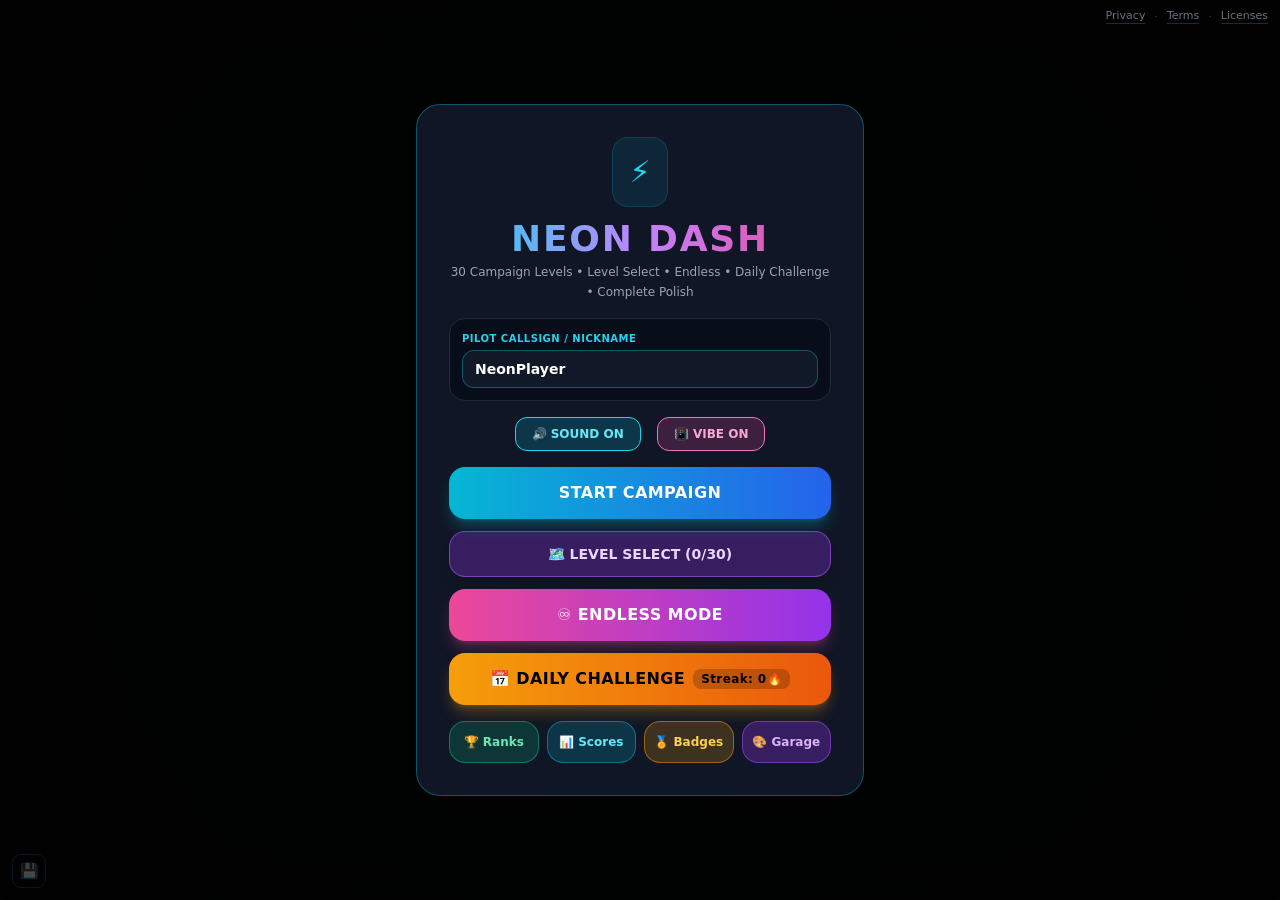
<file: index.html>
<html class=""><head>
        <meta charset="utf-8">
<script src="./assets/boot.js"></script>
        <style>
            .error-boundary {
                border: 2px dashed rgba(255, 0, 0, 0.3);
                position: relative;
            }
            .error-boundary::after {
                content: "⚠️";
                position: absolute;
                top: 0;
                right: 0;
                background: rgba(255, 0, 0, 0.1);
                color: red;
                font-size: 14px;
                padding: 2px 6px;
                border-radius: 0 0 0 4px;
                pointer-events: none;
            }
            .loading-spinner {
                @apply flex items-center justify-center;
                @apply min-h-[200px];
                @apply bg-gradient-to-br from-white/5 to-white/10;
                @apply rounded-xl;
                @apply backdrop-blur-sm;
            }
            .loading-spinner::after {
                content: '';
                @apply w-12 h-12;
                @apply border-4 border-primary/20;
                @apply border-t-primary;
                @apply rounded-full;
                @apply animate-spin;
                @apply shadow-lg;
            }

            /* Base text and background colors for all elements */
            body {
                @apply bg-background text-foreground;
            }

            /* Form elements styling */
            input, textarea, select {
                @apply bg-background text-foreground border-input;
                @apply placeholder:text-muted-foreground;
                @apply focus:outline-none focus:ring-2 focus:ring-ring;
            }

            /* Handle filled state */
            input:not(:placeholder-shown),
            textarea:not(:placeholder-shown),
            select:not(:placeholder-shown) {
                @apply bg-background;
            }

            /* Ensure proper contrast in both modes */
            .dark input, .dark textarea, .dark select {
                @apply bg-background/95;
            }

            input, textarea, select {
                @apply bg-background/95;
            }

            /* Handle disabled state */
            input:disabled,
            textarea:disabled,
            select:disabled {
                @apply opacity-50 cursor-not-allowed;
            }

            /* Button styling */
            button {
                @apply bg-primary text-primary-foreground hover:bg-primary/90;
                @apply disabled:opacity-50 disabled:cursor-not-allowed;
                @apply focus:outline-none focus:ring-2 focus:ring-ring focus:ring-offset-2;
            }

            /* Secondary button variant */
            button.secondary {
                @apply bg-secondary text-secondary-foreground hover:bg-secondary/80;
            }

            /* Card styling */
            .card {
                @apply bg-card text-card-foreground;
                @apply border border-border;
                @apply rounded-lg shadow-sm;
            }

            /* Popover and dropdown styling */
            .popover {
                @apply bg-popover text-popover-foreground;
                @apply border border-border;
                @apply shadow-md rounded-md;
            }

            /* Link styling */
            a {
                @apply text-primary hover:text-primary/80;
                @apply focus:outline-none focus:ring-2 focus:ring-ring;
            }

            /* Muted text */
            .text-muted {
                @apply text-muted-foreground;
            }

            /* Accent backgrounds */
            .bg-accent {
                @apply bg-accent text-accent-foreground;
            }

            /* Destructive elements */
            .destructive {
                @apply bg-destructive text-destructive-foreground hover:bg-destructive/90;
            }

            /* Code blocks and pre elements */
            pre, code {
                @apply bg-muted text-muted-foreground;
                @apply rounded px-[0.3em] py-[0.2em];
            }

            /* Table styling */
            table {
                @apply border-collapse w-full;
            }

            th, td {
                @apply border border-border;
                @apply p-2 text-left;
            }

            th {
                @apply bg-muted font-semibold;
            }

            /* Badge/tag styling */
            .badge {
                @apply inline-flex items-center rounded-full;
                @apply px-2.5 py-0.5 text-xs font-semibold;
                @apply bg-primary/10 text-primary-foreground;
            }

            /* Focus outline for accessibility */
            :focus-visible {
                @apply outline-none ring-2 ring-ring ring-offset-2;
            }

            /* Selection styling */
            ::selection {
                @apply bg-primary/20 text-foreground;
            }
        </style>

        <!-- Styles -->
        <style>
            :root {
                --background: 0 0% 100%;
                --foreground: 222.2 84% 4.9%;
                --card: 0 0% 100%;
                --card-foreground: 222.2 84% 4.9%;
                --popover: 0 0% 100%;
                --popover-foreground: 222.2 84% 4.9%;
                --primary: 222.2 47.4% 11.2%;
                --primary-foreground: 210 40% 98%;
                --secondary: 210 40% 96.1%;
                --secondary-foreground: 222.2 47.4% 11.2%;
                --muted: 210 40% 96.1%;
                --muted-foreground: 215.4 16.3% 46.9%;
                --accent: 210 40% 96.1%;
                --accent-foreground: 222.2 47.4% 11.2%;
                --destructive: 0 84.2% 60.2%;
                --destructive-foreground: 210 40% 98%;
                --border: 214.3 31.8% 91.4%;
                --input: 214.3 31.8% 91.4%;
                --ring: 222.2 84% 4.9%;
                --radius: 0.5rem;
            }
            .dark {
                --background: 222.2 84% 4.9%;
                --foreground: 210 40% 98%;
                --card: 222.2 84% 4.9%;
                --card-foreground: 210 40% 98%;
                --popover: 222.2 84% 4.9%;
                --popover-foreground: 210 40% 98%;
                --primary: 210 40% 98%;
                --primary-foreground: 222.2 47.4% 11.2%;
                --secondary: 217.2 32.6% 17.5%;
                --secondary-foreground: 210 40% 98%;
                --muted: 217.2 32.6% 17.5%;
                --muted-foreground: 215 20.2% 65.1%;
                --accent: 217.2 32.6% 17.5%;
                --accent-foreground: 210 40% 98%;
                --destructive: 0 62.8% 30.6%;
                --destructive-foreground: 210 40% 98%;
                --border: 217.2 32.6% 17.5%;
                --input: 217.2 32.6% 17.5%;
                --ring: 212.7 26.8% 83.9%;
            }
        </style>
        <link rel="stylesheet" href="./assets/tailwind.css">
        <script>
            (window.tailwind=window.tailwind||{}).config = {
                darkMode: ["class"],
                theme: {
                    container: {
                        center: true,
                        padding: "2rem",
                        screens: {
                            "2xl": "1400px",
                        },
                    },
                    extend: {
                        colors: {
                            border: "hsl(var(--border))",
                            input: "hsl(var(--input))",
                            ring: "hsl(var(--ring))",
                            background: "hsl(var(--background))",
                            foreground: "hsl(var(--foreground))",
                            primary: {
                                DEFAULT: "hsl(var(--primary))",
                                foreground: "hsl(var(--primary-foreground))",
                            },
                            secondary: {
                                DEFAULT: "hsl(var(--secondary))",
                                foreground: "hsl(var(--secondary-foreground))",
                            },
                            destructive: {
                                DEFAULT: "hsl(var(--destructive))",
                                foreground: "hsl(var(--destructive-foreground))",
                            },
                            muted: {
                                DEFAULT: "hsl(var(--muted))",
                                foreground: "hsl(var(--muted-foreground))",
                            },
                            accent: {
                                DEFAULT: "hsl(var(--accent))",
                                foreground: "hsl(var(--accent-foreground))",
                            },
                            popover: {
                                DEFAULT: "hsl(var(--popover))",
                                foreground: "hsl(var(--popover-foreground))",
                            },
                            card: {
                                DEFAULT: "hsl(var(--card))",
                                foreground: "hsl(var(--card-foreground))",
                            },
                        },
                        borderRadius: {
                            lg: "var(--radius)",
                            md: "calc(var(--radius) - 2px)",
                            sm: "calc(var(--radius) - 4px)",
                        },
                    },
                },
            }
        </script>

        <!-- Load React only -->
        <script src="./assets/script_0.js"></script>
        <script src="./assets/script_2.js"></script>
        <script src="./assets/script_1.js"></script>

        <script>
            // Ensure React and ReactDOM are globally available
            if (!window.React || !window.ReactDOM) {
               throw new Error('React or ReactDOM not loaded');
            }

            window.React = React;
            window.ReactDOM = ReactDOM;
            window.createPortal = ReactDOM.createPortal;
        </script>
    <style>*, ::before, ::after{--tw-border-spacing-x:0;--tw-border-spacing-y:0;--tw-translate-x:0;--tw-translate-y:0;--tw-rotate:0;--tw-skew-x:0;--tw-skew-y:0;--tw-scale-x:1;--tw-scale-y:1;--tw-pan-x: ;--tw-pan-y: ;--tw-pinch-zoom: ;--tw-scroll-snap-strictness:proximity;--tw-gradient-from-position: ;--tw-gradient-via-position: ;--tw-gradient-to-position: ;--tw-ordinal: ;--tw-slashed-zero: ;--tw-numeric-figure: ;--tw-numeric-spacing: ;--tw-numeric-fraction: ;--tw-ring-inset: ;--tw-ring-offset-width:0px;--tw-ring-offset-color:#fff;--tw-ring-color:rgb(59 130 246 / 0.5);--tw-ring-offset-shadow:0 0 #0000;--tw-ring-shadow:0 0 #0000;--tw-shadow:0 0 #0000;--tw-shadow-colored:0 0 #0000;--tw-blur: ;--tw-brightness: ;--tw-contrast: ;--tw-grayscale: ;--tw-hue-rotate: ;--tw-invert: ;--tw-saturate: ;--tw-sepia: ;--tw-drop-shadow: ;--tw-backdrop-blur: ;--tw-backdrop-brightness: ;--tw-backdrop-contrast: ;--tw-backdrop-grayscale: ;--tw-backdrop-hue-rotate: ;--tw-backdrop-invert: ;--tw-backdrop-opacity: ;--tw-backdrop-saturate: ;--tw-backdrop-sepia: ;--tw-contain-size: ;--tw-contain-layout: ;--tw-contain-paint: ;--tw-contain-style: }::backdrop{--tw-border-spacing-x:0;--tw-border-spacing-y:0;--tw-translate-x:0;--tw-translate-y:0;--tw-rotate:0;--tw-skew-x:0;--tw-skew-y:0;--tw-scale-x:1;--tw-scale-y:1;--tw-pan-x: ;--tw-pan-y: ;--tw-pinch-zoom: ;--tw-scroll-snap-strictness:proximity;--tw-gradient-from-position: ;--tw-gradient-via-position: ;--tw-gradient-to-position: ;--tw-ordinal: ;--tw-slashed-zero: ;--tw-numeric-figure: ;--tw-numeric-spacing: ;--tw-numeric-fraction: ;--tw-ring-inset: ;--tw-ring-offset-width:0px;--tw-ring-offset-color:#fff;--tw-ring-color:rgb(59 130 246 / 0.5);--tw-ring-offset-shadow:0 0 #0000;--tw-ring-shadow:0 0 #0000;--tw-shadow:0 0 #0000;--tw-shadow-colored:0 0 #0000;--tw-blur: ;--tw-brightness: ;--tw-contrast: ;--tw-grayscale: ;--tw-hue-rotate: ;--tw-invert: ;--tw-saturate: ;--tw-sepia: ;--tw-drop-shadow: ;--tw-backdrop-blur: ;--tw-backdrop-brightness: ;--tw-backdrop-contrast: ;--tw-backdrop-grayscale: ;--tw-backdrop-hue-rotate: ;--tw-backdrop-invert: ;--tw-backdrop-opacity: ;--tw-backdrop-saturate: ;--tw-backdrop-sepia: ;--tw-contain-size: ;--tw-contain-layout: ;--tw-contain-paint: ;--tw-contain-style: }/* ! tailwindcss v3.4.17 | MIT License | https://tailwindcss.com */*,::after,::before{box-sizing:border-box;border-width:0;border-style:solid;border-color:#e5e7eb}::after,::before{--tw-content:''}:host,html{line-height:1.5;-webkit-text-size-adjust:100%;-moz-tab-size:4;tab-size:4;font-family:ui-sans-serif, system-ui, sans-serif, "Apple Color Emoji", "Segoe UI Emoji", "Segoe UI Symbol", "Noto Color Emoji";font-feature-settings:normal;font-variation-settings:normal;-webkit-tap-highlight-color:transparent}body{margin:0;line-height:inherit}hr{height:0;color:inherit;border-top-width:1px}abbr:where([title]){-webkit-text-decoration:underline dotted;text-decoration:underline dotted}h1,h2,h3,h4,h5,h6{font-size:inherit;font-weight:inherit}a{color:inherit;text-decoration:inherit}b,strong{font-weight:bolder}code,kbd,pre,samp{font-family:ui-monospace, SFMono-Regular, Menlo, Monaco, Consolas, "Liberation Mono", "Courier New", monospace;font-feature-settings:normal;font-variation-settings:normal;font-size:1em}small{font-size:80%}sub,sup{font-size:75%;line-height:0;position:relative;vertical-align:baseline}sub{bottom:-.25em}sup{top:-.5em}table{text-indent:0;border-color:inherit;border-collapse:collapse}button,input,optgroup,select,textarea{font-family:inherit;font-feature-settings:inherit;font-variation-settings:inherit;font-size:100%;font-weight:inherit;line-height:inherit;letter-spacing:inherit;color:inherit;margin:0;padding:0}button,select{text-transform:none}button,input:where([type=button]),input:where([type=reset]),input:where([type=submit]){-webkit-appearance:button;background-color:transparent;background-image:none}:-moz-focusring{outline:auto}:-moz-ui-invalid{box-shadow:none}progress{vertical-align:baseline}::-webkit-inner-spin-button,::-webkit-outer-spin-button{height:auto}[type=search]{-webkit-appearance:textfield;outline-offset:-2px}::-webkit-search-decoration{-webkit-appearance:none}::-webkit-file-upload-button{-webkit-appearance:button;font:inherit}summary{display:list-item}blockquote,dd,dl,figure,h1,h2,h3,h4,h5,h6,hr,p,pre{margin:0}fieldset{margin:0;padding:0}legend{padding:0}menu,ol,ul{list-style:none;margin:0;padding:0}dialog{padding:0}textarea{resize:vertical}input::placeholder,textarea::placeholder{opacity:1;color:#9ca3af}[role=button],button{cursor:pointer}:disabled{cursor:default}audio,canvas,embed,iframe,img,object,svg,video{display:block;vertical-align:middle}img,video{max-width:100%;height:auto}[hidden]:where(:not([hidden=until-found])){display:none}.absolute{position:absolute}.relative{position:relative}.inset-0{inset:0px}.z-30{z-index:30}.my-auto{margin-top:auto;margin-bottom:auto}.mb-1{margin-bottom:0.25rem}.mb-3{margin-bottom:0.75rem}.mb-4{margin-bottom:1rem}.block{display:block}.inline-block{display:inline-block}.flex{display:flex}.grid{display:grid}.h-full{height:100%}.h-screen{height:100vh}.w-full{width:100%}.max-w-md{max-width:28rem}.transform{transform:translate(var(--tw-translate-x), var(--tw-translate-y)) rotate(var(--tw-rotate)) skewX(var(--tw-skew-x)) skewY(var(--tw-skew-y)) scaleX(var(--tw-scale-x)) scaleY(var(--tw-scale-y))}@keyframes bounce{0%, 100%{transform:translateY(-25%);animation-timing-function:cubic-bezier(0.8,0,1,1)}50%{transform:none;animation-timing-function:cubic-bezier(0,0,0.2,1)}}.animate-bounce{animation:bounce 1s infinite}.cursor-pointer{cursor:pointer}.select-none{-webkit-user-select:none;user-select:none}.grid-cols-4{grid-template-columns:repeat(4, minmax(0, 1fr))}.flex-col{flex-direction:column}.items-center{align-items:center}.justify-center{justify-content:center}.gap-2{gap:0.5rem}.space-x-2 > :not([hidden]) ~ :not([hidden]){--tw-space-x-reverse:0;margin-right:calc(0.5rem * var(--tw-space-x-reverse));margin-left:calc(0.5rem * calc(1 - var(--tw-space-x-reverse)))}.space-x-4 > :not([hidden]) ~ :not([hidden]){--tw-space-x-reverse:0;margin-right:calc(1rem * var(--tw-space-x-reverse));margin-left:calc(1rem * calc(1 - var(--tw-space-x-reverse)))}.space-y-3 > :not([hidden]) ~ :not([hidden]){--tw-space-y-reverse:0;margin-top:calc(0.75rem * calc(1 - var(--tw-space-y-reverse)));margin-bottom:calc(0.75rem * var(--tw-space-y-reverse))}.overflow-hidden{overflow:hidden}.overflow-y-auto{overflow-y:auto}.rounded-2xl{border-radius:1rem}.rounded-3xl{border-radius:1.5rem}.rounded-lg{border-radius:var(--radius)}.rounded-xl{border-radius:0.75rem}.border{border-width:1px}.border-amber-500\/50{border-color:rgb(245 158 11 / 0.5)}.border-cyan-400{--tw-border-opacity:1;border-color:rgb(34 211 238 / var(--tw-border-opacity, 1))}.border-cyan-500\/20{border-color:rgb(6 182 212 / 0.2)}.border-cyan-500\/40{border-color:rgb(6 182 212 / 0.4)}.border-cyan-500\/50{border-color:rgb(6 182 212 / 0.5)}.border-emerald-500\/50{border-color:rgb(16 185 129 / 0.5)}.border-gray-800{--tw-border-opacity:1;border-color:rgb(31 41 55 / var(--tw-border-opacity, 1))}.border-pink-400{--tw-border-opacity:1;border-color:rgb(244 114 182 / var(--tw-border-opacity, 1))}.border-purple-500\/50{border-color:rgb(168 85 247 / 0.5)}.border-purple-500\/60{border-color:rgb(168 85 247 / 0.6)}.bg-background{background-color:hsl(var(--background))}.bg-amber-500\/20{background-color:rgb(245 158 11 / 0.2)}.bg-black{--tw-bg-opacity:1;background-color:rgb(0 0 0 / var(--tw-bg-opacity, 1))}.bg-black\/20{background-color:rgb(0 0 0 / 0.2)}.bg-black\/90{background-color:rgb(0 0 0 / 0.9)}.bg-cyan-500\/10{background-color:rgb(6 182 212 / 0.1)}.bg-cyan-500\/20{background-color:rgb(6 182 212 / 0.2)}.bg-emerald-500\/20{background-color:rgb(16 185 129 / 0.2)}.bg-gray-900{--tw-bg-opacity:1;background-color:rgb(17 24 39 / var(--tw-bg-opacity, 1))}.bg-gray-900\/95{background-color:rgb(17 24 39 / 0.95)}.bg-gray-950\/60{background-color:rgb(3 7 18 / 0.6)}.bg-pink-500\/20{background-color:rgb(236 72 153 / 0.2)}.bg-purple-600\/30{background-color:rgb(147 51 234 / 0.3)}.bg-gradient-to-r{background-image:linear-gradient(to right, var(--tw-gradient-stops))}.from-amber-500{--tw-gradient-from:#f59e0b var(--tw-gradient-from-position);--tw-gradient-to:rgb(245 158 11 / 0) var(--tw-gradient-to-position);--tw-gradient-stops:var(--tw-gradient-from), var(--tw-gradient-to)}.from-cyan-400{--tw-gradient-from:#22d3ee var(--tw-gradient-from-position);--tw-gradient-to:rgb(34 211 238 / 0) var(--tw-gradient-to-position);--tw-gradient-stops:var(--tw-gradient-from), var(--tw-gradient-to)}.from-cyan-500{--tw-gradient-from:#06b6d4 var(--tw-gradient-from-position);--tw-gradient-to:rgb(6 182 212 / 0) var(--tw-gradient-to-position);--tw-gradient-stops:var(--tw-gradient-from), var(--tw-gradient-to)}.from-pink-500{--tw-gradient-from:#ec4899 var(--tw-gradient-from-position);--tw-gradient-to:rgb(236 72 153 / 0) var(--tw-gradient-to-position);--tw-gradient-stops:var(--tw-gradient-from), var(--tw-gradient-to)}.via-purple-400{--tw-gradient-to:rgb(192 132 252 / 0)  var(--tw-gradient-to-position);--tw-gradient-stops:var(--tw-gradient-from), #c084fc var(--tw-gradient-via-position), var(--tw-gradient-to)}.to-blue-600{--tw-gradient-to:#2563eb var(--tw-gradient-to-position)}.to-orange-600{--tw-gradient-to:#ea580c var(--tw-gradient-to-position)}.to-pink-500{--tw-gradient-to:#ec4899 var(--tw-gradient-to-position)}.to-purple-600{--tw-gradient-to:#9333ea var(--tw-gradient-to-position)}.bg-clip-text{-webkit-background-clip:text;background-clip:text}.p-3{padding:0.75rem}.p-4{padding:1rem}.p-6{padding:1.5rem}.p-8{padding:2rem}.px-2{padding-left:0.5rem;padding-right:0.5rem}.px-3{padding-left:0.75rem;padding-right:0.75rem}.px-4{padding-left:1rem;padding-right:1rem}.py-0\.5{padding-top:0.125rem;padding-bottom:0.125rem}.py-2{padding-top:0.5rem;padding-bottom:0.5rem}.py-3{padding-top:0.75rem;padding-bottom:0.75rem}.py-3\.5{padding-top:0.875rem;padding-bottom:0.875rem}.pt-1{padding-top:0.25rem}.text-left{text-align:left}.text-center{text-align:center}.font-sans{font-family:ui-sans-serif, system-ui, sans-serif, "Apple Color Emoji", "Segoe UI Emoji", "Segoe UI Symbol", "Noto Color Emoji"}.text-3xl{font-size:1.875rem;line-height:2.25rem}.text-4xl{font-size:2.25rem;line-height:2.5rem}.text-\[10px\]{font-size:10px}.text-base{font-size:1rem;line-height:1.5rem}.text-sm{font-size:0.875rem;line-height:1.25rem}.text-xs{font-size:0.75rem;line-height:1rem}.font-black{font-weight:900}.font-bold{font-weight:700}.font-extrabold{font-weight:800}.uppercase{text-transform:uppercase}.leading-relaxed{line-height:1.625}.tracking-wide{letter-spacing:0.025em}.tracking-wider{letter-spacing:0.05em}.text-foreground{color:hsl(var(--foreground))}.text-amber-300{--tw-text-opacity:1;color:rgb(252 211 77 / var(--tw-text-opacity, 1))}.text-black{--tw-text-opacity:1;color:rgb(0 0 0 / var(--tw-text-opacity, 1))}.text-cyan-300{--tw-text-opacity:1;color:rgb(103 232 249 / var(--tw-text-opacity, 1))}.text-cyan-400{--tw-text-opacity:1;color:rgb(34 211 238 / var(--tw-text-opacity, 1))}.text-emerald-300{--tw-text-opacity:1;color:rgb(110 231 183 / var(--tw-text-opacity, 1))}.text-gray-400{--tw-text-opacity:1;color:rgb(156 163 175 / var(--tw-text-opacity, 1))}.text-pink-300{--tw-text-opacity:1;color:rgb(249 168 212 / var(--tw-text-opacity, 1))}.text-purple-200{--tw-text-opacity:1;color:rgb(233 213 255 / var(--tw-text-opacity, 1))}.text-purple-300{--tw-text-opacity:1;color:rgb(216 180 254 / var(--tw-text-opacity, 1))}.text-transparent{color:transparent}.text-white{--tw-text-opacity:1;color:rgb(255 255 255 / var(--tw-text-opacity, 1))}.shadow-2xl{--tw-shadow:0 25px 50px -12px rgb(0 0 0 / 0.25);--tw-shadow-colored:0 25px 50px -12px var(--tw-shadow-color);box-shadow:var(--tw-ring-offset-shadow, 0 0 #0000), var(--tw-ring-shadow, 0 0 #0000), var(--tw-shadow)}.shadow-lg{--tw-shadow:0 10px 15px -3px rgb(0 0 0 / 0.1), 0 4px 6px -4px rgb(0 0 0 / 0.1);--tw-shadow-colored:0 10px 15px -3px var(--tw-shadow-color), 0 4px 6px -4px var(--tw-shadow-color);box-shadow:var(--tw-ring-offset-shadow, 0 0 #0000), var(--tw-ring-shadow, 0 0 #0000), var(--tw-shadow)}.shadow-amber-500\/30{--tw-shadow-color:rgb(245 158 11 / 0.3);--tw-shadow:var(--tw-shadow-colored)}.shadow-cyan-500\/30{--tw-shadow-color:rgb(6 182 212 / 0.3);--tw-shadow:var(--tw-shadow-colored)}.shadow-pink-500\/30{--tw-shadow-color:rgb(236 72 153 / 0.3);--tw-shadow:var(--tw-shadow-colored)}.backdrop-blur-xl{--tw-backdrop-blur:blur(24px);-webkit-backdrop-filter:var(--tw-backdrop-blur) var(--tw-backdrop-brightness) var(--tw-backdrop-contrast) var(--tw-backdrop-grayscale) var(--tw-backdrop-hue-rotate) var(--tw-backdrop-invert) var(--tw-backdrop-opacity) var(--tw-backdrop-saturate) var(--tw-backdrop-sepia);backdrop-filter:var(--tw-backdrop-blur) var(--tw-backdrop-brightness) var(--tw-backdrop-contrast) var(--tw-backdrop-grayscale) var(--tw-backdrop-hue-rotate) var(--tw-backdrop-invert) var(--tw-backdrop-opacity) var(--tw-backdrop-saturate) var(--tw-backdrop-sepia)}.transition-all{transition-property:all;transition-timing-function:cubic-bezier(0.4, 0, 0.2, 1);transition-duration:150ms}.hover\:bg-amber-500\/30:hover{background-color:rgb(245 158 11 / 0.3)}.hover\:bg-cyan-500\/30:hover{background-color:rgb(6 182 212 / 0.3)}.hover\:bg-emerald-500\/30:hover{background-color:rgb(16 185 129 / 0.3)}.hover\:bg-purple-600\/50:hover{background-color:rgb(147 51 234 / 0.5)}.hover\:from-amber-400:hover{--tw-gradient-from:#fbbf24 var(--tw-gradient-from-position);--tw-gradient-to:rgb(251 191 36 / 0) var(--tw-gradient-to-position);--tw-gradient-stops:var(--tw-gradient-from), var(--tw-gradient-to)}.hover\:from-cyan-400:hover{--tw-gradient-from:#22d3ee var(--tw-gradient-from-position);--tw-gradient-to:rgb(34 211 238 / 0) var(--tw-gradient-to-position);--tw-gradient-stops:var(--tw-gradient-from), var(--tw-gradient-to)}.hover\:from-pink-400:hover{--tw-gradient-from:#f472b6 var(--tw-gradient-from-position);--tw-gradient-to:rgb(244 114 182 / 0) var(--tw-gradient-to-position);--tw-gradient-stops:var(--tw-gradient-from), var(--tw-gradient-to)}.hover\:to-blue-500:hover{--tw-gradient-to:#3b82f6 var(--tw-gradient-to-position)}.hover\:to-orange-500:hover{--tw-gradient-to:#f97316 var(--tw-gradient-to-position)}.hover\:to-purple-500:hover{--tw-gradient-to:#a855f7 var(--tw-gradient-to-position)}.focus\:border-cyan-400:focus{--tw-border-opacity:1;border-color:rgb(34 211 238 / var(--tw-border-opacity, 1))}.focus\:outline-none:focus{outline:2px solid transparent;outline-offset:2px}.active\:scale-95:active{--tw-scale-x:.95;--tw-scale-y:.95;transform:translate(var(--tw-translate-x), var(--tw-translate-y)) rotate(var(--tw-rotate)) skewX(var(--tw-skew-x)) skewY(var(--tw-skew-y)) scaleX(var(--tw-scale-x)) scaleY(var(--tw-scale-y))}</style><meta name="viewport" content="width=device-width, initial-scale=1, viewport-fit=cover">
<title>NEON DASH — Neon Arcade Runner</title>
<meta name="description" content="NEON DASH — a 30-level neon arcade runner. Campaign mode, Endless, daily challenge and 23 achievements. Free to play in your browser, no download, works offline.">
<meta name="theme-color" content="#05070d">
<meta name="color-scheme" content="dark">
<link rel="icon" type="image/svg+xml" href="./favicon.svg">
<link rel="manifest" href="./manifest.webmanifest">
<link rel="apple-touch-icon" href="./icon-512.png">
<meta property="og:type" content="website">
<meta property="og:title" content="NEON DASH — Neon Arcade Runner">
<meta property="og:description" content="A 30-level neon arcade runner with campaign mode, Endless, daily challenges and 23 achievements. Free in your browser — no download, works offline.">
<meta property="og:image" content="https://neon-dash.neondash.workers.dev/og-image.png">
<meta property="og:url" content="https://neon-dash.neondash.workers.dev/">
<link rel="canonical" href="https://neon-dash.neondash.workers.dev/">
<meta name="twitter:card" content="summary_large_image">
<meta name="twitter:title" content="NEON DASH — Neon Arcade Runner">
<meta name="twitter:description" content="A 30-level neon arcade runner with campaign mode, Endless, daily challenges and 23 achievements. Free in your browser — no download, works offline.">
<meta name="twitter:image:alt" content="NEON DASH — neon arcade runner gameplay">
<meta name="twitter:image" content="https://neon-dash.neondash.workers.dev/og-image.png">
<style>
#nd-loader{position:fixed;inset:0;z-index:99999;display:flex;flex-direction:column;align-items:center;justify-content:center;gap:18px;background:#05070d;font-family:system-ui,-apple-system,sans-serif;transition:opacity .45s}
#nd-loader .nd-logo{font-size:clamp(24px,7vw,40px);font-weight:800;letter-spacing:.22em;color:#67e8f9;text-shadow:0 0 24px rgba(34,211,238,.55)}
#nd-loader .nd-track{width:min(220px,60vw);height:4px;border-radius:99px;background:#1e293b;overflow:hidden}
#nd-bar{width:0%;height:100%;background:linear-gradient(90deg,#22d3ee,#a855f7);transition:width .3s}
#nd-msg{font-size:12px;letter-spacing:.08em;color:#94a3b8}
#nd-msg.nd-err{color:#fca5a5;text-align:center;max-width:80vw}
</style>
<!-- ===== ANALITIK (Umami Cloud) =====================================
     Cerezsiz + kisisel veri toplamaz -> onay banner'i GEREKMEZ.
     Amac: "oyuncular hangi seviyede birakiyor" sorusunu cevaplamak.
     ONEMLI: ND_UMAMI_ID bos/placeholder iken HICBIR istek yapilmaz,
     hicbir dis script yuklenmez -> oyun %100 eskisi gibi calisir.
     Website ID'yi alinca SADECE asagidaki tek satiri degistir. -->
<script>
  window.ND_UMAMI_ID = "22d25e30-03df-4b33-b7b6-4b8f7ddb8ac1";

  /* ndTrack: olay gonderir. Umami scripti henuz yuklenmediyse olayi
     kuyruga alir, script gelince sirayla gonderir -> ilk saniyelerdeki
     olaylar kaybolmaz. Hata olursa sessizce yutar: analitik oyunu bozmaz. */
  window.ndTrack = (function () {
    var queue = [];
    function ready() { return typeof window.umami !== "undefined" && window.umami.track; }
    function flush() {
      if (!ready()) return false;
      while (queue.length) {
        var ev = queue.shift();
        try { window.umami.track(ev.n, ev.d); } catch (e) {}
      }
      return true;
    }
    window.ndFlush = flush;
    return function (name, data) {
      var ev = { n: name, d: data || {} };
      if (flush()) { try { window.umami.track(ev.n, ev.d); } catch (e) {} return; }
      if (queue.length < 20) queue.push(ev);
    };
  })();

  (function () {
    if (!window.ND_UMAMI_ID) return;
    var h = location.hostname;
    /* Yerel testler (1-OYUNU-AC.bat, localhost, dosyadan acma) istatistigi
       kirletmesin diye sadece GERCEK alan adinda calisir. */
    if (location.protocol === "file:" || !h || h === "localhost" || h === "127.0.0.1") return;
    var s = document.createElement("script");
    s.defer = true;
    s.src = "https://cloud.umami.is/script.js";
    s.setAttribute("data-website-id", window.ND_UMAMI_ID);
    s.onload = function () { try { window.ndFlush(); } catch (e) {} };
    document.head.appendChild(s);
  })();

  /* ===== ODULLU REKLAM (portal SDK'si) ================================
     KURAL: reklam SADECE oyuncunun kendi secimiyle, asla araya giren reklam.
     Reklam yalnizca PORTALDA calisir (oyun iframe icinde) veya ?ads=test ile.
     Kendi sitemizde SDK hic yuklenmez -> reklam yok, oyun ayni kalir, ek istek yok.
     Portalda SDK bulunursa odul butonu otomatik gorunur; bulunmazsa gizlenir. */
  /* PORTAL SES AYARI (CrazyGames): portal "sesi kapat" derse oyunun kendi ses
     dugmesi acik olsa bile ses kapali kalir (SDK kurali). Reklam oynarken de
     susar. Portal yoksa hicbir sey yapmaz; ?muteAudio=true ile yerelde test edilir. */
  window.ndPortalAudio = (function () {
    function sdk() { return window.CrazyGames && window.CrazyGames.SDK; }
    var base = false;
    function apply(on) {
      window.ndMute = !!on;
      try { if (typeof window.ndForceMute === "function") window.ndForceMute(window.ndMute); } catch (e) {}
    }
    function read() {
      var m = false;
      try { var st = sdk() && sdk().game && sdk().game.settings; if (st) m = !!st.muteAudio; } catch (e) {}
      base = m;
      apply(m);
    }
    return {
      init: function () {
        read();
        /* read() portaldan geleni uygular; test parametresi ondan SONRA gelmeli. */
        if (/[?&]muteAudio=true/.test(location.search)) { base = true; apply(true); }
        try {
          var g = sdk() && sdk().game;
          if (!g) return;
          var fn = g.addSettingsChangeListener || g.onSettingsChange || g.addSettingsChangeCallback;
          if (typeof fn === "function") fn.call(g, read);
        } catch (e) {}
      },
      adMute: function (on) { apply(on ? true : base); }
    };
  })();

  /* Her durumda bir kez calistir: window.ndMute net bir deger alir (false).
     SDK yuklendiginde a.onload icinde tekrar cagrilir ve portal ayarini uygular. */
  try { window.ndPortalAudio.init(); } catch (e) {}

  /* PORTAL OYUN DURUMU (CrazyGames): "oyun basladi / bitti" sinyali.
     Portal yoksa hicbir sey yapmaz; kendi sitemizde etkisizdir.
     Basic Launch icin sart degil, Full Launch icin zorunlu. */
  window.ndGameplay = (function () {
    var on = false;
    function call(fn) {
      try {
        var s = window.CrazyGames && window.CrazyGames.SDK;
        if (s && s.game && typeof s.game[fn] === "function") s.game[fn]();
      } catch (e) {}
    }
    return {
      start: function () { if (on) return; on = true; call("gameplayStart"); },
      stop: function () { if (!on) return; on = false; call("gameplayStop"); }
    };
  })();

  window.ndAds = (function () {
    var test = /[?&]ads=test/.test(location.search);
    var inFrame = false;
    try { inFrame = window.self !== window.top; } catch (e) { inFrame = true; }
    function sdk() { return window.CrazyGames && window.CrazyGames.SDK; }
    function ready() { var s = sdk(); return !!(s && s.ad && s.ad.requestAd); }

    if (inFrame && !test) {
      var a = document.createElement("script");
      a.defer = true;
      a.src = "https://sdk.crazygames.com/crazygames-sdk-v3.js";
      a.onload = function () { try { var s = sdk(); s && s.init && s.init(); if (window.ndPortalAudio) window.ndPortalAudio.init(); } catch (e) {} };
      document.head.appendChild(a);
    }

    return {
      available: function () { return test || ready(); },
      isTest: function () { return test; },
      /* GECIS REKLAMI: oyunun dogal duraklama aninda (seviye gecisi).
         SDK yoksa veya hata olursa sessizce devam eder — oyun asla takilmaz. */
      showMidgame: function (onDone) {
        var done = false;
        function finish() { if (done) return; done = true; if (onDone) onDone(); }
        if (test) { setTimeout(finish, 900); return; }
        if (!ready()) { finish(); return; }
        try {
          sdk().ad.requestAd("midgame", {
            adStarted: function () { if (window.ndPortalAudio) window.ndPortalAudio.adMute(true); },
            adFinished: function () { if (window.ndPortalAudio) window.ndPortalAudio.adMute(false); finish(); },
            adError: function () { if (window.ndPortalAudio) window.ndPortalAudio.adMute(false); finish(); }
          });
        } catch (e) { finish(); }
        setTimeout(finish, 9000);  /* guvenlik: SDK sessiz kalirsa oyun devam etsin */
      },
      showRewarded: function (onReward, onFail) {
        if (test) { setTimeout(onReward, 900); return; }  /* test: aninda odul */
        if (!ready()) { if (onFail) onFail(); return; }
        try {
          sdk().ad.requestAd("rewarded", {
            adStarted: function () { if (window.ndPortalAudio) window.ndPortalAudio.adMute(true); },
            adFinished: function () { if (window.ndPortalAudio) window.ndPortalAudio.adMute(false); if (onReward) onReward(); },
            adError: function () { if (window.ndPortalAudio) window.ndPortalAudio.adMute(false); if (onFail) onFail(); }
          });
        } catch (e) { if (onFail) onFail(); }
      }
    };
  })();
</script>
</head>
    <body class="bg-background text-foreground">
<div id="nd-loader"><div class="nd-logo">NEON DASH</div><div class="nd-track"><div id="nd-bar"></div></div><div id="nd-msg">Yukleniyor...</div></div>
        <div id="root"><div class="relative w-full h-screen bg-black text-white flex flex-col items-center justify-center overflow-hidden select-none font-sans"><canvas class="block w-full h-full" width="1436" height="670"></canvas><div class="absolute inset-0 bg-black/90 backdrop-blur-xl flex flex-col items-center justify-center p-6 z-30 overflow-y-auto"><div class="text-center max-w-md w-full bg-gray-900/95 border border-cyan-500/40 p-8 rounded-3xl shadow-2xl my-auto"><div class="inline-block p-4 bg-cyan-500/10 rounded-2xl mb-3 border border-cyan-500/20 text-cyan-400 text-3xl animate-bounce">⚡</div><h1 class="text-4xl font-black tracking-wider text-transparent bg-clip-text bg-gradient-to-r from-cyan-400 via-purple-400 to-pink-500 mb-1">NEON DASH</h1><p class="text-gray-400 text-xs mb-4 leading-relaxed">30 Campaign Levels • Level Select • Endless • Daily Challenge • Complete Polish</p><div class="mb-4 text-left bg-gray-950/60 p-3 rounded-2xl border border-gray-800"><label class="text-[10px] font-bold text-cyan-400 uppercase tracking-wider block mb-1">PILOT CALLSIGN / NICKNAME</label><input type="text" maxlength="16" class="w-full bg-gray-900 border border-cyan-500/40 rounded-xl px-3 py-2 text-sm text-white font-bold focus:outline-none focus:border-cyan-400" placeholder="Enter pilot name..." value="NeonPlayer"></div><div class="flex justify-center space-x-4 mb-4 text-xs font-bold"><button class="px-4 py-2 rounded-xl border transition-all cursor-pointer bg-cyan-500/20 border-cyan-400 text-cyan-300">🔊 SOUND ON</button><button class="px-4 py-2 rounded-xl border transition-all cursor-pointer bg-pink-500/20 border-pink-400 text-pink-300">📳 VIBE ON</button></div><div class="space-y-3"><button class="w-full py-3.5 bg-gradient-to-r from-cyan-500 to-blue-600 hover:from-cyan-400 hover:to-blue-500 text-white font-extrabold rounded-2xl shadow-lg shadow-cyan-500/30 transition-all transform active:scale-95 cursor-pointer text-base tracking-wide">START CAMPAIGN</button><button class="w-full py-3 bg-purple-600/30 hover:bg-purple-600/50 border border-purple-500/60 text-purple-200 font-extrabold rounded-2xl shadow-lg transition-all transform active:scale-95 cursor-pointer text-sm">🗺️ LEVEL SELECT (0/30)</button><button class="w-full py-3.5 bg-gradient-to-r from-pink-500 to-purple-600 hover:from-pink-400 hover:to-purple-500 text-white font-extrabold rounded-2xl shadow-lg shadow-pink-500/30 transition-all transform active:scale-95 cursor-pointer text-base tracking-wide">♾️ ENDLESS MODE</button><button class="w-full py-3.5 bg-gradient-to-r from-amber-500 to-orange-600 hover:from-amber-400 hover:to-orange-500 text-black font-extrabold rounded-2xl shadow-lg shadow-amber-500/30 transition-all transform active:scale-95 cursor-pointer text-base tracking-wide flex items-center justify-center space-x-2"><span>📅 DAILY CHALLENGE</span><span class="bg-black/20 px-2 py-0.5 rounded-lg text-xs text-black">Streak: 0🔥</span></button><div class="grid grid-cols-4 gap-2 pt-1"><button class="py-3 bg-emerald-500/20 hover:bg-emerald-500/30 border border-emerald-500/50 text-emerald-300 font-bold rounded-2xl transition-all cursor-pointer text-xs">🏆 Ranks</button><button class="py-3 bg-cyan-500/20 hover:bg-cyan-500/30 border border-cyan-500/50 text-cyan-300 font-bold rounded-2xl transition-all cursor-pointer text-xs">📊 Scores</button><button class="py-3 bg-amber-500/20 hover:bg-amber-500/30 border border-amber-500/50 text-amber-300 font-bold rounded-2xl transition-all cursor-pointer text-xs">🏅 Badges</button><button class="py-3 bg-purple-600/30 hover:bg-purple-600/50 border border-purple-500/50 text-purple-300 font-bold rounded-2xl transition-all cursor-pointer text-xs">🎨 Garage</button></div></div></div></div></div></div>
        <script>
            var App = (() => {
  var __create = Object.create;
  var __defProp = Object.defineProperty;
  var __defProps = Object.defineProperties;
  var __getOwnPropDesc = Object.getOwnPropertyDescriptor;
  var __getOwnPropDescs = Object.getOwnPropertyDescriptors;
  var __getOwnPropNames = Object.getOwnPropertyNames;
  var __getOwnPropSymbols = Object.getOwnPropertySymbols;
  var __getProtoOf = Object.getPrototypeOf;
  var __hasOwnProp = Object.prototype.hasOwnProperty;
  var __propIsEnum = Object.prototype.propertyIsEnumerable;
  var __defNormalProp = (obj, key, value) => key in obj ? __defProp(obj, key, { enumerable: true, configurable: true, writable: true, value }) : obj[key] = value;
  var __spreadValues = (a, b) => {
    for (var prop in b || (b = {}))
      if (__hasOwnProp.call(b, prop))
        __defNormalProp(a, prop, b[prop]);
    if (__getOwnPropSymbols)
      for (var prop of __getOwnPropSymbols(b)) {
        if (__propIsEnum.call(b, prop))
          __defNormalProp(a, prop, b[prop]);
      }
    return a;
  };
  var __spreadProps = (a, b) => __defProps(a, __getOwnPropDescs(b));
  var __commonJS = (cb, mod) => function __require() {
    return mod || (0, cb[__getOwnPropNames(cb)[0]])((mod = { exports: {} }).exports, mod), mod.exports;
  };
  var __export = (target, all) => {
    for (var name in all)
      __defProp(target, name, { get: all[name], enumerable: true });
  };
  var __copyProps = (to, from, except, desc) => {
    if (from && typeof from === "object" || typeof from === "function") {
      for (let key of __getOwnPropNames(from))
        if (!__hasOwnProp.call(to, key) && key !== except)
          __defProp(to, key, { get: () => from[key], enumerable: !(desc = __getOwnPropDesc(from, key)) || desc.enumerable });
    }
    return to;
  };
  var __toESM = (mod, isNodeMode, target) => (target = mod != null ? __create(__getProtoOf(mod)) : {}, __copyProps(
    // If the importer is in node compatibility mode or this is not an ESM
    // file that has been converted to a CommonJS file using a Babel-
    // compatible transform (i.e. "__esModule" has not been set), then set
    // "default" to the CommonJS "module.exports" for node compatibility.
    isNodeMode || !mod || !mod.__esModule ? __defProp(target, "default", { value: mod, enumerable: true }) : target,
    mod
  ));
  var __toCommonJS = (mod) => __copyProps(__defProp({}, "__esModule", { value: true }), mod);

  // react-globals:react
  var require_react = __commonJS({
    "react-globals:react"(exports, module) {
      module.exports = window.React;
    }
  });

  // <stdin>
  var stdin_exports = {};
  __export(stdin_exports, {
    default: () => App
  });
  var import_react = __toESM(require_react());
  var SoundEngine = class {
    constructor() {
      this.ctx = null;
      this.soundEnabled = true;
      this.vibrationEnabled = true;
    }
    init() {
      if (!this.ctx) {
        try {
          const AudioCtx = window.AudioContext || window.webkitAudioContext;
          if (AudioCtx)
            this.ctx = new AudioCtx();
        } catch (e) {
        }
      }
      if (this.ctx && this.ctx.state === "suspended") {
        this.ctx.resume();
      }
    }
    vibrate(pattern) {
      if (!this.vibrationEnabled)
        return;
      try {
        if (typeof window !== "undefined" && window.navigator && window.navigator.vibrate) {
          window.navigator.vibrate(pattern);
        }
      } catch (e) {
      }
    }
    playTone(freq, type, duration, vol = 0.08) {
      if (!this.soundEnabled || !this.ctx)
        return;
      try {
        const osc = this.ctx.createOscillator();
        const gain = this.ctx.createGain();
        osc.type = type;
        osc.frequency.setValueAtTime(freq, this.ctx.currentTime);
        gain.gain.setValueAtTime(vol, this.ctx.currentTime);
        gain.gain.exponentialRampToValueAtTime(1e-4, this.ctx.currentTime + duration);
        osc.connect(gain);
        gain.connect(this.ctx.destination);
        osc.start();
        osc.stop(this.ctx.currentTime + duration);
      } catch (e) {
      }
    }
    playCollect() {
      this.playTone(880, "sine", 0.08, 0.1);
      setTimeout(() => this.playTone(1174.66, "sine", 0.12, 0.12), 60);
      this.vibrate(20);
    }
    playPowerUp() {
      this.playTone(523.25, "triangle", 0.1, 0.12);
      setTimeout(() => this.playTone(659.25, "triangle", 0.1, 0.12), 80);
      setTimeout(() => this.playTone(1046.5, "sine", 0.22, 0.15), 160);
      this.vibrate([30, 40, 30]);
    }
    playExtraLife() {
      this.playTone(523.25, "sine", 0.08, 0.12);
      setTimeout(() => this.playTone(659.25, "sine", 0.08, 0.14), 80);
      setTimeout(() => this.playTone(783.99, "sine", 0.15, 0.16), 160);
      setTimeout(() => this.playTone(1046.5, "sine", 0.25, 0.18), 260);
      this.vibrate([40, 50, 40, 60]);
    }
    playHit() {
      this.playTone(140, "sawtooth", 0.18, 0.22);
      setTimeout(() => this.playTone(90, "sawtooth", 0.25, 0.25), 80);
      this.vibrate(70);
    }
    playLevelComplete() {
      this.playTone(523.25, "sine", 0.12, 0.15);
      setTimeout(() => this.playTone(659.25, "sine", 0.12, 0.15), 100);
      setTimeout(() => this.playTone(783.99, "sine", 0.15, 0.18), 200);
      setTimeout(() => this.playTone(1046.5, "triangle", 0.35, 0.22), 320);
      this.vibrate([50, 50, 80, 100]);
    }
    playWorldTransition() {
      this.playTone(220, "sine", 0.2, 0.15);
      setTimeout(() => this.playTone(440, "sine", 0.2, 0.18), 120);
      setTimeout(() => this.playTone(880, "sine", 0.3, 0.2), 240);
      this.vibrate([30, 30, 30]);
    }
    playAchievementUnlock() {
      this.playTone(659.25, "sine", 0.1, 0.15);
      setTimeout(() => this.playTone(830.61, "sine", 0.1, 0.18), 90);
      setTimeout(() => this.playTone(987.77, "sine", 0.12, 0.2), 180);
      setTimeout(() => this.playTone(1318.51, "triangle", 0.35, 0.25), 280);
      this.vibrate([60, 60, 100]);
    }
    playNewHighScore() {
      this.playTone(440, "sine", 0.1, 0.15);
      setTimeout(() => this.playTone(554.37, "sine", 0.1, 0.18), 90);
      setTimeout(() => this.playTone(659.25, "sine", 0.12, 0.2), 180);
      setTimeout(() => this.playTone(880, "triangle", 0.4, 0.25), 280);
      this.vibrate([40, 80, 40, 120]);
    }
  };
  var audioSynth = new SoundEngine();
  var WORLDS = [
    { id: 1, name: "NEON GARDEN", minLevel: 1, maxLevel: 5, palette: { primary: "#10b981", secondary: "#06b6d4", bg: "#02180e" }, desc: "Organic cyber-foliage & glowing flora." },
    { id: 2, name: "CYBER GRID", minLevel: 6, maxLevel: 10, palette: { primary: "#3b82f6", secondary: "#d946ef", bg: "#040d1a" }, desc: "Holographic matrix barriers & digital pulse grids." },
    { id: 3, name: "ELECTRIC SPACE", minLevel: 11, maxLevel: 15, palette: { primary: "#6366f1", secondary: "#ec4899", bg: "#06041a" }, desc: "Twinkling nebulae, cosmic dust & stellar rings." },
    { id: 4, name: "QUANTUM ZONE", minLevel: 16, maxLevel: 20, palette: { primary: "#d946ef", secondary: "#8b5cf6", bg: "#14031a" }, desc: "Dimensional energy portals & shifting geometry." },
    { id: 5, name: "DARK NEON", minLevel: 21, maxLevel: 25, palette: { primary: "#ef4444", secondary: "#f97316", bg: "#120203" }, desc: "High contrast, hazard crystals & dangerous pulses." },
    { id: 6, name: "COSMIC CORE", minLevel: 26, maxLevel: 30, palette: { primary: "#00f2fe", secondary: "#ffffff", bg: "#030112" }, desc: "Dynamic stellar flares & endgame final core boss." }
  ];
  var getWorldForLevel = (lvl) => WORLDS.find((w) => lvl >= w.minLevel && lvl <= w.maxLevel) || WORLDS[5];
  var getWorldForEndlessWave = (wave) => WORLDS[Math.floor((wave - 1) / 5) % WORLDS.length];
  var ACHIEVEMENTS_DEF = [
    { id: "first_run", cat: "PROGRESSION", name: "FIRST RUN", desc: "Complete Level 1.", max: 1 },
    { id: "getting_started", cat: "PROGRESSION", name: "GETTING STARTED", desc: "Complete Level 5.", max: 1 },
    { id: "neon_runner", cat: "PROGRESSION", name: "NEON RUNNER", desc: "Complete Level 10.", max: 1 },
    { id: "deep_run", cat: "PROGRESSION", name: "DEEP RUN", desc: "Complete Level 20.", max: 1 },
    { id: "cosmic_core", cat: "PROGRESSION", name: "COSMIC CORE MASTER", desc: "Complete Level 30 and defeat the Final Boss.", max: 1 },
    { id: "perfect_run", cat: "PERFORMANCE", name: "PERFECT RUN", desc: "Complete a level with zero mistakes/LIFE lost.", max: 1 },
    { id: "three_star", cat: "PERFORMANCE", name: "THREE STAR", desc: "Earn 3 stars on any level.", max: 1 },
    { id: "star_collector", cat: "PERFORMANCE", name: "STAR COLLECTOR", desc: "Earn 30 total stars across levels.", max: 30 },
    { id: "combo_master", cat: "COMBO/SKILL", name: "COMBO MASTER", desc: "Reach a combo streak of x8 or higher.", max: 8 },
    { id: "obstacle_dodger", cat: "COMBO/SKILL", name: "OBSTACLE DODGER", desc: "Successfully pass 100 total obstacles.", max: 100 },
    { id: "powered_up", cat: "POWER-UPS", name: "POWERED UP", desc: "Collect your first Power-Up.", max: 1 },
    { id: "full_arsenal", cat: "POWER-UPS", name: "FULL ARSENAL", desc: "Collect all 6 unique Power-Up types.", max: 6 },
    { id: "second_chance", cat: "EXTRA LIFE", name: "SECOND CHANCE", desc: "Collect a Falling Extra Life.", max: 1 },
    { id: "life_saver", cat: "EXTRA LIFE", name: "LIFE SAVER", desc: "Collect 10 Falling Extra Lives.", max: 10 },
    { id: "guardian_defeated", cat: "BOSS", name: "GUARDIAN DEFEATED", desc: "Defeat the Level 5 Boss.", max: 1 },
    { id: "final_confrontation", cat: "BOSS", name: "FINAL CONFRONTATION", desc: "Defeat the Level 30 Final Boss.", max: 1 },
    { id: "endless_beginner", cat: "ENDLESS", name: "ENDLESS BEGINNER", desc: "Reach Wave 5 in Endless Mode.", max: 5 },
    { id: "endless_survivor", cat: "ENDLESS", name: "ENDLESS SURVIVOR", desc: "Reach Wave 10 in Endless Mode.", max: 10 },
    { id: "endless_master", cat: "ENDLESS", name: "ENDLESS MASTER", desc: "Reach Wave 20 in Endless Mode.", max: 20 },
    { id: "daily_player", cat: "DAILY", name: "DAILY PLAYER", desc: "Complete your first Daily Challenge.", max: 1 },
    { id: "daily_streak", cat: "DAILY", name: "DAILY STREAK", desc: "Reach a 3-day Daily Challenge streak.", max: 3 },
    { id: "high_score_hunter", cat: "SCORES", name: "HIGH SCORE HUNTER", desc: "Beat a personal high score.", max: 1 },
    { id: "secret_speedster", cat: "SECRET", name: "NEON SPEEDSTER", desc: "Trigger a speed boost power-up in action.", max: 1 }
  ];
  /* DUZELTME — CAN TAVANI (bestseller mantigi):
     Onceden canin tavani yoktu; uc kaynaktan (yere dusen kalp, extraLife kutusu,
     seviye odulu) surekli can birikiyor, 40-50 cana cikiyor ve olmek imkansizlasıyordu
     -> seviye nasilsa geciliyordu, gerilim sifirdi. Artik en fazla MAX_LIVES can
     tutulabilir; tavandayken toplanan can yerine +50 puan verilir.
     ONEMLI: objectiveCounters.extraLives sayaci HER ZAMAN isler (tavandan bagimsiz),
     yoksa "su kadar can topla" seviye hedefi tavanda tikilirdi. */
  var MAX_LIVES = 3;
  var getRequiredExtraLives = (lvl) => Math.min(8, Math.max(1, Math.ceil(lvl * 0.7)));
  var getLevelRequirements = (lvl) => {
    const isBossLevel = lvl % 5 === 0;
    return {
      targetScore: 2e3 + (lvl - 1) * 500,
      reqPowerUps: Math.min(12, Math.max(1, Math.ceil(lvl * 0.7))),
      reqMagnets: Math.min(4, Math.max(1, Math.ceil(lvl * 0.7))),
      reqExtraLives: getRequiredExtraLives(lvl),
      isBossLevel,
      bossHp: isBossLevel ? 30 + lvl * 5 : 0
    };
  };
  var getDailyChallengeConfig = (dateStr) => {
    let hash = 0;
    for (let i = 0; i < dateStr.length; i++) {
      hash = (hash << 5) - hash + dateStr.charCodeAt(i);
      hash |= 0;
    }
    const seed = Math.abs(hash);
    const worldIndex = seed % WORLDS.length;
    const targetScore = 3e3 + seed % 4 * 500;
    return {
      dateKey: dateStr,
      world: WORLDS[worldIndex],
      targetScore,
      reqPowerUps: 5 + seed % 4,
      reqMagnets: 3 + seed % 3,
      reqExtraLives: 2,
      objectiveDesc: `Score ${targetScore} pts & collect required items in ${WORLDS[worldIndex].name}!`
    };
  };
  function App() {
    const canvasRef = (0, import_react.useRef)(null);
    const ndSinceAd = (0, import_react.useRef)(0);
    const [gameState, setGameState] = (0, import_react.useState)("START");
    const [score, setScore] = (0, import_react.useState)(0);
    const [level, setLevel] = (0, import_react.useState)(1);
    const [lives, setLives] = (0, import_react.useState)(3);
    const [adRevives, setAdRevives] = (0, import_react.useState)(3);
    const [combo, setCombo] = (0, import_react.useState)(1);
    const [playerName, setPlayerName] = (0, import_react.useState)(() => {
      try {
        return localStorage.getItem("nd_player_name") || "NeonPlayer";
      } catch (e) {
        return "NeonPlayer";
      }
    });
    const [soundOn, setSoundOn] = (0, import_react.useState)(() => {
      try {
        return localStorage.getItem("nd_sound") !== "false";
      } catch (e) {
        return true;
      }
    });
    const [vibeOn, setVibeOn] = (0, import_react.useState)(() => {
      try {
        return localStorage.getItem("nd_vibe") !== "false";
      } catch (e) {
        return true;
      }
    });
    const [campaignBestScores, setCampaignBestScores] = (0, import_react.useState)(() => {
      try {
        const saved = localStorage.getItem("nd_campaign_bests");
        return saved ? JSON.parse(saved) : {};
      } catch (e) {
        return {};
      }
    });
    const [endlessHighScore, setEndlessHighScore] = (0, import_react.useState)(() => {
      try {
        return parseInt(localStorage.getItem("nd_endless_hs") || "0", 10);
      } catch (e) {
        return 0;
      }
    });
    const todayDateStr = (new Date()).toLocaleDateString('en-US', { month: 'long', day: 'numeric', year: 'numeric' });
    const dailyConfig = getDailyChallengeConfig(todayDateStr);
    const [dailyData, setDailyData] = (0, import_react.useState)(() => {
      try {
        const saved = localStorage.getItem("nd_daily_" + todayDateStr);
        if (saved)
          return JSON.parse(saved);
      } catch (e) {
      }
      return { attemptsLeft: 3, completed: false, bestScore: 0, bestCombo: 1 };
    });
    const [dailyStreak, setDailyStreak] = (0, import_react.useState)(() => {
      try {
        return parseInt(localStorage.getItem("nd_daily_streak") || "0", 10);
      } catch (e) {
        return 0;
      }
    });
    const [levelStarsData, setLevelStarsData] = (0, import_react.useState)(() => {
      try {
        const saved = localStorage.getItem("nd_stars");
        return saved ? JSON.parse(saved) : {};
      } catch (e) {
        return {};
      }
    });
    const [achievements, setAchievements] = (0, import_react.useState)(() => {
      try {
        const saved = localStorage.getItem("nd_achievements");
        if (saved)
          return JSON.parse(saved);
      } catch (e) {
      }
      const initial = {};
      ACHIEVEMENTS_DEF.forEach((a) => {
        initial[a.id] = { progress: 0, unlocked: false, date: null };
      });
      return initial;
    });
    const [unlockedItems, setUnlockedItems] = (0, import_react.useState)(() => {
      try {
        const saved = localStorage.getItem("nd_unlocks");
        if (saved)
          return JSON.parse(saved);
      } catch (e) {
      }
      return { skin_cyan: true, trail_classic: true };
    });
    const [equippedSkin, setEquippedSkin] = (0, import_react.useState)(() => {
      try {
        return localStorage.getItem("nd_skin") || "skin_cyan";
      } catch (e) {
        return "skin_cyan";
      }
    });
    const [equippedTrail, setEquippedTrail] = (0, import_react.useState)(() => {
      try {
        return localStorage.getItem("nd_trail") || "trail_classic";
      } catch (e) {
        return "trail_classic";
      }
    });
    const [leaderboardData, setLeaderboardData] = (0, import_react.useState)(() => {
      try {
        const saved = localStorage.getItem("nd_leaderboards");
        if (saved)
          return JSON.parse(saved);
      } catch (e) {
      }
      return { campaign: {}, endless: [], daily: {} };
    });
    const [leaderboardTab, setLeaderboardTab] = (0, import_react.useState)("ENDLESS");
    const [lbCampaignLevel, setLbCampaignLevel] = (0, import_react.useState)(1);
    const [countdownText, setCountdownText] = (0, import_react.useState)(window.__ndCountdown ? window.__ndCountdown() : "00:00:00"); if (window.__ndCountdown) window.__ndCountdownSet = setCountdownText;
    const [objectiveCounters, setObjectiveCounters] = (0, import_react.useState)({ powerUps: 0, magnets: 0, extraLives: 0 });
    const [worldTransitionBanner, setWorldTransitionBanner] = (0, import_react.useState)({ visible: false, worldName: "", worldDesc: "" });
    const [levelCompleteData, setLevelCompleteData] = (0, import_react.useState)({ level: 1, worldName: "", stars: 1, isPerfect: false, lifeRewardGranted: false, newUnlock: null, isNewBestScore: false, finalScore: 0 });
    const [gameOverData, setGameOverData] = (0, import_react.useState)({ finalScore: 0, finalLevel: 1 });
    const [endlessGameOverData, setEndlessGameOverData] = (0, import_react.useState)({ finalScore: 0, waveReached: 1, obstaclesPassed: 0, powerUpsCollected: 0, extraLivesCollected: 0, maxCombo: 1, isNewHighScore: false });
    const [dailyGameOverData, setDailyGameOverData] = (0, import_react.useState)({ finalScore: 0, completed: false, bestScore: 0, attemptsLeft: 3, isNewDailyBest: false });
    const [floatFeedback, setFloatFeedback] = (0, import_react.useState)({ text: "", color: "#fff", visible: false });
    const [achievementPopup, setAchievementPopup] = (0, import_react.useState)({ visible: false, name: "", desc: "" });
    const [lbStatusMsg, setLbStatusMsg] = (0, import_react.useState)("OFFLINE MODE \u2022 SCORES SAVED ON THIS DEVICE");
    /* PORTAL: oyun basladi/bitti sinyalini SDK'ya bildir. Oyun ekrani disindaki
       her durum (men\u00fc, duraklat, seviye sonu, game over) "bitti" sayilir. */
    (0, import_react.useEffect)(() => {
      if (!window.ndGameplay) return;
      if (gameState === "PLAYING") window.ndGameplay.start();else window.ndGameplay.stop();
    }, [gameState]);
    (0, import_react.useEffect)(() => {
      /* Portal "sesi kapat" dediyse (window.ndMute) oyun dugmesi acik olsa bile ses kapali kalir. */
      audioSynth.soundEnabled = soundOn && !window.ndMute;
      window.ndForceMute = function (m) { window.ndMute = !!m; audioSynth.soundEnabled = !window.ndMute && soundOn; };
      audioSynth.vibrationEnabled = vibeOn;
      try {
        localStorage.setItem("nd_sound", soundOn);
        localStorage.setItem("nd_vibe", vibeOn);
      } catch (e) {
      }
    }, [soundOn, vibeOn]);
    const gameRef = (0, import_react.useRef)({
      mode: "CAMPAIGN",
      score: 0,
      level: 1,
      lives: 3,
      combo: 1,
      mistakes: 0,
      gameState: "START",
      paused: false,
      wave: 1,
      endlessWaveTimer: 0,
      endlessObstaclesPassed: 0,
      endlessPowerUps: 0,
      endlessLives: 0,
      maxComboAchieved: 1,
      player: { x: 0, y: 0, width: 44, height: 32, targetX: 0, speed: 10 },
      obstacles: [],
      collectibles: [],
      powerUps: [],
      fallingLives: [],
      particles: [],
      scorePops: [],
      spawnTimer: 0,
      powerUpSpawnTimer: 0,
      fallingLifeSpawnTimer: 0,
      fallingLivesSpawnedCount: 0,
      completedLevelsRewardSet: /* @__PURE__ */ new Set(),
      timeTick: 0,
      movingLeft: false,
      movingRight: false,
      objectiveCounters: { powerUps: 0, magnets: 0, extraLives: 0 },
      activePowerUps: { magnet: 0, shield: false, slowMotion: 0, scoreMultiplier: 0, speedBoost: 0, empWave: 0 },
      boss: null,
      obstaclesPassedTotal: 0,
      powerTypesCollectedSet: /* @__PURE__ */ new Set(),
      lastWorldId: 1,
      lastRunId: null
    });
    const showFloat = (text, color = "#ffffff") => {
      setFloatFeedback({ text, color, visible: true });
      setTimeout(() => {
        setFloatFeedback((prev) => __spreadProps(__spreadValues({}, prev), { visible: false }));
      }, 1200);
    };
    const unlockAchievement = (id) => {
      setAchievements((prev) => {
        const current = prev && prev[id] ? prev[id] : { progress: 0, unlocked: false };
        if (current.unlocked)
          return prev;
        const def = ACHIEVEMENTS_DEF.find((a) => a.id === id);
        if (!def)
          return prev;
        const updated = __spreadProps(__spreadValues({}, prev || {}), { [id]: { progress: def.max, unlocked: true, date: (/* @__PURE__ */ new Date()).toLocaleDateString() } });
        try {
          localStorage.setItem("nd_achievements", JSON.stringify(updated));
        } catch (e) {
        }
        audioSynth.playAchievementUnlock();
        setAchievementPopup({ visible: true, name: def.name, desc: def.desc });
        setTimeout(() => {
          setAchievementPopup((p) => __spreadProps(__spreadValues({}, p), { visible: false }));
        }, 3500);
        return updated;
      });
    };
    const addAchievementProgress = (id, amount = 1) => {
      setAchievements((prev) => {
        const current = prev && prev[id] ? prev[id] : { progress: 0, unlocked: false };
        if (current.unlocked)
          return prev;
        const def = ACHIEVEMENTS_DEF.find((a) => a.id === id);
        if (!def)
          return prev;
        const newProg = Math.min(def.max, current.progress + amount);
        const isNowUnlocked = newProg >= def.max;
        if (isNowUnlocked) {
          setTimeout(() => unlockAchievement(id), 10);
        }
        const updated = __spreadProps(__spreadValues({}, prev || {}), { [id]: { progress: newProg, unlocked: isNowUnlocked, date: isNowUnlocked ? (/* @__PURE__ */ new Date()).toLocaleDateString() : null } });
        try {
          localStorage.setItem("nd_achievements", JSON.stringify(updated));
        } catch (e) {
        }
        return updated;
      });
    };
    const checkLevelUnlocks = (completedLvl, stars) => {
      let unlockKey = null;
      let unlockName = "";
      if (completedLvl === 3) {
        unlockKey = "trail_pulse";
        unlockName = "\u26A1 Pulse Beam Trail";
      } else if (completedLvl === 5) {
        unlockKey = "skin_emerald";
        unlockName = "\u{1F40D} Emerald Viper Skin";
      } else if (completedLvl === 10) {
        unlockKey = "skin_phantom";
        unlockName = "\u{1F47E} Cyber Phantom Skin";
      } else if (completedLvl === 15) {
        unlockKey = "trail_rainbow";
        unlockName = "\u{1F308} Rainbow Spark Trail";
      } else if (completedLvl === 20) {
        unlockKey = "skin_apex";
        unlockName = "\u{1F451} Cosmic Apex Skin";
      } else if (completedLvl === 25) {
        unlockKey = "trail_warp";
        unlockName = "\u{1F525} Warp Flame Trail";
      }
      if (unlockKey) {
        let newlyUnlocked = false;
        setUnlockedItems((prev) => {
          if (!prev[unlockKey]) {
            newlyUnlocked = true;
            const updated = __spreadProps(__spreadValues({}, prev), { [unlockKey]: true });
            try {
              localStorage.setItem("nd_unlocks", JSON.stringify(updated));
            } catch (e) {
            }
            return updated;
          }
          return prev;
        });
        if (newlyUnlocked)
          return unlockName;
      }
      return null;
    };
    const submitLeaderboardResult = (mode, data) => {
      const runId = data.runId;
      if (!runId || gameRef.current.lastRunId === runId)
        return;
      gameRef.current.lastRunId = runId;
      if (isNaN(data.score) || data.score < 0 || data.score === void 0)
        return;
      setLeaderboardData((prev) => {
        const next = __spreadValues({}, prev || {});
        const nickname = playerName && playerName.trim().length > 0 ? playerName.trim() : "NeonPlayer";
        const timestamp = (/* @__PURE__ */ new Date()).toLocaleDateString() + " " + (/* @__PURE__ */ new Date()).toLocaleTimeString();
        if (mode === "ENDLESS") {
          if (!next.endless)
            next.endless = [];
          next.endless.push({
            nickname,
            score: Math.floor(data.score),
            wave: data.wave || 1,
            combo: data.maxCombo || 1,
            obstaclesPassed: data.obstaclesPassed || 0,
            powerUps: data.powerUps || 0,
            extraLives: data.extraLives || 0,
            runId,
            timestamp,
            status: "VALIDATED"
          });
          next.endless.sort((a, b) => b.score - a.score);
          next.endless = next.endless.slice(0, 15);
        } else if (mode === "CAMPAIGN") {
          const lvl = data.level;
          if (!next.campaign)
            next.campaign = {};
          if (!next.campaign[lvl])
            next.campaign[lvl] = [];
          next.campaign[lvl].push({
            nickname,
            level: lvl,
            score: Math.floor(data.score),
            stars: data.stars || 1,
            runId,
            timestamp,
            status: "VALIDATED"
          });
          next.campaign[lvl].sort((a, b) => b.score - a.score);
          next.campaign[lvl] = next.campaign[lvl].slice(0, 15);
        } else if (mode === "DAILY") {
          const dateKey = todayDateStr;
          if (!next.daily)
            next.daily = {};
          if (!next.daily[dateKey])
            next.daily[dateKey] = [];
          next.daily[dateKey].push({
            nickname,
            dateKey,
            score: Math.floor(data.score),
            completed: data.completed || false,
            runId,
            timestamp,
            status: "VALIDATED"
          });
          next.daily[dateKey].sort((a, b) => b.score - a.score);
          next.daily[dateKey] = next.daily[dateKey].slice(0, 15);
        }
        try {
          localStorage.setItem("nd_leaderboards", JSON.stringify(next));
        } catch (e) {
        }
        return next;
      });
      setLbStatusMsg("OFFLINE MODE \u2022 SCORES SAVED ON THIS DEVICE");
    };
    (0, import_react.useEffect)(() => {
      const canvas = canvasRef.current;
      if (!canvas)
        return;
      const ctx = canvas.getContext("2d");
      if (!ctx)
        return;
      const handleResize = () => {
        canvas.width = window.innerWidth;
        canvas.height = window.innerHeight;
        if (gameRef.current.player.y > canvas.height - 180) {
          gameRef.current.player.y = canvas.height - 180;
          gameRef.current.player.targetX = canvas.width / 2;
        }
      };
      handleResize();
      window.addEventListener("resize", handleResize);
      const handleKeyDown = (e) => {
        if (e.key === "ArrowLeft" || e.key === "a")
          gameRef.current.movingLeft = true;
        if (e.key === "ArrowRight" || e.key === "d")
          gameRef.current.movingRight = true;
      };
      const handleKeyUp = (e) => {
        if (e.key === "ArrowLeft" || e.key === "a")
          gameRef.current.movingLeft = false;
        if (e.key === "ArrowRight" || e.key === "d")
          gameRef.current.movingRight = false;
      };
      const handleMouseMove = (e) => {
        if (gameRef.current.gameState === "PLAYING" && !gameRef.current.paused) {
          const bound = gameRef.current.player.width / 2 + 10;
          gameRef.current.player.targetX = Math.max(bound, Math.min(canvas.width - bound, e.clientX));
        }
      };
      const handleTouchMove = (e) => {
        if (gameRef.current.gameState === "PLAYING" && !gameRef.current.paused && e.touches && e.touches.length > 0) {
          const bound = gameRef.current.player.width / 2 + 10;
          gameRef.current.player.targetX = Math.max(bound, Math.min(canvas.width - bound, e.touches[0].clientX));
        }
      };
      window.addEventListener("keydown", handleKeyDown);
      window.addEventListener("keyup", handleKeyUp);
      window.addEventListener("mousemove", handleMouseMove);
      window.addEventListener("touchmove", handleTouchMove, { passive: true });
      let animationFrameId;
      const spawnObstacle = () => {
        const g = gameRef.current;
        let world = getWorldForLevel(1);
        if (g.mode === "ENDLESS")
          world = getWorldForEndlessWave(g.wave);
        else if (g.mode === "CAMPAIGN")
          world = getWorldForLevel(g.level);
        else if (g.mode === "DAILY")
          world = dailyConfig.world;
        const w = Math.random() * 50 + 30;
        const x = Math.random() * (canvas.width - w - 20) + 10;
        const slowMult = g.activePowerUps.slowMotion > 0 ? 0.5 : 1;
        let speedBase = 2.6;
        if (g.mode === "ENDLESS")
          speedBase = 2.8 + g.wave * 0.12;
        else if (g.mode === "CAMPAIGN")
          speedBase = 2.6 + g.level * 0.08;
        else if (g.mode === "DAILY")
          speedBase = 3.1;
        const speed = speedBase * slowMult;
        g.obstacles.push({
          x,
          y: -60,
          width: w,
          height: 22,
          speed,
          worldId: world.id,
          color: world.palette.secondary,
          swayOffset: Math.random() * 100,
          angle: 0,
          passed: false
        });
      };
      const spawnPowerUp = () => {
        const g = gameRef.current;
        const types = ["shield", "magnet", "multiplier", "slowMotion", "speedBoost", "extraLife", "empWave"];
        /* DUZELTME: form hedefleri artik seviye basina arttigi icin magnet daha sik
           doguyor; yoksa yuksek seviyelerde magnet beklemek level'i dakikalarca uzatiyordu. */
        const type = Math.random() < 0.22 ? "magnet" : types[Math.floor(Math.random() * types.length)];
        let color = "#00f2fe";
        if (type === "shield")
          color = "#3b82f6";
        else if (type === "magnet")
          color = "#a855f7";
        else if (type === "multiplier")
          color = "#22c55e";
        else if (type === "slowMotion")
          color = "#d946ef";
        else if (type === "speedBoost")
          color = "#eab308";
        else if (type === "extraLife")
          color = "#ec4899";
        else if (type === "empWave")
          color = "#10b981";
        g.powerUps.push({
          x: Math.random() * (canvas.width - 60) + 30,
          y: -40,
          width: 28,
          height: 28,
          speed: 2.2,
          type,
          color
        });
      };
      const spawnFallingLife = () => {
        const g = gameRef.current;
        if (g.mode === "CAMPAIGN") {
          const maxAllowed = getRequiredExtraLives(g.level);
          if (g.fallingLivesSpawnedCount < maxAllowed) {
            g.fallingLivesSpawnedCount++;
            g.fallingLives.push({
              x: Math.random() * (canvas.width - 60) + 30,
              y: -40,
              width: 30,
              height: 30,
              speed: 2.1 + g.level * 0.03,
              color: "#ec4899"
            });
          }
        } else {
          g.fallingLives.push({
            x: Math.random() * (canvas.width - 60) + 30,
            y: -40,
            width: 30,
            height: 30,
            speed: 2.3,
            color: "#ec4899"
          });
        }
      };
      const createParticles = (x, y, color, count = 18) => {
        for (let i = 0; i < count; i++) {
          gameRef.current.particles.push({
            x,
            y,
            vx: (Math.random() - 0.5) * 12,
            vy: (Math.random() - 0.5) * 12,
            radius: Math.random() * 3.5 + 1,
            color,
            alpha: 1
          });
        }
      };
      const addScorePop = (x, y, text, color) => {
        gameRef.current.scorePops.push({ x, y, text, color, alpha: 1, vy: -1.4 });
      };
      const checkMultiObjectiveCompletion = () => {
        const g = gameRef.current;
        if (g.gameState !== "PLAYING")
          return;
        if (g.mode === "CAMPAIGN") {
          const reqs = getLevelRequirements(g.level);
          const scoreSatisfied = g.score >= reqs.targetScore;
          const powerUpsSatisfied = g.objectiveCounters.powerUps >= reqs.reqPowerUps;
          const magnetsSatisfied = g.objectiveCounters.magnets >= reqs.reqMagnets;
          const livesSatisfied = g.objectiveCounters.extraLives >= reqs.reqExtraLives;
          const bossSatisfied = !reqs.isBossLevel || g.boss && g.boss.hp <= 0;
          if (scoreSatisfied && powerUpsSatisfied && magnetsSatisfied && livesSatisfied && bossSatisfied) {
            let stars = 1;
            if (g.mistakes === 0)
              stars = 3;
            else if (g.mistakes <= 1)
              stars = 2;
            const isPerfect = stars === 3;
            const finalSc = Math.floor(g.score);
            let isNewBestScore = false;
            setCampaignBestScores((prev) => {
              const currentBest = prev && prev[g.level] ? prev[g.level] : 0;
              if (finalSc > currentBest) {
                isNewBestScore = true;
                const updated = __spreadProps(__spreadValues({}, prev || {}), { [g.level]: finalSc });
                try {
                  localStorage.setItem("nd_campaign_bests", JSON.stringify(updated));
                } catch (e) {
                }
                return updated;
              }
              return prev;
            });
            if (isNewBestScore) {
              audioSynth.playNewHighScore();
              unlockAchievement("high_score_hunter");
            }
            setLevelStarsData((prev) => {
              const currentBest = prev && prev[g.level] ? prev[g.level] : 0;
              if (stars > currentBest) {
                const updated = __spreadProps(__spreadValues({}, prev || {}), { [g.level]: stars });
                try {
                  localStorage.setItem("nd_stars", JSON.stringify(updated));
                } catch (e) {
                }
                return updated;
              }
              return prev;
            });
            if (g.level === 1)
              unlockAchievement("first_run");
            if (g.level === 5) {
              unlockAchievement("getting_started");
              if (reqs.isBossLevel)
                unlockAchievement("guardian_defeated");
            }
            if (g.level === 10)
              unlockAchievement("neon_runner");
            if (g.level === 20)
              unlockAchievement("deep_run");
            if (g.level === 30) {
              unlockAchievement("cosmic_core");
              if (reqs.isBossLevel)
                unlockAchievement("final_confrontation");
            }
            if (g.mistakes === 0)
              unlockAchievement("perfect_run");
            if (stars === 3)
              unlockAchievement("three_star");
            setTimeout(() => {
              try {
                const savedStars = JSON.parse(localStorage.getItem("nd_stars") || "{}");
                const totalStars = Object.values(savedStars).reduce((a, b) => a + b, 0);
                if (totalStars >= 30)
                  unlockAchievement("star_collector");
              } catch (e) {
              }
            }, 50);
            const newUnlock = checkLevelUnlocks(g.level, stars);
            submitLeaderboardResult("CAMPAIGN", {
              level: g.level,
              score: finalSc,
              stars,
              runId: `cmp_${g.level}_${Date.now()}`
            });
            let lifeRewardGranted = false;
            if (g.level >= 7 && !g.completedLevelsRewardSet.has(g.level)) {
              g.completedLevelsRewardSet.add(g.level);
              if (g.lives < MAX_LIVES) {
                g.lives++;
                setLives(g.lives);
                lifeRewardGranted = true;
              } else {
                g.score += 50;
                setScore(Math.floor(g.score));
              }
              audioSynth.playExtraLife();
            } else {
              audioSynth.playLevelComplete();
            }
            g.gameState = "LEVEL_COMPLETE";
            setGameState("LEVEL_COMPLETE");
            ndTrack("level_complete", { level: g.level, stars, perfect: isPerfect, score: Math.floor(g.score), mode: g.mode });
            setLevelCompleteData({
              level: g.level,
              worldName: getWorldForLevel(g.level).name,
              stars,
              isPerfect,
              lifeRewardGranted,
              newUnlock,
              isNewBestScore,
              finalScore: finalSc
            });
          }
        } else if (g.mode === "DAILY") {
          const scoreSatisfied = g.score >= dailyConfig.targetScore;
          const powerUpsSatisfied = g.objectiveCounters.powerUps >= dailyConfig.reqPowerUps;
          const magnetsSatisfied = g.objectiveCounters.magnets >= dailyConfig.reqMagnets;
          const livesSatisfied = g.objectiveCounters.extraLives >= dailyConfig.reqExtraLives;
          if (scoreSatisfied && powerUpsSatisfied && magnetsSatisfied && livesSatisfied) {
            audioSynth.playLevelComplete();
            g.gameState = "DAILY_COMPLETE";
            setGameState("DAILY_COMPLETE");
            const finalSc = Math.floor(g.score);
            let isNewDailyBest = false;
            setDailyData((prev) => {
              const best = Math.max(prev.bestScore, finalSc);
              if (finalSc > prev.bestScore)
                isNewDailyBest = true;
              const updated = __spreadProps(__spreadValues({}, prev), { completed: true, bestScore: best });
              try {
                localStorage.setItem("nd_daily_" + todayDateStr, JSON.stringify(updated));
              } catch (e) {
              }
              return updated;
            });
            if (isNewDailyBest) {
              audioSynth.playNewHighScore();
              unlockAchievement("high_score_hunter");
            }
            setDailyStreak((prev) => {
              const nextStreak = prev + 1;
              try {
                localStorage.setItem("nd_daily_streak", nextStreak);
              } catch (e) {
              }
              return nextStreak;
            });
            submitLeaderboardResult("DAILY", {
              score: finalSc,
              completed: true,
              runId: `daily_${todayDateStr}_${Date.now()}`
            });
            unlockAchievement("daily_player");
            if (dailyStreak + 1 >= 3)
              unlockAchievement("daily_streak");
            setDailyGameOverData({ finalScore: finalSc, completed: true, bestScore: Math.max(dailyData.bestScore, finalSc), attemptsLeft: dailyData.attemptsLeft, isNewDailyBest });
          }
        }
      };
      const gameLoop = () => {
        const g = gameRef.current;
        g.timeTick += 0.035;
        let world = getWorldForLevel(1);
        if (g.mode === "ENDLESS")
          world = getWorldForEndlessWave(g.wave);
        else if (g.mode === "CAMPAIGN")
          world = getWorldForLevel(g.level);
        else if (g.mode === "DAILY")
          world = dailyConfig.world;
        const reqs = g.mode === "CAMPAIGN" ? getLevelRequirements(g.level) : null;
        if (g.lastWorldId !== world.id && g.gameState === "PLAYING") {
          g.lastWorldId = world.id;
          audioSynth.playWorldTransition();
          setWorldTransitionBanner({ visible: true, worldName: world.name, worldDesc: world.desc });
          setTimeout(() => {
            setWorldTransitionBanner((prev) => __spreadProps(__spreadValues({}, prev), { visible: false }));
          }, 3e3);
        }
        if (g.gameState === "PLAYING" && !g.paused) {
          if (g.mode === "ENDLESS") {
            g.endlessWaveTimer++;
            if (g.endlessWaveTimer >= 600) {
              g.endlessWaveTimer = 0;
              g.wave++;
              showFloat(`\u{1F30A} WAVE ${g.wave} REACHED!`, "#3b82f6");
              if (g.wave === 5)
                unlockAchievement("endless_beginner");
              if (g.wave === 10)
                unlockAchievement("endless_survivor");
              if (g.wave === 20)
                unlockAchievement("endless_master");
            }
          }
          if (g.movingLeft)
            g.player.targetX -= g.player.speed;
          if (g.movingRight)
            g.player.targetX += g.player.speed;
          const bound = g.player.width / 2 + 10;
          g.player.targetX = Math.max(bound, Math.min(canvas.width - bound, g.player.targetX));
          g.player.x += (g.player.targetX - g.player.x) * 0.3;
          if (g.activePowerUps.magnet > 0)
            g.activePowerUps.magnet -= 0.035;
          if (g.activePowerUps.slowMotion > 0)
            g.activePowerUps.slowMotion -= 0.035;
          if (g.activePowerUps.scoreMultiplier > 0)
            g.activePowerUps.scoreMultiplier -= 0.035;
          if (g.activePowerUps.speedBoost > 0)
            g.activePowerUps.speedBoost -= 0.035;
          let trailColor = world.palette.primary;
          if (equippedTrail === "trail_pulse")
            trailColor = "#3b82f6";
          else if (equippedTrail === "trail_rainbow")
            trailColor = `hsl(${g.timeTick * 180 % 360}, 100%, 60%)`;
          else if (equippedTrail === "trail_warp")
            trailColor = "#f97316";
          g.particles.push({
            x: g.player.x + (Math.random() - 0.5) * 16,
            y: g.player.y + 14,
            vx: (Math.random() - 0.5) * 2,
            vy: 3.5 + Math.random() * 2,
            radius: Math.random() * 3 + 1,
            color: trailColor,
            alpha: 0.8
          });
          if (g.mode === "CAMPAIGN" && reqs && reqs.isBossLevel && !g.boss && g.score >= reqs.targetScore * 0.4) {
            g.boss = { x: canvas.width / 2 - 60, y: 80, width: 120, height: 60, hp: reqs.bossHp, maxHp: reqs.bossHp, dir: 1, hitCd: 0, defeated: false };
            showFloat("\u26A0\uFE0F BOSS! GET UNDER IT & RAM IT", "#ef4444");
            audioSynth.vibrate([100, 50, 100]);
          }
          if (g.boss) {
            g.boss.x += g.boss.dir * 3;
            if (g.boss.x < 40 || g.boss.x + g.boss.width > canvas.width - 40)
              g.boss.dir *= -1;
            if (g.boss.hitCd > 0)
              g.boss.hitCd--;
            /* DUZELTME: boss yenildiginde kutlama (bir kez calisir) */
            if (g.boss.hp <= 0 && !g.boss.defeated) {
              g.boss.defeated = true;
              createParticles(g.boss.x + g.boss.width / 2, g.boss.y + g.boss.height / 2, "#ef4444", 60);
              showFloat("\u{1F3C6} BOSS DEFEATED!", "#22c55e");
              audioSynth.vibrate([60, 40, 60]);
              ndTrack("boss_defeated", { level: g.level, mode: g.mode });
            }
          }
          g.spawnTimer++;
          if (g.invuln > 0) g.invuln--;
          const spawnThresh = g.mode === "ENDLESS" ? Math.max(20, 60 - g.wave * 1.5) : g.mode === "DAILY" ? 35 : Math.max(30, 70 - g.level * 0.7);
          if (g.spawnTimer >= spawnThresh) {
            g.spawnTimer = 0;
            spawnObstacle();
          }
          g.powerUpSpawnTimer++;
          if (g.powerUpSpawnTimer >= 240) {
            g.powerUpSpawnTimer = 0;
            spawnPowerUp();
          }
          g.fallingLifeSpawnTimer++;
          if (g.fallingLifeSpawnTimer >= 360) {
            g.fallingLifeSpawnTimer = 0;
            spawnFallingLife();
          }
          if (g.activePowerUps.magnet > 0) {
            [...g.powerUps, ...g.fallingLives].forEach((item) => {
              const dx = g.player.x - item.x;
              const dy = g.player.y - item.y;
              const dist = Math.hypot(dx, dy);
              if (dist < 280 && dist > 1) {
                item.x += dx / dist * 6;
                item.y += dy / dist * 6;
              }
            });
          }
          for (let i = g.powerUps.length - 1; i >= 0; i--) {
            const p = g.powerUps[i];
            p.y += p.speed;
            if (Math.hypot(g.player.x - p.x, g.player.y - p.y) < g.player.width / 2 + p.width / 2) {
              g.powerUps.splice(i, 1);
              createParticles(g.player.x, g.player.y, p.color, 20);
              unlockAchievement("powered_up");
              g.powerTypesCollectedSet.add(p.type);
              if (g.powerTypesCollectedSet.size >= 6)
                unlockAchievement("full_arsenal");
              if (g.mode === "ENDLESS")
                g.endlessPowerUps++;
              if (p.type === "extraLife") {
                if (g.lives < MAX_LIVES) {
                  g.lives++;
                  setLives(g.lives);
                  audioSynth.playExtraLife();
                  showFloat("+1 LIFE \u2764\uFE0F", "#ec4899");
                } else {
                  g.score += 50;
                  setScore(Math.floor(g.score));
                  audioSynth.playExtraLife();
                  showFloat("+50 PTS (MAX LIVES)", "#22c55e");
                }
                g.objectiveCounters.extraLives++;
              } else {
                audioSynth.playPowerUp();
                g.objectiveCounters.powerUps++;
                if (p.type === "magnet") {
                  g.activePowerUps.magnet = 8;
                  g.objectiveCounters.magnets++;
                  showFloat("\u{1F9F2} MAGNET ACTIVE!", "#a855f7");
                } else if (p.type === "shield") {
                  g.activePowerUps.shield = true;
                  showFloat("\u{1F6E1}\uFE0F SHIELD ACTIVE!", "#3b82f6");
                } else if (p.type === "slowMotion") {
                  g.activePowerUps.slowMotion = 7;
                  showFloat("\u23F3 SLOW MOTION!", "#d946ef");
                } else if (p.type === "multiplier") {
                  g.activePowerUps.scoreMultiplier = 8;
                  showFloat("\u2728 2X SCORE MULTIPLIER!", "#22c55e");
                } else if (p.type === "speedBoost") {
                  g.activePowerUps.speedBoost = 5;
                  unlockAchievement("secret_speedster");
                  showFloat("\u26A1 SPEED BOOST!", "#eab308");
                } else if (p.type === "empWave") {
                  g.obstacles = [];
                  if (g.boss)
                    g.boss.hp -= 15;
                  showFloat("\u{1F4A5} EMP WAVE!", "#10b981");
                }
              }
              setObjectiveCounters(__spreadValues({}, g.objectiveCounters));
              checkMultiObjectiveCompletion();
              continue;
            }
            if (p.y > canvas.height + 50)
              g.powerUps.splice(i, 1);
          }
          for (let i = g.fallingLives.length - 1; i >= 0; i--) {
            const fl = g.fallingLives[i];
            fl.y += fl.speed;
            if (Math.hypot(g.player.x - fl.x, g.player.y - fl.y) < g.player.width / 2 + fl.width / 2) {
              g.fallingLives.splice(i, 1);
              if (g.lives < MAX_LIVES) {
                g.lives++;
                setLives(g.lives);
                showFloat("+1 EXTRA LIFE! \u2764\uFE0F", "#ec4899");
              } else {
                g.score += 50;
                setScore(Math.floor(g.score));
                showFloat("+50 PTS (MAX LIVES)", "#22c55e");
              }
              g.objectiveCounters.extraLives++;
              if (g.mode === "ENDLESS")
                g.endlessLives++;
              setObjectiveCounters(__spreadValues({}, g.objectiveCounters));
              audioSynth.playExtraLife();
              addScorePop(fl.x, fl.y, "+1 LIFE", "#ec4899");
              createParticles(g.player.x, g.player.y, "#ec4899", 22);
              unlockAchievement("second_chance");
              addAchievementProgress("life_saver", 1);
              checkMultiObjectiveCompletion();
              continue;
            }
            if (fl.y > canvas.height + 50)
              g.fallingLives.splice(i, 1);
          }
          if (g.boss && g.boss.hp > 0) {
            /* DUZELTME (BOSS YENILMIYORDU): oyuncu yukari hareket EDEMIYOR — player.y sabit
               (canvas.height - 180), sadece targetX degisiyor. Eski sart player.y'nin 80-140
               arasinda olmasini istiyordu, bu HIC saglanamiyordu; tek hasar yolu EMP (-10 HP)
               oldugu icin 55 HP'lik boss ~6 EMP istiyordu ve pratikte yenilmiyordu.
               Artik boss ile YATAY hizalanmak hasar veriyor; 21 kare (~0.35 sn) bekleme ile. */
            if (g.player.x > g.boss.x && g.player.x < g.boss.x + g.boss.width && g.boss.hitCd <= 0) {
              g.boss.hitCd = 21;
              g.boss.hp -= 3;
              createParticles(g.player.x, g.player.y, "#ef4444", 10);
              showFloat("\u2694\uFE0F BOSS DAMAGED!", "#ef4444");
              audioSynth.vibrate(40);
              checkMultiObjectiveCompletion();
            }
          }
          for (let i = g.obstacles.length - 1; i >= 0; i--) {
            const o = g.obstacles[i];
            o.y += o.speed;
            o.angle += 0.03;
            if (g.player.x - g.player.width / 2 < o.x + o.width && g.player.x + g.player.width / 2 > o.x && g.player.y - g.player.height / 2 < o.y + o.height && g.player.y + g.player.height / 2 > o.y) {
              g.obstacles.splice(i, 1);
              /* DOKUNULMAZLIK: reklamla devam ettikten sonra 2,5 sn hasar yok */
              if (g.invuln > 0) continue;
              createParticles(g.player.x, g.player.y, o.color, 24);
              g.mistakes++;
              if (g.activePowerUps.shield) {
                g.activePowerUps.shield = false;
                audioSynth.playHit();
                showFloat("\u{1F6E1}\uFE0F SHIELD ABSORBED HIT!", "#3b82f6");
              } else {
                audioSynth.playHit();
                showFloat("\u274C HIT! -1 LIFE", "#ef4444");
                g.combo = 1;
                setCombo(1);
                g.lives--;
                setLives(g.lives);
                if (g.lives <= 0) {
                  if (g.mode === "CAMPAIGN") {
                    g.gameState = "GAMEOVER";
                    setGameState("GAMEOVER");
                    ndTrack("game_over", { level: g.level, score: Math.floor(g.score), mode: g.mode });
                    setGameOverData({ finalScore: Math.floor(g.score), finalLevel: g.level });
                  } else if (g.mode === "ENDLESS") {
                    g.gameState = "ENDLESS_GAMEOVER";
                    setGameState("ENDLESS_GAMEOVER");
                    const finalSc = Math.floor(g.score);
                    const isNewHS = finalSc > endlessHighScore;
                    if (isNewHS) {
                      audioSynth.playNewHighScore();
                      setEndlessHighScore(finalSc);
                      try {
                        localStorage.setItem("nd_endless_hs", finalSc);
                      } catch (e) {
                      }
                      unlockAchievement("high_score_hunter");
                    }
                    submitLeaderboardResult("ENDLESS", {
                      score: finalSc,
                      wave: g.wave,
                      maxCombo: g.maxComboAchieved,
                      obstaclesPassed: g.endlessObstaclesPassed,
                      powerUps: g.endlessPowerUps,
                      extraLives: g.endlessLives,
                      runId: `endless_${Date.now()}`
                    });
                    setEndlessGameOverData({
                      finalScore: finalSc,
                      waveReached: g.wave,
                      obstaclesPassed: g.endlessObstaclesPassed,
                      powerUpsCollected: g.endlessPowerUps,
                      extraLivesCollected: g.endlessLives,
                      maxCombo: g.maxComboAchieved,
                      isNewHighScore: isNewHS
                    });
                  } else if (g.mode === "DAILY") {
                    g.gameState = "DAILY_GAMEOVER";
                    setGameState("DAILY_GAMEOVER");
                    const finalSc = Math.floor(g.score);
                    const newAttempts = Math.max(0, dailyData.attemptsLeft - 1);
                    let isNewDailyBest = false;
                    setDailyData((prev) => {
                      const best = Math.max(prev.bestScore, finalSc);
                      if (finalSc > prev.bestScore)
                        isNewDailyBest = true;
                      const updated = __spreadProps(__spreadValues({}, prev), { attemptsLeft: newAttempts, bestScore: best });
                      try {
                        localStorage.setItem("nd_daily_" + todayDateStr, JSON.stringify(updated));
                      } catch (e) {
                      }
                      return updated;
                    });
                    if (isNewDailyBest) {
                      audioSynth.playNewHighScore();
                      unlockAchievement("high_score_hunter");
                    }
                    submitLeaderboardResult("DAILY", {
                      score: finalSc,
                      completed: false,
                      runId: `daily_${todayDateStr}_${Date.now()}`
                    });
                    setDailyGameOverData({
                      finalScore: finalSc,
                      completed: false,
                      bestScore: Math.max(dailyData.bestScore, finalSc),
                      attemptsLeft: newAttempts,
                      isNewDailyBest
                    });
                  }
                }
              }
              break;
            }
            if (!o.passed && o.y > g.player.y + g.player.height) {
              o.passed = true;
              const canScore = g.mode !== "CAMPAIGN" || g.score < reqs.targetScore;
              if (canScore) {
                const basePts = Math.random() < 0.5 ? 5 : 10;
                const mult = g.activePowerUps.scoreMultiplier > 0 ? 2 : 1;
                const earned = basePts * Math.min(3, g.combo) * mult;
                if (g.mode === "CAMPAIGN") {
                  g.score = Math.min(reqs.targetScore, g.score + earned);
                } else if (g.mode === "DAILY") {
                  g.score = Math.min(dailyConfig.targetScore, g.score + earned);
                } else {
                  g.score += earned;
                  g.endlessObstaclesPassed++;
                }
                g.combo = Math.min(12, g.combo + 1);
                if (g.combo > g.maxComboAchieved)
                  g.maxComboAchieved = g.combo;
                setCombo(g.combo);
                addScorePop(o.x + o.width / 2, g.player.y, `+${earned}`, world.palette.primary);
                audioSynth.playCollect();
                g.obstaclesPassedTotal++;
                addAchievementProgress("obstacle_dodger", 1);
                if (g.combo >= 8)
                  unlockAchievement("combo_master");
              }
              checkMultiObjectiveCompletion();
            }
            if (o.y > canvas.height + 60)
              g.obstacles.splice(i, 1);
          }
          setScore(Math.floor(g.score));
        }
        ctx.clearRect(0, 0, canvas.width, canvas.height);
        const bgGrad = ctx.createRadialGradient(
          canvas.width / 2,
          canvas.height / 2,
          80,
          canvas.width / 2,
          canvas.height / 2,
          Math.max(canvas.width, canvas.height)
        );
        bgGrad.addColorStop(0, world.palette.bg);
        bgGrad.addColorStop(1, "#000003");
        ctx.fillStyle = bgGrad;
        ctx.fillRect(0, 0, canvas.width, canvas.height);
        if (world.id === 1) {
          ctx.fillStyle = world.palette.primary + "22";
          for (let k = 0; k < 12; k++) {
            const sx = (Math.sin(g.timeTick + k) * 0.5 + 0.5) * canvas.width;
            const sy = (g.timeTick * 20 + k * 80) % canvas.height;
            ctx.beginPath();
            ctx.arc(sx, sy, 4 + k % 3, 0, Math.PI * 2);
            ctx.fill();
          }
        } else if (world.id === 2) {
          ctx.strokeStyle = world.palette.primary + "25";
          ctx.lineWidth = 1;
          for (let x = 0; x < canvas.width; x += 60) {
            ctx.beginPath();
            ctx.moveTo(x, 0);
            ctx.lineTo(x, canvas.height);
            ctx.stroke();
          }
        } else if (world.id === 3) {
          ctx.fillStyle = "#ffffff";
          for (let s = 0; s < 30; s++) {
            const starX = s * 137.5 % canvas.width;
            const starY = (s * 293.3 + g.timeTick * 15) % canvas.height;
            ctx.globalAlpha = Math.sin(g.timeTick * 3 + s) * 0.4 + 0.5;
            ctx.fillRect(starX, starY, s % 2 + 1, s % 2 + 1);
          }
          ctx.globalAlpha = 1;
        }
        if (g.boss && g.boss.hp > 0) {
          ctx.shadowBlur = 30;
          ctx.shadowColor = "#ef4444";
          ctx.fillStyle = "#1f0508";
          ctx.strokeStyle = "#ef4444";
          ctx.lineWidth = 3;
          ctx.beginPath();
          ctx.roundRect(g.boss.x, g.boss.y, g.boss.width, g.boss.height, 14);
          ctx.fill();
          ctx.stroke();
          ctx.fillStyle = "#330000";
          ctx.fillRect(g.boss.x, g.boss.y - 14, g.boss.width, 8);
          ctx.fillStyle = "#ef4444";
          ctx.fillRect(g.boss.x, g.boss.y - 14, g.boss.hp / g.boss.maxHp * g.boss.width, 8);
          ctx.fillStyle = "#ffffff";
          ctx.font = "bold 11px sans-serif";
          ctx.textAlign = "center";
          ctx.fillText(`GUARDIAN BOSS (HP: ${g.boss.hp})`, g.boss.x + g.boss.width / 2, g.boss.y - 20);
          ctx.textAlign = "left";
        }
        g.powerUps.forEach((p) => {
          ctx.shadowBlur = 20;
          ctx.shadowColor = p.color;
          ctx.fillStyle = p.color;
          ctx.beginPath();
          ctx.arc(p.x, p.y, p.width / 2, 0, Math.PI * 2);
          ctx.fill();
          ctx.fillStyle = "#000";
          ctx.font = "bold 12px sans-serif";
          ctx.textAlign = "center";
          let icon = "\u26A1";
          if (p.type === "shield")
            icon = "\u{1F6E1}\uFE0F";
          else if (p.type === "magnet")
            icon = "\u{1F9F2}";
          else if (p.type === "multiplier")
            icon = "\u2728";
          else if (p.type === "slowMotion")
            icon = "\u23F3";
          else if (p.type === "extraLife")
            icon = "\u2764\uFE0F";
          else if (p.type === "empWave")
            icon = "\u{1F4A5}";
          ctx.fillText(icon, p.x, p.y + 4);
          ctx.textAlign = "left";
        });
        g.fallingLives.forEach((fl) => {
          ctx.shadowBlur = 24;
          ctx.shadowColor = "#ec4899";
          ctx.fillStyle = "#ec4899";
          ctx.beginPath();
          ctx.arc(fl.x, fl.y, fl.width / 2 + Math.sin(g.timeTick * 8) * 2, 0, Math.PI * 2);
          ctx.fill();
          ctx.fillStyle = "#ffffff";
          ctx.font = "bold 13px sans-serif";
          ctx.textAlign = "center";
          ctx.fillText("\u2665", fl.x, fl.y + 4);
          ctx.textAlign = "left";
        });
        g.obstacles.forEach((o) => {
          ctx.shadowBlur = 18;
          ctx.shadowColor = o.color;
          ctx.fillStyle = o.color;
          ctx.save();
          ctx.translate(o.x + o.width / 2, o.y + o.height / 2);
          ctx.rotate(o.angle);
          ctx.fillRect(-o.width / 2, -o.height / 2, o.width, o.height);
          ctx.restore();
        });
        let playerColor = world.palette.primary;
        if (equippedSkin === "skin_emerald")
          playerColor = "#10b981";
        else if (equippedSkin === "skin_phantom")
          playerColor = "#8b5cf6";
        else if (equippedSkin === "skin_apex")
          playerColor = "#fbbf24";
        ctx.shadowBlur = g.activePowerUps.shield ? 40 : 25;
        ctx.shadowColor = g.activePowerUps.shield ? "#3b82f6" : playerColor;
        ctx.save();
        ctx.translate(g.player.x, g.player.y);
        /* DOKUNULMAZLIK EFEKTI: yanip sonme (oyuncu korundugunu gorur) */
        if (g.invuln > 0) ctx.globalAlpha = Math.floor(g.invuln / 6) % 2 === 0 ? 0.25 : 1;
        ctx.fillStyle = playerColor;
        ctx.beginPath();
        ctx.moveTo(0, -g.player.height * 0.85);
        ctx.lineTo(g.player.width * 0.5, g.player.height * 0.65);
        ctx.lineTo(0, g.player.height * 0.35);
        ctx.lineTo(-g.player.width * 0.5, g.player.height * 0.65);
        ctx.closePath();
        ctx.fill();
        ctx.restore();
        g.particles.forEach((p, idx) => {
          p.x += p.vx;
          p.y += p.vy;
          p.alpha -= 0.025;
          if (p.alpha <= 0)
            g.particles.splice(idx, 1);
          else {
            ctx.globalAlpha = p.alpha;
            ctx.fillStyle = p.color;
            ctx.beginPath();
            ctx.arc(p.x, p.y, p.radius, 0, Math.PI * 2);
            ctx.fill();
            ctx.globalAlpha = 1;
          }
        });
        g.scorePops.forEach((pop, idx) => {
          pop.y += pop.vy;
          pop.alpha -= 0.025;
          if (pop.alpha <= 0)
            g.scorePops.splice(idx, 1);
          else {
            ctx.save();
            ctx.globalAlpha = pop.alpha;
            ctx.fillStyle = pop.color;
            ctx.font = "bold 14px sans-serif";
            ctx.fillText(pop.text, pop.x, pop.y);
            ctx.restore();
          }
        });
        ctx.shadowBlur = 0;
        animationFrameId = requestAnimationFrame(gameLoop);
      };
      gameRef.current.player.x = canvas.width / 2;
      gameRef.current.player.y = canvas.height - 180;
      gameRef.current.player.targetX = canvas.width / 2;
      animationFrameId = requestAnimationFrame(gameLoop);
      return () => {
        if (animationFrameId)
          cancelAnimationFrame(animationFrameId);
        window.removeEventListener("resize", handleResize);
        window.removeEventListener("keydown", handleKeyDown);
        window.removeEventListener("keyup", handleKeyUp);
        window.removeEventListener("mousemove", handleMouseMove);
        window.removeEventListener("touchmove", handleTouchMove);
      };
    }, [equippedTrail, equippedSkin]);
    const startCampaign = (selectedLvl = 1) => {
      audioSynth.init();
      const canvas = canvasRef.current;
      const startX = canvas ? canvas.width / 2 : 200;
      const startY = canvas ? canvas.height - 180 : 420;
      gameRef.current.mode = "CAMPAIGN";
      gameRef.current.score = 0;
      gameRef.current.level = selectedLvl;
      gameRef.current.lives = 3;
      gameRef.current.combo = 1;
      gameRef.current.mistakes = 0;
      gameRef.current.fallingLivesSpawnedCount = 0;
      gameRef.current.completedLevelsRewardSet.clear();
      gameRef.current.player.x = startX;
      gameRef.current.player.y = startY;
      gameRef.current.player.targetX = startX;
      gameRef.current.objectiveCounters = { powerUps: 0, magnets: 0, extraLives: 0 };
      gameRef.current.obstacles = [];
      gameRef.current.powerUps = [];
      gameRef.current.fallingLives = [];
      gameRef.current.boss = null;
      gameRef.current.gameState = "PLAYING";
      setScore(0);
      setLevel(selectedLvl);
      ndTrack("level_start", { level: selectedLvl, mode: "CAMPAIGN" });
      setLives(3);
      setAdRevives(3);
      setCombo(1);
      setObjectiveCounters({ powerUps: 0, magnets: 0, extraLives: 0 });
      setGameState("PLAYING");
    };
    const startEndless = () => {
      audioSynth.init();
      const canvas = canvasRef.current;
      const startX = canvas ? canvas.width / 2 : 200;
      const startY = canvas ? canvas.height - 180 : 420;
      gameRef.current.mode = "ENDLESS";
      gameRef.current.score = 0;
      gameRef.current.wave = 1;
      gameRef.current.lives = 3;
      gameRef.current.combo = 1;
      gameRef.current.mistakes = 0;
      gameRef.current.endlessWaveTimer = 0;
      gameRef.current.endlessObstaclesPassed = 0;
      gameRef.current.endlessPowerUps = 0;
      gameRef.current.endlessLives = 0;
      gameRef.current.maxComboAchieved = 1;
      gameRef.current.player.x = startX;
      gameRef.current.player.y = startY;
      gameRef.current.player.targetX = startX;
      gameRef.current.obstacles = [];
      gameRef.current.powerUps = [];
      gameRef.current.fallingLives = [];
      gameRef.current.boss = null;
      gameRef.current.gameState = "PLAYING";
      setScore(0);
      setLives(3);
      setAdRevives(3);
      setCombo(1);
      setGameState("PLAYING");
    };
    const startDaily = () => {
      if (dailyData.attemptsLeft <= 0 || dailyData.completed)
        return;
      audioSynth.init();
      const canvas = canvasRef.current;
      const startX = canvas ? canvas.width / 2 : 200;
      const startY = canvas ? canvas.height - 180 : 420;
      gameRef.current.mode = "DAILY";
      gameRef.current.score = 0;
      gameRef.current.lives = 3;
      gameRef.current.combo = 1;
      gameRef.current.mistakes = 0;
      gameRef.current.player.x = startX;
      gameRef.current.player.y = startY;
      gameRef.current.player.targetX = startX;
      gameRef.current.objectiveCounters = { powerUps: 0, magnets: 0, extraLives: 0 };
      gameRef.current.obstacles = [];
      gameRef.current.powerUps = [];
      gameRef.current.fallingLives = [];
      gameRef.current.boss = null;
      gameRef.current.gameState = "PLAYING";
      setScore(0);
      setLives(3);
      setAdRevives(3);
      setCombo(1);
      setObjectiveCounters({ powerUps: 0, magnets: 0, extraLives: 0 });
      setGameState("PLAYING");
    };
    const nextLevel = () => {
      if (gameRef.current.level >= 30) {
        setGameState("START");
        return;
      }
      const nextLvl = gameRef.current.level + 1;
      gameRef.current.level = nextLvl;
      gameRef.current.mistakes = 0;
      gameRef.current.fallingLivesSpawnedCount = 0;
      gameRef.current.objectiveCounters = { powerUps: 0, magnets: 0, extraLives: 0 };
      gameRef.current.obstacles = [];
      gameRef.current.powerUps = [];
      gameRef.current.fallingLives = [];
      gameRef.current.boss = null;
      gameRef.current.gameState = "PLAYING";
      setLevel(nextLvl);
      ndTrack("level_start", { level: nextLvl, mode: "CAMPAIGN" });
      setObjectiveCounters({ powerUps: 0, magnets: 0, extraLives: 0 });
      setGameState("PLAYING");
    };
    /* ODULLU REKLAM — "Devam Et". Sadece oyuncu butona basarsa calisir.
       Reklam biterse 1 canla ayni seviyeden devam eder; reklam yoksa/hata
       olursa hicbir sey olmaz (oyun bozulmaz, oyuncu kaybetmez). */
    /* GECIS REKLAMI (portal): seviye 3'ten sonra, 2 seviyede 1 kez.
       Kendi sitemizde ndAds.available() false -> reklam yok, oyun aynen akar. */
    const ndNextWithAd = (next) => {
      const g = gameRef.current;
      const lvl = g ? g.level : 1;
      ndSinceAd.current++;
      if (!ndAds.available() || lvl < 3 || ndSinceAd.current < 2) { next(); return; }
      ndSinceAd.current = 0;
      ndAds.showMidgame(next);
    };

    const watchAdContinue = () => {
      ndAds.showRewarded(() => {
        const g = gameRef.current;
        if (!g) return;
        g.lives = 1;
        g.invuln = 150;          /* 2,5 sn dokunulmazlik: dogar dogmaz olmesin */
        g.obstacles = [];        /* devam ederken adil baslangic: ekran temiz */
        g.powerUps = [];
        g.fallingLives = [];
        g.boss = null;
        g.gameState = "PLAYING";
        setLives(1);
        setAdRevives((n) => n - 1);
        setGameState("PLAYING");
        ndTrack("ad_reward_continue", { level: g.level, mode: g.mode });
      }, () => {
        ndTrack("ad_failed", { level: gameRef.current ? gameRef.current.level : 0 });
      });
    };
    const retryLevel = () => {
      gameRef.current.lives = 3;
      gameRef.current.combo = 1;
      gameRef.current.mistakes = 0;
      gameRef.current.fallingLivesSpawnedCount = 0;
      gameRef.current.objectiveCounters = { powerUps: 0, magnets: 0, extraLives: 0 };
      gameRef.current.obstacles = [];
      gameRef.current.powerUps = [];
      gameRef.current.fallingLives = [];
      gameRef.current.boss = null;
      gameRef.current.gameState = "PLAYING";
      setLives(3);
      setAdRevives(3);
      setCombo(1);
      setObjectiveCounters({ powerUps: 0, magnets: 0, extraLives: 0 });
      setGameState("PLAYING");
    };
    const togglePause = () => {
      if (gameState === "PLAYING" || gameState === "PAUSED") {
        const newPaused = !gameRef.current.paused;
        gameRef.current.paused = newPaused;
        setGameState(newPaused ? "PAUSED" : "PLAYING");
      }
    };
    let currentWorld = WORLDS[0];
    if (gameRef.current.mode === "ENDLESS")
      currentWorld = getWorldForEndlessWave(gameRef.current.wave);
    else if (gameRef.current.mode === "CAMPAIGN")
      currentWorld = getWorldForLevel(level);
    else if (gameRef.current.mode === "DAILY")
      currentWorld = dailyConfig.world;
    const currentReqs = gameRef.current.mode === "CAMPAIGN" ? getLevelRequirements(level) : null;
    const totalUnlockedAchievements = Object.values(achievements).filter((a) => a.unlocked).length;
    const maxUnlockedLevel = (() => {
      let max = 1;
      for (let l = 1; l <= 30; l++) {
        if (campaignBestScores[l] !== void 0 || levelStarsData[l] > 0) {
          max = Math.max(max, Math.min(30, l + 1));
        }
      }
      return max;
    })();
    const totalCompletedLevels = Object.keys(campaignBestScores).length;
    return /* @__PURE__ */ import_react.default.createElement("div", { className: "relative w-full h-screen bg-black text-white flex flex-col items-center justify-center overflow-hidden select-none font-sans" }, /* @__PURE__ */ import_react.default.createElement("canvas", { ref: canvasRef, className: "block w-full h-full" }), achievementPopup.visible && /* @__PURE__ */ import_react.default.createElement("div", { className: "absolute top-6 left-1/2 transform -translate-x-1/2 z-40 bg-gray-950/95 border-2 border-amber-400 px-6 py-3 rounded-2xl shadow-[0_0_25px_rgba(251,191,36,0.6)] flex items-center space-x-4 animate-bounce" }, /* @__PURE__ */ import_react.default.createElement("span", { className: "text-3xl" }, "\u{1F3C6}"), /* @__PURE__ */ import_react.default.createElement("div", null, /* @__PURE__ */ import_react.default.createElement("span", { className: "text-[10px] font-extrabold text-amber-400 tracking-widest uppercase block" }, "ACHIEVEMENT UNLOCKED!"), /* @__PURE__ */ import_react.default.createElement("span", { className: "text-base font-black text-white" }, achievementPopup.name), /* @__PURE__ */ import_react.default.createElement("span", { className: "text-xs text-gray-300 block" }, achievementPopup.desc))), gameState === "PLAYING" && /* @__PURE__ */ import_react.default.createElement("div", { className: "absolute inset-x-0 top-0 p-4 pointer-events-none flex flex-col items-center z-10" }, /* @__PURE__ */ import_react.default.createElement("div", { className: "max-w-5xl w-full flex justify-between items-center" }, /* @__PURE__ */ import_react.default.createElement("div", { className: "bg-gray-900/85 backdrop-blur-md border border-cyan-500/40 px-5 py-2.5 rounded-2xl shadow-xl flex items-center space-x-4 pointer-events-auto" }, gameRef.current.mode === "CAMPAIGN" ? /* @__PURE__ */ import_react.default.createElement("div", null, /* @__PURE__ */ import_react.default.createElement("span", { className: "text-[10px] text-cyan-400 font-bold uppercase tracking-wider block" }, "Score / Target"), /* @__PURE__ */ import_react.default.createElement("span", { className: "text-xl font-black text-white" }, score, " / ", /* @__PURE__ */ import_react.default.createElement("span", { className: "text-cyan-300" }, currentReqs ? currentReqs.targetScore : 0))) : gameRef.current.mode === "DAILY" ? /* @__PURE__ */ import_react.default.createElement("div", null, /* @__PURE__ */ import_react.default.createElement("span", { className: "text-[10px] text-cyan-400 font-bold uppercase tracking-wider block" }, "Daily Score / Target"), /* @__PURE__ */ import_react.default.createElement("span", { className: "text-xl font-black text-white" }, score, " / ", /* @__PURE__ */ import_react.default.createElement("span", { className: "text-cyan-300" }, dailyConfig.targetScore))) : /* @__PURE__ */ import_react.default.createElement("div", null, /* @__PURE__ */ import_react.default.createElement("span", { className: "text-[10px] text-cyan-400 font-bold uppercase tracking-wider block" }, "Endless Score"), /* @__PURE__ */ import_react.default.createElement("span", { className: "text-xl font-black text-white" }, score)), /* @__PURE__ */ import_react.default.createElement("div", { className: "border-l border-gray-700 pl-3" }, /* @__PURE__ */ import_react.default.createElement("span", { className: "text-[10px] text-purple-400 font-bold uppercase tracking-wider block" }, gameRef.current.mode === "CAMPAIGN" ? "Level" : gameRef.current.mode === "DAILY" ? "Daily" : "Wave"), /* @__PURE__ */ import_react.default.createElement("span", { className: "text-xl font-black text-purple-300" }, gameRef.current.mode === "CAMPAIGN" ? `${level}/30` : gameRef.current.mode === "DAILY" ? "TODAY" : `WAVE ${gameRef.current.wave}`)), /* @__PURE__ */ import_react.default.createElement("div", { className: "border-l border-gray-700 pl-3" }, /* @__PURE__ */ import_react.default.createElement("span", { className: "text-[10px] text-amber-400 font-bold uppercase tracking-wider block" }, "Combo"), /* @__PURE__ */ import_react.default.createElement("span", { className: "text-lg font-black text-amber-400" }, "x", combo)), /* @__PURE__ */ import_react.default.createElement("div", { className: "border-l border-gray-700 pl-3" }, /* @__PURE__ */ import_react.default.createElement("span", { className: "text-[10px] text-pink-400 font-bold uppercase tracking-wider block" }, "Lives"), /* @__PURE__ */ import_react.default.createElement("span", { className: "text-base font-black text-pink-400" }, "\u2665".repeat(Math.max(0, lives))))), /* @__PURE__ */ import_react.default.createElement("div", { className: "hidden md:flex flex-col items-center bg-gray-900/85 backdrop-blur-md border border-purple-500/40 px-4 py-2 rounded-2xl text-center shadow-xl" }, /* @__PURE__ */ import_react.default.createElement("span", { className: "text-[10px] font-extrabold text-purple-300 tracking-widest uppercase" }, gameRef.current.mode === "CAMPAIGN" ? `WORLD ${currentWorld.id}` : gameRef.current.mode === "DAILY" ? "DAILY CHALLENGE" : "ENDLESS REALM"), /* @__PURE__ */ import_react.default.createElement("span", { className: "text-sm font-black text-cyan-300" }, currentWorld.name)), /* @__PURE__ */ import_react.default.createElement("div", { className: "flex items-center space-x-3 pointer-events-auto" }, /* @__PURE__ */ import_react.default.createElement("div", { className: "bg-gray-900/85 backdrop-blur-md border border-pink-500/30 px-4 py-2.5 rounded-2xl shadow-xl text-right" }, /* @__PURE__ */ import_react.default.createElement("span", { className: "text-[10px] text-pink-400 font-bold uppercase tracking-wider block" }, gameRef.current.mode === "CAMPAIGN" ? "Level Best" : gameRef.current.mode === "DAILY" ? "Daily Best" : "Endless Best"), /* @__PURE__ */ import_react.default.createElement("span", { className: "text-xl font-black text-white" }, gameRef.current.mode === "CAMPAIGN" ? campaignBestScores[level] || 0 : gameRef.current.mode === "DAILY" ? dailyData.bestScore : endlessHighScore)), /* @__PURE__ */ import_react.default.createElement(
      "button",
      {
        onClick: togglePause,
        className: "bg-gray-900/85 backdrop-blur-md border border-gray-700 hover:border-cyan-400 p-3 rounded-2xl text-cyan-400 transition-all cursor-pointer shadow-xl"
      },
      "\u23F8\uFE0F"
    ))), gameRef.current.mode === "CAMPAIGN" && currentReqs && /* @__PURE__ */ import_react.default.createElement("div", { className: "mt-3 bg-gray-900/80 backdrop-blur-md border border-cyan-500/30 px-4 py-2 rounded-xl shadow-lg flex items-center space-x-6 text-xs font-semibold pointer-events-none" }, /* @__PURE__ */ import_react.default.createElement("span", { className: "text-cyan-400 font-bold" }, "OBJECTIVES:"), /* @__PURE__ */ import_react.default.createElement("span", { className: score >= currentReqs.targetScore ? "text-emerald-400 font-bold" : "text-gray-300" }, "Score: ", score, "/", currentReqs.targetScore), /* @__PURE__ */ import_react.default.createElement("span", { className: objectiveCounters.powerUps >= currentReqs.reqPowerUps ? "text-emerald-400 font-bold" : "text-gray-300" }, "Power-Ups: ", objectiveCounters.powerUps, "/", currentReqs.reqPowerUps), /* @__PURE__ */ import_react.default.createElement("span", { className: objectiveCounters.magnets >= currentReqs.reqMagnets ? "text-emerald-400 font-bold" : "text-gray-300" }, "Magnets: ", objectiveCounters.magnets, "/", currentReqs.reqMagnets), /* @__PURE__ */ import_react.default.createElement("span", { className: objectiveCounters.extraLives >= currentReqs.reqExtraLives ? "text-emerald-400 font-bold" : "text-gray-300" }, "Lives: ", objectiveCounters.extraLives, "/", currentReqs.reqExtraLives), currentReqs.isBossLevel && /* @__PURE__ */ import_react.default.createElement("span", { className: gameRef.current.boss && gameRef.current.boss.hp <= 0 ? "text-emerald-400 font-bold" : "text-red-400 font-bold" }, "\u2694\uFE0F Boss Defeated: ", gameRef.current.boss && gameRef.current.boss.hp <= 0 ? "YES" : "NO")), gameRef.current.mode === "DAILY" && /* @__PURE__ */ import_react.default.createElement("div", { className: "mt-3 bg-gray-900/80 backdrop-blur-md border border-amber-500/30 px-4 py-2 rounded-xl shadow-lg flex items-center space-x-6 text-xs font-semibold pointer-events-none" }, /* @__PURE__ */ import_react.default.createElement("span", { className: "text-amber-400 font-bold" }, "DAILY GOALS:"), /* @__PURE__ */ import_react.default.createElement("span", { className: score >= dailyConfig.targetScore ? "text-emerald-400 font-bold" : "text-gray-300" }, "Score: ", score, "/", dailyConfig.targetScore), /* @__PURE__ */ import_react.default.createElement("span", { className: objectiveCounters.powerUps >= dailyConfig.reqPowerUps ? "text-emerald-400 font-bold" : "text-gray-300" }, "Power-Ups: ", objectiveCounters.powerUps, "/", dailyConfig.reqPowerUps), /* @__PURE__ */ import_react.default.createElement("span", { className: objectiveCounters.magnets >= dailyConfig.reqMagnets ? "text-emerald-400 font-bold" : "text-gray-300" }, "Magnets: ", objectiveCounters.magnets, "/", dailyConfig.reqMagnets), /* @__PURE__ */ import_react.default.createElement("span", { className: objectiveCounters.extraLives >= dailyConfig.reqExtraLives ? "text-emerald-400 font-bold" : "text-gray-300" }, "Lives: ", objectiveCounters.extraLives, "/", dailyConfig.reqExtraLives))), worldTransitionBanner.visible && /* @__PURE__ */ import_react.default.createElement("div", { className: "absolute inset-x-0 top-1/3 transform -translate-y-1/2 z-30 pointer-events-none flex flex-col items-center justify-center" }, /* @__PURE__ */ import_react.default.createElement("div", { className: "bg-purple-950/90 border-y-2 border-cyan-400 w-full py-6 text-center backdrop-blur-xl shadow-2xl animate-pulse" }, /* @__PURE__ */ import_react.default.createElement("span", { className: "text-xs font-extrabold text-cyan-300 tracking-widest uppercase block mb-1" }, "ENTERED NEW NEON REALM"), /* @__PURE__ */ import_react.default.createElement("h2", { className: "text-4xl font-black text-transparent bg-clip-text bg-gradient-to-r from-cyan-400 via-pink-400 to-amber-300 tracking-wider" }, worldTransitionBanner.worldName), /* @__PURE__ */ import_react.default.createElement("p", { className: "text-sm font-semibold text-purple-200 mt-1" }, worldTransitionBanner.worldDesc))), floatFeedback.visible && /* @__PURE__ */ import_react.default.createElement(
      "div",
      {
        className: "absolute top-1/2 left-1/2 transform -translate-x-1/2 -translate-y-1/2 z-30 pointer-events-none text-center font-black text-3xl drop-shadow-[0_0_15px_rgba(255,255,255,0.8)]",
        style: { color: floatFeedback.color }
      },
      floatFeedback.text
    ), gameState === "PLAYING" && /* @__PURE__ */ import_react.default.createElement("div", { className: "absolute inset-x-0 bottom-4 px-6 flex justify-between items-center max-w-md mx-auto pointer-events-auto z-10" }, /* @__PURE__ */ import_react.default.createElement(
      "button",
      {
        onMouseDown: () => {
          gameRef.current.movingLeft = true;
        },
        onMouseUp: () => {
          gameRef.current.movingLeft = false;
        },
        onMouseLeave: () => {
          gameRef.current.movingLeft = false;
        },
        onTouchStart: (e) => {
          e.preventDefault();
          gameRef.current.movingLeft = true;
        },
        onTouchEnd: (e) => {
          e.preventDefault();
          gameRef.current.movingLeft = false;
        },
        className: "bg-cyan-500/20 border border-cyan-400/50 text-cyan-300 w-24 h-16 rounded-2xl text-lg font-black shadow-lg active:scale-95 transition-all cursor-pointer"
      },
      "\u25C0 LEFT"
    ), /* @__PURE__ */ import_react.default.createElement(
      "button",
      {
        onMouseDown: () => {
          gameRef.current.movingRight = true;
        },
        onMouseUp: () => {
          gameRef.current.movingRight = false;
        },
        onMouseLeave: () => {
          gameRef.current.movingRight = false;
        },
        onTouchStart: (e) => {
          e.preventDefault();
          gameRef.current.movingRight = true;
        },
        onTouchEnd: (e) => {
          e.preventDefault();
          gameRef.current.movingRight = false;
        },
        className: "bg-cyan-500/20 border border-cyan-400/50 text-cyan-300 w-24 h-16 rounded-2xl text-lg font-black shadow-lg active:scale-95 transition-all cursor-pointer"
      },
      "RIGHT \u25B6"
    )), gameState === "START" && /* @__PURE__ */ import_react.default.createElement("div", { className: "absolute inset-0 bg-black/90 backdrop-blur-xl flex flex-col items-center justify-center p-6 z-30 overflow-y-auto" }, /* @__PURE__ */ import_react.default.createElement("div", { className: "text-center max-w-md w-full bg-gray-900/95 border border-cyan-500/40 p-8 rounded-3xl shadow-2xl my-auto" }, /* @__PURE__ */ import_react.default.createElement("div", { className: "inline-block p-4 bg-cyan-500/10 rounded-2xl mb-3 border border-cyan-500/20 text-cyan-400 text-3xl animate-bounce" }, "\u26A1"), /* @__PURE__ */ import_react.default.createElement("h1", { className: "text-4xl font-black tracking-wider text-transparent bg-clip-text bg-gradient-to-r from-cyan-400 via-purple-400 to-pink-500 mb-1" }, "NEON DASH"), /* @__PURE__ */ import_react.default.createElement("p", { className: "text-gray-400 text-xs mb-4 leading-relaxed" }, "30 Campaign Levels \u2022 Level Select \u2022 Endless \u2022 Daily Challenge \u2022 Complete Polish"), /* @__PURE__ */ import_react.default.createElement("div", { className: "mb-4 text-left bg-gray-950/60 p-3 rounded-2xl border border-gray-800" }, /* @__PURE__ */ import_react.default.createElement("label", { className: "text-[10px] font-bold text-cyan-400 uppercase tracking-wider block mb-1" }, "PILOT CALLSIGN / NICKNAME"), /* @__PURE__ */ import_react.default.createElement(
      "input",
      {
        type: "text",
        value: playerName,
        onChange: (e) => {
          setPlayerName(e.target.value);
          try {
            localStorage.setItem("nd_player_name", e.target.value);
          } catch (err) {
          }
        },
        maxLength: 16,
        className: "w-full bg-gray-900 border border-cyan-500/40 rounded-xl px-3 py-2 text-sm text-white font-bold focus:outline-none focus:border-cyan-400",
        placeholder: "Enter pilot name..."
      }
    )), /* @__PURE__ */ import_react.default.createElement("div", { className: "flex justify-center space-x-4 mb-4 text-xs font-bold" }, /* @__PURE__ */ import_react.default.createElement(
      "button",
      {
        onClick: () => setSoundOn(!soundOn),
        className: `px-4 py-2 rounded-xl border transition-all cursor-pointer ${soundOn ? "bg-cyan-500/20 border-cyan-400 text-cyan-300" : "bg-gray-800 border-gray-700 text-gray-500"}`
      },
      soundOn ? "\u{1F50A} SOUND ON" : "\u{1F507} SOUND OFF"
    ), /* @__PURE__ */ import_react.default.createElement(
      "button",
      {
        onClick: () => setVibeOn(!vibeOn),
        className: `px-4 py-2 rounded-xl border transition-all cursor-pointer ${vibeOn ? "bg-pink-500/20 border-pink-400 text-pink-300" : "bg-gray-800 border-gray-700 text-gray-500"}`
      },
      vibeOn ? "\u{1F4F3} VIBE ON" : "\u{1F4F4} VIBE OFF"
    )), /* @__PURE__ */ import_react.default.createElement("div", { className: "space-y-3" }, /* @__PURE__ */ import_react.default.createElement(
      "button",
      {
        onClick: () => startCampaign(1),
        className: "w-full py-3.5 bg-gradient-to-r from-cyan-500 to-blue-600 hover:from-cyan-400 hover:to-blue-500 text-white font-extrabold rounded-2xl shadow-lg shadow-cyan-500/30 transition-all transform active:scale-95 cursor-pointer text-base tracking-wide"
      },
      "START CAMPAIGN"
    ), /* @__PURE__ */ import_react.default.createElement(
      "button",
      {
        onClick: () => setGameState("LEVEL_SELECT"),
        className: "w-full py-3 bg-purple-600/30 hover:bg-purple-600/50 border border-purple-500/60 text-purple-200 font-extrabold rounded-2xl shadow-lg transition-all transform active:scale-95 cursor-pointer text-sm"
      },
      "\u{1F5FA}\uFE0F LEVEL SELECT (",
      totalCompletedLevels,
      "/30)"
    ), /* @__PURE__ */ import_react.default.createElement(
      "button",
      {
        onClick: startEndless,
        className: "w-full py-3.5 bg-gradient-to-r from-pink-500 to-purple-600 hover:from-pink-400 hover:to-purple-500 text-white font-extrabold rounded-2xl shadow-lg shadow-pink-500/30 transition-all transform active:scale-95 cursor-pointer text-base tracking-wide"
      },
      "\u267E\uFE0F ENDLESS MODE"
    ), /* @__PURE__ */ import_react.default.createElement(
      "button",
      {
        onClick: () => setGameState("DAILY_MENU"),
        className: "w-full py-3.5 bg-gradient-to-r from-amber-500 to-orange-600 hover:from-amber-400 hover:to-orange-500 text-black font-extrabold rounded-2xl shadow-lg shadow-amber-500/30 transition-all transform active:scale-95 cursor-pointer text-base tracking-wide flex items-center justify-center space-x-2"
      },
      /* @__PURE__ */ import_react.default.createElement("span", null, "\u{1F4C5} DAILY CHALLENGE"),
      /* @__PURE__ */ import_react.default.createElement("span", { className: "bg-black/20 px-2 py-0.5 rounded-lg text-xs text-black" }, "Streak: ", dailyStreak, "\u{1F525}")
    ), /* @__PURE__ */ import_react.default.createElement("div", { className: "grid grid-cols-4 gap-2 pt-1" }, /* @__PURE__ */ import_react.default.createElement(
      "button",
      {
        onClick: () => setGameState("LEADERBOARD"),
        className: "py-3 bg-emerald-500/20 hover:bg-emerald-500/30 border border-emerald-500/50 text-emerald-300 font-bold rounded-2xl transition-all cursor-pointer text-xs"
      },
      "\u{1F3C6} Ranks"
    ), /* @__PURE__ */ import_react.default.createElement(
      "button",
      {
        onClick: () => setGameState("HIGH_SCORES"),
        className: "py-3 bg-cyan-500/20 hover:bg-cyan-500/30 border border-cyan-500/50 text-cyan-300 font-bold rounded-2xl transition-all cursor-pointer text-xs"
      },
      "\u{1F4CA} Scores"
    ), /* @__PURE__ */ import_react.default.createElement(
      "button",
      {
        onClick: () => setGameState("ACHIEVEMENTS"),
        className: "py-3 bg-amber-500/20 hover:bg-amber-500/30 border border-amber-500/50 text-amber-300 font-bold rounded-2xl transition-all cursor-pointer text-xs"
      },
      "\u{1F3C5} Badges"
    ), /* @__PURE__ */ import_react.default.createElement(
      "button",
      {
        onClick: () => setGameState("GARAGE"),
        className: "py-3 bg-purple-600/30 hover:bg-purple-600/50 border border-purple-500/50 text-purple-300 font-bold rounded-2xl transition-all cursor-pointer text-xs"
      },
      "\u{1F3A8} Garage"
    ))))), gameState === "LEVEL_SELECT" && /* @__PURE__ */ import_react.default.createElement("div", { className: "absolute inset-0 bg-black/95 backdrop-blur-xl flex flex-col items-center justify-center p-6 z-30 overflow-y-auto" }, /* @__PURE__ */ import_react.default.createElement("div", { className: "max-w-4xl w-full bg-gray-900/95 border border-purple-500/50 p-6 rounded-3xl shadow-2xl my-auto text-left" }, /* @__PURE__ */ import_react.default.createElement("div", { className: "flex justify-between items-center mb-4 pb-3 border-b border-gray-800" }, /* @__PURE__ */ import_react.default.createElement("div", null, /* @__PURE__ */ import_react.default.createElement("span", { className: "text-[10px] font-extrabold text-purple-400 tracking-widest uppercase block" }, "FEATURE #23"), /* @__PURE__ */ import_react.default.createElement("h2", { className: "text-2xl font-black text-purple-400" }, "\u{1F5FA}\uFE0F CAMPAIGN LEVEL SELECT")), /* @__PURE__ */ import_react.default.createElement(
      "button",
      {
        onClick: () => setGameState("START"),
        className: "text-gray-400 hover:text-white font-bold text-lg px-3 py-1 bg-gray-800 rounded-xl cursor-pointer"
      },
      "\u2715"
    )), /* @__PURE__ */ import_react.default.createElement("div", { className: "bg-gray-950/80 border border-purple-500/30 p-4 rounded-2xl mb-5 space-y-2" }, /* @__PURE__ */ import_react.default.createElement("div", { className: "flex justify-between items-center text-xs font-extrabold" }, /* @__PURE__ */ import_react.default.createElement("span", { className: "text-purple-300 uppercase tracking-wider" }, "CAMPAIGN PROGRESS: ", totalCompletedLevels, " / 30 LEVELS COMPLETED"), /* @__PURE__ */ import_react.default.createElement("span", { className: "text-cyan-400" }, Math.floor(totalCompletedLevels / 30 * 100), "%")), /* @__PURE__ */ import_react.default.createElement("div", { className: "w-full bg-gray-800 h-2.5 rounded-full overflow-hidden" }, /* @__PURE__ */ import_react.default.createElement("div", { className: "bg-gradient-to-r from-purple-500 to-cyan-400 h-full transition-all duration-300", style: { width: `${totalCompletedLevels / 30 * 100}%` } }))), /* @__PURE__ */ import_react.default.createElement("div", { className: "space-y-6 max-h-[55vh] overflow-y-auto pr-2" }, WORLDS.map((world) => {
      const worldLevels = Array.from({ length: 5 }, (_, i) => world.minLevel + i);
      const completedInWorld = worldLevels.filter((l) => campaignBestScores[l] !== void 0 || levelStarsData[l] > 0).length;
      const isWorldComplete = completedInWorld === 5;
      return /* @__PURE__ */ import_react.default.createElement("div", { key: world.id, className: "bg-gray-950/60 border border-gray-800 p-4 rounded-2xl" }, /* @__PURE__ */ import_react.default.createElement("div", { className: "flex justify-between items-center mb-3 pb-2 border-b border-gray-800/80" }, /* @__PURE__ */ import_react.default.createElement("div", null, /* @__PURE__ */ import_react.default.createElement("span", { className: "text-[10px] font-extrabold uppercase tracking-widest", style: { color: world.palette.primary } }, "WORLD ", world.id), /* @__PURE__ */ import_react.default.createElement("h3", { className: "text-base font-black text-white" }, world.name)), /* @__PURE__ */ import_react.default.createElement("div", { className: "flex items-center space-x-3" }, isWorldComplete && /* @__PURE__ */ import_react.default.createElement("span", { className: "bg-amber-500/20 border border-amber-500/50 text-amber-300 text-[10px] font-extrabold px-2.5 py-1 rounded-lg" }, "WORLD COMPLETE \u2713"), /* @__PURE__ */ import_react.default.createElement("span", { className: "text-xs font-bold text-gray-400" }, completedInWorld, " / 5 COMPLETED"))), /* @__PURE__ */ import_react.default.createElement("div", { className: "grid grid-cols-1 sm:grid-cols-5 gap-3" }, worldLevels.map((lvl) => {
        const isUnlocked = lvl <= maxUnlockedLevel;
        const isCompleted = campaignBestScores[lvl] !== void 0 || levelStarsData[lvl] > 0;
        const isBoss = lvl === 30 || lvl % 5 === 0;
        const bestSc = campaignBestScores[lvl] || "\u2014";
        const stars = levelStarsData[lvl] || 0;
        return /* @__PURE__ */ import_react.default.createElement(
          "button",
          {
            key: lvl,
            onClick: () => {
              if (isUnlocked)
                startCampaign(lvl);
            },
            disabled: !isUnlocked,
            className: `p-3 rounded-xl border text-left transition-all relative flex flex-col justify-between h-28 ${!isUnlocked ? "bg-gray-950/40 border-gray-900 text-gray-600 cursor-not-allowed opacity-50" : isCompleted ? "bg-purple-950/20 border-purple-500/50 hover:border-purple-400 text-white cursor-pointer shadow-lg shadow-purple-500/10" : "bg-cyan-950/20 border-cyan-500/50 hover:border-cyan-400 text-white cursor-pointer"}`
          },
          /* @__PURE__ */ import_react.default.createElement("div", null, /* @__PURE__ */ import_react.default.createElement("div", { className: "flex justify-between items-center mb-1" }, /* @__PURE__ */ import_react.default.createElement("span", { className: "text-xs font-black", style: { color: isUnlocked ? world.palette.primary : "#555" } }, isBoss && lvl === 30 ? "FINAL BOSS" : `LVL ${lvl}`), !isUnlocked && /* @__PURE__ */ import_react.default.createElement("span", { className: "text-xs" }, "\u{1F512}")), /* @__PURE__ */ import_react.default.createElement("span", { className: "text-[11px] font-bold block truncate text-gray-300" }, lvl === 30 ? "Cosmic Core" : `Sector ${lvl}`)),
          /* @__PURE__ */ import_react.default.createElement("div", null, /* @__PURE__ */ import_react.default.createElement("div", { className: "text-[11px] text-amber-400 mb-0.5" }, isCompleted ? `${"\u2605".repeat(stars)}${"\u2606".repeat(3 - stars)}` : "NO RESULT"), /* @__PURE__ */ import_react.default.createElement("div", { className: "text-[10px] font-bold text-cyan-300 truncate" }, "BEST: ", bestSc))
        );
      })));
    })), /* @__PURE__ */ import_react.default.createElement(
      "button",
      {
        onClick: () => setGameState("START"),
        className: "mt-5 w-full py-3.5 bg-gradient-to-r from-purple-500 to-pink-600 text-white font-extrabold rounded-2xl shadow-lg cursor-pointer"
      },
      "BACK TO MAIN MENU"
    ))), gameState === "LEADERBOARD" && /* @__PURE__ */ import_react.default.createElement("div", { className: "absolute inset-0 bg-black/95 backdrop-blur-xl flex flex-col items-center justify-center p-6 z-30 overflow-y-auto" }, /* @__PURE__ */ import_react.default.createElement("div", { className: "max-w-xl w-full bg-gray-900/95 border border-emerald-500/50 p-6 rounded-3xl shadow-2xl my-auto text-left" }, /* @__PURE__ */ import_react.default.createElement("div", { className: "flex justify-between items-center mb-4 pb-3 border-b border-gray-800" }, /* @__PURE__ */ import_react.default.createElement("div", null, /* @__PURE__ */ import_react.default.createElement("span", { className: "text-[10px] font-extrabold text-emerald-400 tracking-widest uppercase block" }, "FEATURE #22"), /* @__PURE__ */ import_react.default.createElement("h2", { className: "text-2xl font-black text-emerald-400" }, "\u{1F3C6} LEADERBOARD SYSTEM")), /* @__PURE__ */ import_react.default.createElement(
      "button",
      {
        onClick: () => setGameState("START"),
        className: "text-gray-400 hover:text-white font-bold text-lg px-3 py-1 bg-gray-800 rounded-xl cursor-pointer"
      },
      "\u2715"
    )), /* @__PURE__ */ import_react.default.createElement("div", { className: "mb-4 bg-gray-950/80 border border-gray-800 p-2.5 rounded-2xl flex justify-between items-center text-[11px] font-semibold" }, /* @__PURE__ */ import_react.default.createElement("span", { className: "text-gray-400" }, "STATUS:"), /* @__PURE__ */ import_react.default.createElement("span", { className: "text-amber-400" }, lbStatusMsg)), /* @__PURE__ */ import_react.default.createElement("div", { className: "flex space-x-2 mb-4" }, ["ENDLESS", "DAILY", "CAMPAIGN"].map((tab) => /* @__PURE__ */ import_react.default.createElement(
      "button",
      {
        key: tab,
        onClick: () => setLeaderboardTab(tab),
        className: `flex-1 py-2.5 rounded-xl font-extrabold text-xs transition-all cursor-pointer ${leaderboardTab === tab ? "bg-emerald-500 text-black shadow-lg shadow-emerald-500/30" : "bg-gray-800 text-gray-300 hover:bg-gray-700"}`
      },
      tab
    ))), leaderboardTab === "CAMPAIGN" && /* @__PURE__ */ import_react.default.createElement("div", { className: "mb-4 flex items-center justify-between bg-gray-950/60 p-3 rounded-xl border border-gray-800 text-xs" }, /* @__PURE__ */ import_react.default.createElement("span", { className: "font-bold text-purple-300" }, "SELECT CAMPAIGN LEVEL:"), /* @__PURE__ */ import_react.default.createElement(
      "select",
      {
        value: lbCampaignLevel,
        onChange: (e) => setLbCampaignLevel(parseInt(e.target.value, 10)),
        className: "bg-gray-900 border border-purple-500/40 rounded-lg px-3 py-1 text-white font-bold focus:outline-none"
      },
      Array.from({ length: 30 }, (_, i) => i + 1).map((l) => /* @__PURE__ */ import_react.default.createElement("option", { key: l, value: l }, "Level ", l))
    )), /* @__PURE__ */ import_react.default.createElement("div", { className: "bg-gray-950/70 border border-emerald-500/30 rounded-2xl p-4 mb-5 max-h-[44vh] overflow-y-auto" }, /* @__PURE__ */ import_react.default.createElement("div", { className: "grid grid-cols-12 gap-2 text-[11px] font-extrabold text-emerald-400 uppercase tracking-wider pb-2 border-b border-gray-800 mb-2" }, /* @__PURE__ */ import_react.default.createElement("span", { className: "col-span-2" }, "RANK"), /* @__PURE__ */ import_react.default.createElement("span", { className: "col-span-5" }, "PILOT"), /* @__PURE__ */ import_react.default.createElement("span", { className: "col-span-5 text-right" }, "SCORE / DETAILS")), (() => {
      let list = [];
      if (leaderboardTab === "ENDLESS") {
        list = leaderboardData.endless || [];
      } else if (leaderboardTab === "DAILY") {
        list = leaderboardData.daily && leaderboardData.daily[todayDateStr] ? leaderboardData.daily[todayDateStr] : [];
      } else if (leaderboardTab === "CAMPAIGN") {
        list = leaderboardData.campaign && leaderboardData.campaign[lbCampaignLevel] ? leaderboardData.campaign[lbCampaignLevel] : [];
      }
      if (list.length === 0) {
        return /* @__PURE__ */ import_react.default.createElement("div", { className: "text-center py-8 text-gray-500 text-xs font-semibold" }, "NO LOCAL LEADERBOARD ENTRIES YET. PLAY TO RECORD YOUR RANK!");
      }
      return list.map((entry, idx) => /* @__PURE__ */ import_react.default.createElement("div", { key: entry.runId || idx, className: "grid grid-cols-12 gap-2 items-center py-2.5 border-b border-gray-900 text-xs" }, /* @__PURE__ */ import_react.default.createElement("span", { className: "col-span-2 font-black text-amber-400" }, idx === 0 ? "\u{1F947} 1" : idx === 1 ? "\u{1F948} 2" : idx === 2 ? "\u{1F949} 3" : `#${idx + 1}`), /* @__PURE__ */ import_react.default.createElement("span", { className: "col-span-5 font-bold text-white truncate" }, entry.nickname), /* @__PURE__ */ import_react.default.createElement("span", { className: "col-span-5 text-right font-black text-cyan-300" }, entry.score, " pts ", leaderboardTab === "ENDLESS" ? `(Wv ${entry.wave})` : leaderboardTab === "CAMPAIGN" ? `(${"\u2605".repeat(entry.stars)})` : "")));
    })()), /* @__PURE__ */ import_react.default.createElement(
      "button",
      {
        onClick: () => setGameState("START"),
        className: "w-full py-3.5 bg-gradient-to-r from-emerald-500 to-teal-600 text-black font-extrabold rounded-2xl shadow-lg cursor-pointer"
      },
      "BACK TO MAIN MENU"
    ))), gameState === "HIGH_SCORES" && /* @__PURE__ */ import_react.default.createElement("div", { className: "absolute inset-0 bg-black/95 backdrop-blur-xl flex flex-col items-center justify-center p-6 z-30 overflow-y-auto" }, /* @__PURE__ */ import_react.default.createElement("div", { className: "max-w-xl w-full bg-gray-900/95 border border-cyan-500/50 p-6 rounded-3xl shadow-2xl my-auto text-left" }, /* @__PURE__ */ import_react.default.createElement("div", { className: "flex justify-between items-center mb-4 pb-3 border-b border-gray-800" }, /* @__PURE__ */ import_react.default.createElement("div", null, /* @__PURE__ */ import_react.default.createElement("span", { className: "text-[10px] font-extrabold text-cyan-400 tracking-widest uppercase block" }, "FEATURE #21"), /* @__PURE__ */ import_react.default.createElement("h2", { className: "text-2xl font-black text-cyan-400" }, "\u{1F4CA} HIGH SCORES BOARD")), /* @__PURE__ */ import_react.default.createElement(
      "button",
      {
        onClick: () => setGameState("START"),
        className: "text-gray-400 hover:text-white font-bold text-lg px-3 py-1 bg-gray-800 rounded-xl cursor-pointer"
      },
      "\u2715"
    )), /* @__PURE__ */ import_react.default.createElement("div", { className: "space-y-4 max-h-[62vh] overflow-y-auto pr-2" }, /* @__PURE__ */ import_react.default.createElement("div", { className: "grid grid-cols-2 gap-3" }, /* @__PURE__ */ import_react.default.createElement("div", { className: "bg-gray-950/70 border border-pink-500/40 rounded-2xl p-4" }, /* @__PURE__ */ import_react.default.createElement("span", { className: "text-[10px] font-extrabold text-pink-400 uppercase tracking-widest block mb-1" }, "ENDLESS MODE BEST"), /* @__PURE__ */ import_react.default.createElement("span", { className: "text-2xl font-black text-white" }, endlessHighScore, " PTS")), /* @__PURE__ */ import_react.default.createElement("div", { className: "bg-gray-950/70 border border-amber-500/40 rounded-2xl p-4" }, /* @__PURE__ */ import_react.default.createElement("span", { className: "text-[10px] font-extrabold text-amber-400 uppercase tracking-widest block mb-1" }, "DAILY CHALLENGE BEST"), /* @__PURE__ */ import_react.default.createElement("span", { className: "text-2xl font-black text-white" }, dailyData.bestScore, " PTS"))), /* @__PURE__ */ import_react.default.createElement("div", { className: "bg-gray-950/70 border border-cyan-500/30 rounded-2xl p-4" }, /* @__PURE__ */ import_react.default.createElement("h3", { className: "text-xs font-bold text-cyan-400 uppercase tracking-wider mb-3" }, "Campaign Level High Scores (1 - 30)"), /* @__PURE__ */ import_react.default.createElement("div", { className: "grid grid-cols-3 gap-2 max-h-48 overflow-y-auto pr-1" }, Array.from({ length: 30 }, (_, i) => i + 1).map((lvl) => {
      const best = campaignBestScores[lvl];
      const star = levelStarsData[lvl] || 0;
      return /* @__PURE__ */ import_react.default.createElement("div", { key: lvl, className: "bg-gray-900/80 border border-gray-800 p-2.5 rounded-xl flex flex-col" }, /* @__PURE__ */ import_react.default.createElement("div", { className: "flex justify-between items-center mb-0.5" }, /* @__PURE__ */ import_react.default.createElement("span", { className: "text-[11px] font-extrabold text-purple-300" }, "LVL ", lvl), /* @__PURE__ */ import_react.default.createElement("span", { className: "text-[10px] text-amber-400" }, "\u2605".repeat(star), "\u2606".repeat(3 - star))), /* @__PURE__ */ import_react.default.createElement("span", { className: "text-xs font-black text-cyan-300" }, best !== void 0 ? `${best}` : "\u2014"));
    })))), /* @__PURE__ */ import_react.default.createElement(
      "button",
      {
        onClick: () => setGameState("START"),
        className: "mt-5 w-full py-3.5 bg-gradient-to-r from-cyan-500 to-blue-600 text-white font-extrabold rounded-2xl shadow-lg cursor-pointer"
      },
      "BACK TO MAIN MENU"
    ))), gameState === "DAILY_MENU" && /* @__PURE__ */ import_react.default.createElement("div", { className: "absolute inset-0 bg-black/95 backdrop-blur-xl flex flex-col items-center justify-center p-6 z-30 overflow-y-auto" }, /* @__PURE__ */ import_react.default.createElement("div", { className: "max-w-md w-full bg-gray-900/95 border border-amber-500/50 p-7 rounded-3xl shadow-2xl my-auto text-left" }, /* @__PURE__ */ import_react.default.createElement("div", { className: "flex justify-between items-center mb-4 pb-3 border-b border-gray-800" }, /* @__PURE__ */ import_react.default.createElement("div", null, /* @__PURE__ */ import_react.default.createElement("span", { className: "text-[10px] font-extrabold text-amber-400 tracking-widest uppercase block" }, "FEATURE #20"), /* @__PURE__ */ import_react.default.createElement("h2", { className: "text-2xl font-black text-amber-400" }, "\u{1F4C5} DAILY CHALLENGE")), /* @__PURE__ */ import_react.default.createElement(
      "button",
      {
        onClick: () => setGameState("START"),
        className: "text-gray-400 hover:text-white font-bold text-lg px-3 py-1 bg-gray-800 rounded-xl cursor-pointer"
      },
      "\u2715"
    )), /* @__PURE__ */ import_react.default.createElement("div", { className: "bg-gray-950/70 border border-amber-500/30 rounded-2xl p-4 mb-4 space-y-3" }, /* @__PURE__ */ import_react.default.createElement("div", { className: "flex justify-between items-center" }, /* @__PURE__ */ import_react.default.createElement("span", { className: "text-xs text-gray-400 font-bold" }, "TODAY:"), /* @__PURE__ */ import_react.default.createElement("span", { className: "text-xs font-black text-amber-300" }, todayDateStr)), /* @__PURE__ */ import_react.default.createElement("div", { className: "flex justify-between items-center" }, /* @__PURE__ */ import_react.default.createElement("span", { className: "text-xs text-gray-400 font-bold" }, "DAILY STREAK:"), /* @__PURE__ */ import_react.default.createElement("span", { className: "text-sm font-black text-pink-400" }, dailyStreak, " DAYS \u{1F525}")), /* @__PURE__ */ import_react.default.createElement("div", { className: "flex justify-between items-center" }, /* @__PURE__ */ import_react.default.createElement("span", { className: "text-xs text-gray-400 font-bold" }, "ATTEMPTS LEFT:"), /* @__PURE__ */ import_react.default.createElement("span", { className: "text-sm font-black text-cyan-400" }, dailyData.attemptsLeft, " / 3")), /* @__PURE__ */ import_react.default.createElement("div", { className: "flex justify-between items-center" }, /* @__PURE__ */ import_react.default.createElement("span", { className: "text-xs text-gray-400 font-bold" }, "BEST SCORE:"), /* @__PURE__ */ import_react.default.createElement("span", { className: "text-sm font-black text-emerald-400" }, dailyData.bestScore)), /* @__PURE__ */ import_react.default.createElement("div", { className: "pt-2 border-t border-gray-800 flex justify-between items-center" }, /* @__PURE__ */ import_react.default.createElement("span", { className: "text-[11px] text-purple-300 font-semibold" }, "NEXT CHALLENGE IN:"), /* @__PURE__ */ import_react.default.createElement("span", { className: "text-xs font-mono font-bold text-gray-300 bg-gray-800 px-2.5 py-1 rounded-xl" }, countdownText))), /* @__PURE__ */ import_react.default.createElement("div", { className: "bg-purple-950/30 border border-purple-500/30 rounded-2xl p-4 mb-5 text-xs space-y-1" }, /* @__PURE__ */ import_react.default.createElement("span", { className: "text-[10px] font-extrabold text-purple-400 uppercase tracking-widest block mb-1" }, "TODAY'S OBJECTIVE"), /* @__PURE__ */ import_react.default.createElement("p", { className: "text-gray-200 font-semibold" }, dailyConfig.objectiveDesc)), /* @__PURE__ */ import_react.default.createElement("div", { className: "space-y-3" }, /* @__PURE__ */ import_react.default.createElement(
      "button",
      {
        onClick: startDaily,
        disabled: dailyData.attemptsLeft <= 0 || dailyData.completed,
        className: `w-full py-4 rounded-2xl font-extrabold text-base shadow-lg transition-all cursor-pointer ${dailyData.completed ? "bg-emerald-600/30 border border-emerald-500 text-emerald-300 cursor-not-allowed" : dailyData.attemptsLeft <= 0 ? "bg-gray-800 text-gray-500 cursor-not-allowed" : "bg-gradient-to-r from-amber-500 to-orange-600 text-black hover:from-amber-400 hover:to-orange-500 active:scale-95"}`
      },
      dailyData.completed ? "COMPLETED \u2713" : dailyData.attemptsLeft <= 0 ? "TODAY'S ATTEMPTS COMPLETE" : "PLAY TODAY'S CHALLENGE"
    ), /* @__PURE__ */ import_react.default.createElement(
      "button",
      {
        onClick: () => setGameState("START"),
        className: "w-full py-3 bg-gray-800 hover:bg-gray-700 text-gray-300 font-semibold rounded-2xl transition-all cursor-pointer text-sm"
      },
      "BACK TO MAIN MENU"
    )))), gameState === "PAUSED" && /* @__PURE__ */ import_react.default.createElement("div", { className: "absolute inset-0 bg-black/80 backdrop-blur-md flex flex-col items-center justify-center p-6 z-30" }, /* @__PURE__ */ import_react.default.createElement("div", { className: "text-center max-w-sm w-full bg-gray-900/95 border border-cyan-500/40 p-6 rounded-3xl shadow-2xl" }, /* @__PURE__ */ import_react.default.createElement("h2", { className: "text-2xl font-black text-cyan-400 mb-4" }, "GAME PAUSED"), /* @__PURE__ */ import_react.default.createElement(
      "button",
      {
        onClick: togglePause,
        className: "w-full py-3 bg-gradient-to-r from-cyan-500 to-blue-600 text-white font-bold rounded-2xl shadow-lg cursor-pointer"
      },
      "RESUME GAME"
    ))), gameState === "ACHIEVEMENTS" && /* @__PURE__ */ import_react.default.createElement("div", { className: "absolute inset-0 bg-black/95 backdrop-blur-xl flex flex-col items-center justify-center p-6 z-30 overflow-y-auto" }, /* @__PURE__ */ import_react.default.createElement("div", { className: "max-w-xl w-full bg-gray-900/95 border border-amber-500/50 p-6 rounded-3xl shadow-2xl my-auto text-left" }, /* @__PURE__ */ import_react.default.createElement("div", { className: "flex justify-between items-center mb-4 pb-3 border-b border-gray-800" }, /* @__PURE__ */ import_react.default.createElement("div", null, /* @__PURE__ */ import_react.default.createElement("h2", { className: "text-2xl font-black text-amber-400" }, "\u{1F3C6} ACHIEVEMENTS"), /* @__PURE__ */ import_react.default.createElement("span", { className: "text-xs font-bold text-gray-400" }, totalUnlockedAchievements, " / ", ACHIEVEMENTS_DEF.length, " UNLOCKED")), /* @__PURE__ */ import_react.default.createElement(
      "button",
      {
        onClick: () => setGameState("START"),
        className: "text-gray-400 hover:text-white font-bold text-lg px-3 py-1 bg-gray-800 rounded-xl cursor-pointer"
      },
      "\u2715"
    )), /* @__PURE__ */ import_react.default.createElement("div", { className: "space-y-3 max-h-[60vh] overflow-y-auto pr-2" }, ACHIEVEMENTS_DEF.map((ach) => {
      const data = achievements && achievements[ach.id] ? achievements[ach.id] : { progress: 0, unlocked: false };
      const pct = Math.min(100, Math.floor(data.progress / ach.max * 100));
      return /* @__PURE__ */ import_react.default.createElement("div", { key: ach.id, className: `p-4 rounded-2xl border ${data.unlocked ? "border-amber-400/60 bg-amber-500/10" : "border-gray-800 bg-gray-950/50"} flex flex-col justify-between` }, /* @__PURE__ */ import_react.default.createElement("div", { className: "flex justify-between items-start mb-1" }, /* @__PURE__ */ import_react.default.createElement("div", null, /* @__PURE__ */ import_react.default.createElement("span", { className: "text-[10px] font-extrabold text-purple-400 uppercase tracking-widest" }, ach.cat), /* @__PURE__ */ import_react.default.createElement("h4", { className: "font-black text-base text-white" }, ach.name)), /* @__PURE__ */ import_react.default.createElement("span", { className: `text-[11px] font-bold px-2.5 py-1 rounded-full ${data.unlocked ? "bg-amber-500/20 text-amber-300 border border-amber-500/40" : "bg-gray-800 text-gray-400"}` }, data.unlocked ? "\u2713 UNLOCKED" : "\u{1F512} LOCKED")), /* @__PURE__ */ import_react.default.createElement("p", { className: "text-xs text-gray-300 mb-3" }, ach.desc), /* @__PURE__ */ import_react.default.createElement("div", { className: "w-full bg-gray-800 h-2 rounded-full overflow-hidden" }, /* @__PURE__ */ import_react.default.createElement("div", { className: "bg-gradient-to-r from-amber-500 to-cyan-400 h-full transition-all duration-300", style: { width: `${pct}%` } })), /* @__PURE__ */ import_react.default.createElement("div", { className: "flex justify-between items-center mt-1 text-[10px] text-gray-400 font-semibold" }, /* @__PURE__ */ import_react.default.createElement("span", null, "Progress: ", data.progress, " / ", ach.max), data.unlocked && data.date && /* @__PURE__ */ import_react.default.createElement("span", null, "Unlocked: ", data.date)));
    })), /* @__PURE__ */ import_react.default.createElement(
      "button",
      {
        onClick: () => setGameState("START"),
        className: "mt-6 w-full py-3.5 bg-gradient-to-r from-amber-500 to-yellow-600 text-black font-extrabold rounded-2xl shadow-lg cursor-pointer"
      },
      "BACK TO MAIN MENU"
    ))), gameState === "GARAGE" && /* @__PURE__ */ import_react.default.createElement("div", { className: "absolute inset-0 bg-black/95 backdrop-blur-xl flex flex-col items-center justify-center p-6 z-30 overflow-y-auto" }, /* @__PURE__ */ import_react.default.createElement("div", { className: "max-w-lg w-full bg-gray-900/95 border border-purple-500/50 p-6 rounded-3xl shadow-2xl my-auto text-left" }, /* @__PURE__ */ import_react.default.createElement("div", { className: "flex justify-between items-center mb-6 pb-3 border-b border-gray-800" }, /* @__PURE__ */ import_react.default.createElement("h2", { className: "text-2xl font-black text-purple-400" }, "\u{1F3A8} GARAGE & UNLOCKS"), /* @__PURE__ */ import_react.default.createElement(
      "button",
      {
        onClick: () => setGameState("START"),
        className: "text-gray-400 hover:text-white font-bold text-lg px-3 py-1 bg-gray-800 rounded-xl cursor-pointer"
      },
      "\u2715"
    )), /* @__PURE__ */ import_react.default.createElement("div", { className: "space-y-6 max-h-[60vh] overflow-y-auto pr-2" }, /* @__PURE__ */ import_react.default.createElement("div", null, /* @__PURE__ */ import_react.default.createElement("h3", { className: "text-xs font-bold text-cyan-400 uppercase tracking-wider mb-3" }, "Ship Skins"), /* @__PURE__ */ import_react.default.createElement("div", { className: "grid grid-cols-2 gap-3" }, [
      { key: "skin_cyan", name: "Standard Cyan", req: "Unlocked" },
      { key: "skin_emerald", name: "Emerald Viper", req: "Complete Level 5" },
      { key: "skin_phantom", name: "Cyber Phantom", req: "Complete Level 10" },
      { key: "skin_apex", name: "Cosmic Apex", req: "Complete Level 20" }
    ].map((item) => {
      const isUnlocked = unlockedItems && unlockedItems[item.key];
      const isEquipped = equippedSkin === item.key;
      return /* @__PURE__ */ import_react.default.createElement("div", { key: item.key, className: `p-3 rounded-2xl border ${isEquipped ? "border-cyan-400 bg-cyan-500/10" : "border-gray-800 bg-gray-950/50"} flex flex-col justify-between` }, /* @__PURE__ */ import_react.default.createElement("div", null, /* @__PURE__ */ import_react.default.createElement("div", { className: "flex justify-between items-center mb-1" }, /* @__PURE__ */ import_react.default.createElement("span", { className: "font-bold text-sm text-white" }, item.name), /* @__PURE__ */ import_react.default.createElement("span", { className: `text-[10px] font-bold px-2 py-0.5 rounded-full ${isUnlocked ? "bg-emerald-500/20 text-emerald-300" : "bg-red-500/20 text-red-300"}` }, isUnlocked ? "UNLOCKED" : "LOCKED")), /* @__PURE__ */ import_react.default.createElement("p", { className: "text-[11px] text-gray-400 mb-3" }, item.req)), isUnlocked && /* @__PURE__ */ import_react.default.createElement(
        "button",
        {
          onClick: () => {
            setEquippedSkin(item.key);
            try {
              localStorage.setItem("nd_skin", item.key);
            } catch (e) {
            }
          },
          disabled: isEquipped,
          className: `w-full py-1.5 rounded-xl font-bold text-xs cursor-pointer ${isEquipped ? "bg-cyan-500 text-black" : "bg-gray-800 hover:bg-gray-700 text-white"}`
        },
        isEquipped ? "EQUIPPED" : "EQUIP"
      ));
    }))), /* @__PURE__ */ import_react.default.createElement("div", null, /* @__PURE__ */ import_react.default.createElement("h3", { className: "text-xs font-bold text-pink-400 uppercase tracking-wider mb-3" }, "Engine Trails"), /* @__PURE__ */ import_react.default.createElement("div", { className: "grid grid-cols-2 gap-3" }, [
      { key: "trail_classic", name: "Classic Trail", req: "Unlocked" },
      { key: "trail_pulse", name: "Pulse Beam", req: "Complete Level 3" },
      { key: "trail_rainbow", name: "Rainbow Spark", req: "Complete Level 15" },
      { key: "trail_warp", name: "Warp Flame", req: "Complete Level 25" }
    ].map((item) => {
      const isUnlocked = unlockedItems && unlockedItems[item.key];
      const isEquipped = equippedTrail === item.key;
      return /* @__PURE__ */ import_react.default.createElement("div", { key: item.key, className: `p-3 rounded-2xl border ${isEquipped ? "border-pink-400 bg-pink-500/10" : "border-gray-800 bg-gray-950/50"} flex flex-col justify-between` }, /* @__PURE__ */ import_react.default.createElement("div", null, /* @__PURE__ */ import_react.default.createElement("div", { className: "flex justify-between items-center mb-1" }, /* @__PURE__ */ import_react.default.createElement("span", { className: "font-bold text-sm text-white" }, item.name), /* @__PURE__ */ import_react.default.createElement("span", { className: `text-[10px] font-bold px-2 py-0.5 rounded-full ${isUnlocked ? "bg-emerald-500/20 text-emerald-300" : "bg-red-500/20 text-red-300"}` }, isUnlocked ? "UNLOCKED" : "LOCKED")), /* @__PURE__ */ import_react.default.createElement("p", { className: "text-[11px] text-gray-400 mb-3" }, item.req)), isUnlocked && /* @__PURE__ */ import_react.default.createElement(
        "button",
        {
          onClick: () => {
            setEquippedTrail(item.key);
            try {
              localStorage.setItem("nd_trail", item.key);
            } catch (e) {
            }
          },
          disabled: isEquipped,
          className: `w-full py-1.5 rounded-xl font-bold text-xs cursor-pointer ${isEquipped ? "bg-pink-500 text-black" : "bg-gray-800 hover:bg-gray-700 text-white"}`
        },
        isEquipped ? "EQUIPPED" : "EQUIP"
      ));
    })))), /* @__PURE__ */ import_react.default.createElement(
      "button",
      {
        onClick: () => setGameState("START"),
        className: "mt-6 w-full py-3.5 bg-gradient-to-r from-purple-500 to-pink-600 text-white font-extrabold rounded-2xl shadow-lg cursor-pointer"
      },
      "BACK TO MAIN MENU"
    ))), gameState === "LEVEL_COMPLETE" && /* @__PURE__ */ import_react.default.createElement("div", { className: "absolute inset-0 bg-black/90 backdrop-blur-xl flex flex-col items-center justify-center p-6 z-30" }, /* @__PURE__ */ import_react.default.createElement("div", { className: "text-center max-w-md w-full bg-gray-900/95 border border-purple-500/50 p-8 rounded-3xl shadow-2xl" }, levelCompleteData.isNewBestScore && /* @__PURE__ */ import_react.default.createElement("div", { className: "text-amber-400 font-extrabold text-xs tracking-widest uppercase animate-pulse mb-1" }, "\u{1F31F} NEW LEVEL BEST SCORE! \u{1F31F}"), levelCompleteData.isPerfect && /* @__PURE__ */ import_react.default.createElement("div", { className: "text-pink-400 font-extrabold text-lg tracking-widest animate-pulse mb-1" }, "PERFECT RUN!"), /* @__PURE__ */ import_react.default.createElement("div", { className: "text-4xl mb-2 tracking-widest text-amber-400" }, "\u2605".repeat(levelCompleteData.stars), "\u2606".repeat(3 - levelCompleteData.stars)), /* @__PURE__ */ import_react.default.createElement("h2", { className: "text-2xl font-black text-purple-400 mb-1" }, "LEVEL ", levelCompleteData.level, " CLEARED!"), /* @__PURE__ */ import_react.default.createElement("p", { className: "text-cyan-300 text-xs font-bold mb-4 uppercase tracking-wider" }, levelCompleteData.worldName), /* @__PURE__ */ import_react.default.createElement("div", { className: "bg-gray-950/60 border border-gray-800 rounded-2xl p-4 mb-4 space-y-2 text-left text-xs" }, /* @__PURE__ */ import_react.default.createElement("div", { className: "flex justify-between" }, /* @__PURE__ */ import_react.default.createElement("span", { className: "text-gray-400" }, "Final Score:"), /* @__PURE__ */ import_react.default.createElement("span", { className: "font-bold text-cyan-400" }, levelCompleteData.finalScore, " / ", currentReqs ? currentReqs.targetScore : 0)), /* @__PURE__ */ import_react.default.createElement("div", { className: "flex justify-between" }, /* @__PURE__ */ import_react.default.createElement("span", { className: "text-gray-400" }, "Level Best Score:"), /* @__PURE__ */ import_react.default.createElement("span", { className: "font-bold text-amber-400" }, campaignBestScores[levelCompleteData.level] || levelCompleteData.finalScore)), /* @__PURE__ */ import_react.default.createElement("div", { className: "flex justify-between" }, /* @__PURE__ */ import_react.default.createElement("span", { className: "text-gray-400" }, "Objectives Status:"), /* @__PURE__ */ import_react.default.createElement("span", { className: "font-bold text-emerald-400" }, "ALL 100% COMPLETED \u2713")), levelCompleteData.newUnlock && /* @__PURE__ */ import_react.default.createElement("div", { className: "flex justify-between pt-2 border-t border-gray-800" }, /* @__PURE__ */ import_react.default.createElement("span", { className: "text-purple-300 font-bold" }, "New Unlock:"), /* @__PURE__ */ import_react.default.createElement("span", { className: "font-bold text-pink-400" }, levelCompleteData.newUnlock))), levelCompleteData.lifeRewardGranted && /* @__PURE__ */ import_react.default.createElement("div", { className: "bg-purple-950/40 border border-purple-500/30 rounded-2xl p-3 mb-5 shadow-lg animate-pulse" }, /* @__PURE__ */ import_react.default.createElement("span", { className: "text-xs text-purple-300 block mb-0.5 font-semibold" }, "FEATURE #13 REWARD:"), /* @__PURE__ */ import_react.default.createElement("span", { className: "text-base font-black text-pink-400" }, "+1 BONUS LIFE EARNED \u2764\uFE0F")), /* @__PURE__ */ import_react.default.createElement(
      "button",
      {
        onClick: () => ndNextWithAd(nextLevel),
        className: "w-full py-4 bg-gradient-to-r from-purple-500 to-pink-600 text-white font-extrabold rounded-2xl shadow-lg transition-all transform active:scale-95 cursor-pointer text-lg tracking-wide"
      },
      level >= 30 ? "FINISH CAMPAIGN" : "NEXT LEVEL"
    ))), gameState === "DAILY_COMPLETE" && /* @__PURE__ */ import_react.default.createElement("div", { className: "absolute inset-0 bg-black/90 backdrop-blur-xl flex flex-col items-center justify-center p-6 z-30" }, /* @__PURE__ */ import_react.default.createElement("div", { className: "text-center max-w-md w-full bg-gray-900/95 border border-amber-500/50 p-8 rounded-3xl shadow-2xl" }, /* @__PURE__ */ import_react.default.createElement("div", { className: "text-4xl mb-2" }, "\u{1F389}"), /* @__PURE__ */ import_react.default.createElement("h2", { className: "text-2xl font-black text-amber-400 mb-1" }, "DAILY CHALLENGE COMPLETE!"), /* @__PURE__ */ import_react.default.createElement("p", { className: "text-cyan-300 text-xs font-bold mb-4 uppercase tracking-wider" }, todayDateStr), dailyGameOverData.isNewDailyBest && /* @__PURE__ */ import_react.default.createElement("span", { className: "text-amber-400 font-extrabold text-xs tracking-widest uppercase animate-pulse mb-3 block" }, "\u{1F31F} NEW DAILY BEST SCORE! \u{1F31F}"), /* @__PURE__ */ import_react.default.createElement("div", { className: "bg-gray-950/60 border border-gray-800 rounded-2xl p-4 mb-5 space-y-2 text-left text-xs" }, /* @__PURE__ */ import_react.default.createElement("div", { className: "flex justify-between" }, /* @__PURE__ */ import_react.default.createElement("span", { className: "text-gray-400" }, "Final Score:"), /* @__PURE__ */ import_react.default.createElement("span", { className: "font-bold text-cyan-400" }, dailyGameOverData.finalScore)), /* @__PURE__ */ import_react.default.createElement("div", { className: "flex justify-between" }, /* @__PURE__ */ import_react.default.createElement("span", { className: "text-gray-400" }, "Best Daily Score:"), /* @__PURE__ */ import_react.default.createElement("span", { className: "font-bold text-amber-400" }, dailyGameOverData.bestScore)), /* @__PURE__ */ import_react.default.createElement("div", { className: "flex justify-between" }, /* @__PURE__ */ import_react.default.createElement("span", { className: "text-gray-400" }, "Streak:"), /* @__PURE__ */ import_react.default.createElement("span", { className: "font-bold text-pink-400" }, dailyStreak, " Days \u{1F525}"))), /* @__PURE__ */ import_react.default.createElement(
      "button",
      {
        onClick: () => setGameState("START"),
        className: "w-full py-4 bg-gradient-to-r from-amber-500 to-orange-600 text-black font-extrabold rounded-2xl shadow-lg transition-all transform active:scale-95 cursor-pointer text-base tracking-wide"
      },
      "RETURN TO MENU"
    ))), gameState === "GAMEOVER" && /* @__PURE__ */ import_react.default.createElement("div", { className: "absolute inset-0 bg-black/90 backdrop-blur-xl flex flex-col items-center justify-center p-6 z-30" }, /* @__PURE__ */ import_react.default.createElement("div", { className: "text-center max-w-md w-full bg-gray-900/95 border border-red-500/50 p-8 rounded-3xl shadow-2xl" }, /* @__PURE__ */ import_react.default.createElement("div", { className: "text-4xl mb-3" }, "\u{1F4A5}"), /* @__PURE__ */ import_react.default.createElement("h2", { className: "text-3xl font-black text-red-500 mb-2" }, "GAME OVER"), /* @__PURE__ */ import_react.default.createElement("p", { className: "text-gray-300 text-sm mb-6" }, "Your ship was destroyed. Try the current level again or restart your campaign."), /* @__PURE__ */ import_react.default.createElement("div", { className: "grid grid-cols-2 gap-4 mb-6 p-4 bg-gray-950/60 rounded-2xl border border-gray-800" }, /* @__PURE__ */ import_react.default.createElement("div", null, /* @__PURE__ */ import_react.default.createElement("span", { className: "text-xs text-gray-400 block" }, "Final Score"), /* @__PURE__ */ import_react.default.createElement("span", { className: "text-xl font-bold text-cyan-400" }, gameOverData.finalScore)), /* @__PURE__ */ import_react.default.createElement("div", null, /* @__PURE__ */ import_react.default.createElement("span", { className: "text-xs text-gray-400 block" }, "Reached Level"), /* @__PURE__ */ import_react.default.createElement("span", { className: "text-xl font-bold text-purple-400" }, gameOverData.finalLevel))), /* @__PURE__ */ import_react.default.createElement("div", { className: "space-y-3" }, ndAds.available() && adRevives > 0 && /* @__PURE__ */ import_react.default.createElement(
      "button",
      {
        onClick: watchAdContinue,
        className: "w-full py-4 bg-gradient-to-r from-emerald-500 to-teal-600 text-white font-black rounded-2xl shadow-lg cursor-pointer animate-pulse"
      },
      "▶ WATCH AD — CONTINUE (" + adRevives + " LEFT)"
    ), /* @__PURE__ */ import_react.default.createElement(
      "button",
      {
        onClick: retryLevel,
        className: "w-full py-3.5 bg-gradient-to-r from-purple-500 to-pink-600 text-white font-extrabold rounded-2xl shadow-lg cursor-pointer"
      },
      "RETRY LEVEL"
    ), /* @__PURE__ */ import_react.default.createElement(
      "button",
      {
        onClick: () => setGameState("START"),
        className: "w-full py-3 bg-gray-800 hover:bg-gray-700 text-gray-300 font-semibold rounded-2xl transition-all cursor-pointer text-sm"
      },
      "Back to Main Menu"
    )))), gameState === "DAILY_GAMEOVER" && /* @__PURE__ */ import_react.default.createElement("div", { className: "absolute inset-0 bg-black/90 backdrop-blur-xl flex flex-col items-center justify-center p-6 z-30" }, /* @__PURE__ */ import_react.default.createElement("div", { className: "text-center max-w-md w-full bg-gray-900/95 border border-amber-500/50 p-8 rounded-3xl shadow-2xl" }, /* @__PURE__ */ import_react.default.createElement("div", { className: "text-4xl mb-3" }, "\u26A0\uFE0F"), /* @__PURE__ */ import_react.default.createElement("h2", { className: "text-2xl font-black text-amber-400 mb-2" }, "DAILY CHALLENGE ATTEMPT FAILED"), /* @__PURE__ */ import_react.default.createElement("p", { className: "text-gray-300 text-xs mb-5" }, "You still have ", dailyGameOverData.attemptsLeft, " attempts remaining today."), /* @__PURE__ */ import_react.default.createElement("div", { className: "bg-gray-950/60 border border-gray-800 rounded-2xl p-4 mb-6 space-y-2 text-left text-xs" }, /* @__PURE__ */ import_react.default.createElement("div", { className: "flex justify-between" }, /* @__PURE__ */ import_react.default.createElement("span", { className: "text-gray-400" }, "Attempt Score:"), /* @__PURE__ */ import_react.default.createElement("span", { className: "font-bold text-cyan-400" }, dailyGameOverData.finalScore)), /* @__PURE__ */ import_react.default.createElement("div", { className: "flex justify-between" }, /* @__PURE__ */ import_react.default.createElement("span", { className: "text-gray-400" }, "Best Daily Score:"), /* @__PURE__ */ import_react.default.createElement("span", { className: "font-bold text-amber-400" }, dailyGameOverData.bestScore)), /* @__PURE__ */ import_react.default.createElement("div", { className: "flex justify-between" }, /* @__PURE__ */ import_react.default.createElement("span", { className: "text-gray-400" }, "Attempts Left:"), /* @__PURE__ */ import_react.default.createElement("span", { className: "font-bold text-pink-400" }, dailyGameOverData.attemptsLeft, " / 3"))), /* @__PURE__ */ import_react.default.createElement("div", { className: "space-y-3" }, dailyGameOverData.attemptsLeft > 0 ? /* @__PURE__ */ import_react.default.createElement(
      "button",
      {
        onClick: startDaily,
        className: "w-full py-3.5 bg-gradient-to-r from-amber-500 to-orange-600 text-black font-extrabold rounded-2xl shadow-lg cursor-pointer"
      },
      "RETRY ATTEMPT (",
      dailyGameOverData.attemptsLeft,
      " Left)"
    ) : /* @__PURE__ */ import_react.default.createElement("div", { className: "p-3 bg-red-950/40 border border-red-500/40 text-red-300 font-bold text-xs rounded-2xl" }, "TODAY'S ATTEMPTS COMPLETED. COME BACK TOMORROW!"), /* @__PURE__ */ import_react.default.createElement(
      "button",
      {
        onClick: () => setGameState("START"),
        className: "w-full py-3 bg-gray-800 hover:bg-gray-700 text-gray-300 font-semibold rounded-2xl transition-all cursor-pointer text-sm"
      },
      "Back to Main Menu"
    )))), gameState === "ENDLESS_GAMEOVER" && /* @__PURE__ */ import_react.default.createElement("div", { className: "absolute inset-0 bg-black/95 backdrop-blur-xl flex flex-col items-center justify-center p-6 z-30" }, /* @__PURE__ */ import_react.default.createElement("div", { className: "text-center max-w-md w-full bg-gray-900/95 border border-pink-500/50 p-8 rounded-3xl shadow-2xl" }, /* @__PURE__ */ import_react.default.createElement("div", { className: "text-4xl mb-2" }, "\u267E\uFE0F"), /* @__PURE__ */ import_react.default.createElement("h2", { className: "text-3xl font-black text-pink-500 mb-1" }, "ENDLESS RUN OVER"), endlessGameOverData.isNewHighScore && /* @__PURE__ */ import_react.default.createElement("span", { className: "text-amber-400 font-extrabold text-xs tracking-widest uppercase block mb-3 animate-pulse" }, "\u{1F31F} NEW ENDLESS HIGH SCORE! \u{1F31F}"), /* @__PURE__ */ import_react.default.createElement("div", { className: "bg-gray-950/60 border border-gray-800 rounded-2xl p-4 mb-6 space-y-2 text-left text-xs" }, /* @__PURE__ */ import_react.default.createElement("div", { className: "flex justify-between" }, /* @__PURE__ */ import_react.default.createElement("span", { className: "text-gray-400" }, "Final Score:"), /* @__PURE__ */ import_react.default.createElement("span", { className: "font-bold text-cyan-400" }, endlessGameOverData.finalScore)), /* @__PURE__ */ import_react.default.createElement("div", { className: "flex justify-between" }, /* @__PURE__ */ import_react.default.createElement("span", { className: "text-gray-400" }, "Endless High Score:"), /* @__PURE__ */ import_react.default.createElement("span", { className: "font-bold text-amber-400" }, endlessHighScore)), /* @__PURE__ */ import_react.default.createElement("div", { className: "flex justify-between" }, /* @__PURE__ */ import_react.default.createElement("span", { className: "text-gray-400" }, "Wave Reached:"), /* @__PURE__ */ import_react.default.createElement("span", { className: "font-bold text-purple-400" }, "WAVE ", endlessGameOverData.waveReached)), /* @__PURE__ */ import_react.default.createElement("div", { className: "flex justify-between" }, /* @__PURE__ */ import_react.default.createElement("span", { className: "text-gray-400" }, "Obstacles Passed:"), /* @__PURE__ */ import_react.default.createElement("span", { className: "font-bold text-white" }, endlessGameOverData.obstaclesPassed)), /* @__PURE__ */ import_react.default.createElement("div", { className: "flex justify-between" }, /* @__PURE__ */ import_react.default.createElement("span", { className: "text-gray-400" }, "Power-Ups Collected:"), /* @__PURE__ */ import_react.default.createElement("span", { className: "font-bold text-emerald-400" }, endlessGameOverData.powerUpsCollected)), /* @__PURE__ */ import_react.default.createElement("div", { className: "flex justify-between" }, /* @__PURE__ */ import_react.default.createElement("span", { className: "text-gray-400" }, "Extra Lives Collected:"), /* @__PURE__ */ import_react.default.createElement("span", { className: "font-bold text-pink-400" }, endlessGameOverData.extraLivesCollected)), /* @__PURE__ */ import_react.default.createElement("div", { className: "flex justify-between" }, /* @__PURE__ */ import_react.default.createElement("span", { className: "text-gray-400" }, "Highest Combo:"), /* @__PURE__ */ import_react.default.createElement("span", { className: "font-bold text-amber-400" }, "x", endlessGameOverData.maxCombo))), /* @__PURE__ */ import_react.default.createElement("div", { className: "space-y-3" }, /* @__PURE__ */ import_react.default.createElement(
      "button",
      {
        onClick: startEndless,
        className: "w-full py-3.5 bg-gradient-to-r from-pink-500 to-purple-600 text-white font-extrabold rounded-2xl shadow-lg cursor-pointer"
      },
      "PLAY AGAIN"
    ), /* @__PURE__ */ import_react.default.createElement(
      "button",
      {
        onClick: () => setGameState("START"),
        className: "w-full py-3 bg-gray-800 hover:bg-gray-700 text-gray-300 font-semibold rounded-2xl transition-all cursor-pointer text-sm"
      },
      "BACK TO MENU"
    )))));
  }
  return __toCommonJS(stdin_exports);
})();

            document.addEventListener('DOMContentLoaded', function() {
                const root = ReactDOM.createRoot(document.getElementById('root'));

                // Include the compiled error boundary code
                var ErrorBoundaryModule = (() => {
  var __defProp = Object.defineProperty;
  var __getOwnPropNames = Object.getOwnPropertyNames;
  var __getOwnPropSymbols = Object.getOwnPropertySymbols;
  var __hasOwnProp = Object.prototype.hasOwnProperty;
  var __propIsEnum = Object.prototype.propertyIsEnumerable;
  var __defNormalProp = (obj, key, value) => key in obj ? __defProp(obj, key, { enumerable: true, configurable: true, writable: true, value }) : obj[key] = value;
  var __spreadValues = (a, b) => {
    for (var prop in b || (b = {}))
      if (__hasOwnProp.call(b, prop))
        __defNormalProp(a, prop, b[prop]);
    if (__getOwnPropSymbols)
      for (var prop of __getOwnPropSymbols(b)) {
        if (__propIsEnum.call(b, prop))
          __defNormalProp(a, prop, b[prop]);
      }
    return a;
  };
  var __objRest = (source, exclude) => {
    var target = {};
    for (var prop in source)
      if (__hasOwnProp.call(source, prop) && exclude.indexOf(prop) < 0)
        target[prop] = source[prop];
    if (source != null && __getOwnPropSymbols)
      for (var prop of __getOwnPropSymbols(source)) {
        if (exclude.indexOf(prop) < 0 && __propIsEnum.call(source, prop))
          target[prop] = source[prop];
      }
    return target;
  };
  var __commonJS = (cb, mod) => function __require() {
    return mod || (0, cb[__getOwnPropNames(cb)[0]])((mod = { exports: {} }).exports, mod), mod.exports;
  };

  // node_modules/react/cjs/react.development.js
  var require_react_development = __commonJS({
    "node_modules/react/cjs/react.development.js"(exports, module) {
      "use strict";
      (function() {
        function defineDeprecationWarning(methodName, info) {
          Object.defineProperty(Component.prototype, methodName, {
            get: function() {
              console.warn(
                "%s(...) is deprecated in plain JavaScript React classes. %s",
                info[0],
                info[1]
              );
            }
          });
        }
        function getIteratorFn(maybeIterable) {
          if (null === maybeIterable || "object" !== typeof maybeIterable)
            return null;
          maybeIterable = MAYBE_ITERATOR_SYMBOL && maybeIterable[MAYBE_ITERATOR_SYMBOL] || maybeIterable["@@iterator"];
          return "function" === typeof maybeIterable ? maybeIterable : null;
        }
        function warnNoop(publicInstance, callerName) {
          publicInstance = (publicInstance = publicInstance.constructor) && (publicInstance.displayName || publicInstance.name) || "ReactClass";
          var warningKey = publicInstance + "." + callerName;
          didWarnStateUpdateForUnmountedComponent[warningKey] || (console.error(
            "Can't call %s on a component that is not yet mounted. This is a no-op, but it might indicate a bug in your application. Instead, assign to `this.state` directly or define a `state = {};` class property with the desired state in the %s component.",
            callerName,
            publicInstance
          ), didWarnStateUpdateForUnmountedComponent[warningKey] = true);
        }
        function Component(props, context, updater) {
          this.props = props;
          this.context = context;
          this.refs = emptyObject;
          this.updater = updater || ReactNoopUpdateQueue;
        }
        function ComponentDummy() {
        }
        function PureComponent(props, context, updater) {
          this.props = props;
          this.context = context;
          this.refs = emptyObject;
          this.updater = updater || ReactNoopUpdateQueue;
        }
        function testStringCoercion(value) {
          return "" + value;
        }
        function checkKeyStringCoercion(value) {
          try {
            testStringCoercion(value);
            var JSCompiler_inline_result = false;
          } catch (e) {
            JSCompiler_inline_result = true;
          }
          if (JSCompiler_inline_result) {
            JSCompiler_inline_result = console;
            var JSCompiler_temp_const = JSCompiler_inline_result.error;
            var JSCompiler_inline_result$jscomp$0 = "function" === typeof Symbol && Symbol.toStringTag && value[Symbol.toStringTag] || value.constructor.name || "Object";
            JSCompiler_temp_const.call(
              JSCompiler_inline_result,
              "The provided key is an unsupported type %s. This value must be coerced to a string before using it here.",
              JSCompiler_inline_result$jscomp$0
            );
            return testStringCoercion(value);
          }
        }
        function getComponentNameFromType(type) {
          if (null == type)
            return null;
          if ("function" === typeof type)
            return type.$$typeof === REACT_CLIENT_REFERENCE ? null : type.displayName || type.name || null;
          if ("string" === typeof type)
            return type;
          switch (type) {
            case REACT_FRAGMENT_TYPE:
              return "Fragment";
            case REACT_PROFILER_TYPE:
              return "Profiler";
            case REACT_STRICT_MODE_TYPE:
              return "StrictMode";
            case REACT_SUSPENSE_TYPE:
              return "Suspense";
            case REACT_SUSPENSE_LIST_TYPE:
              return "SuspenseList";
            case REACT_ACTIVITY_TYPE:
              return "Activity";
          }
          if ("object" === typeof type)
            switch ("number" === typeof type.tag && console.error(
              "Received an unexpected object in getComponentNameFromType(). This is likely a bug in React. Please file an issue."
            ), type.$$typeof) {
              case REACT_PORTAL_TYPE:
                return "Portal";
              case REACT_CONTEXT_TYPE:
                return (type.displayName || "Context") + ".Provider";
              case REACT_CONSUMER_TYPE:
                return (type._context.displayName || "Context") + ".Consumer";
              case REACT_FORWARD_REF_TYPE:
                var innerType = type.render;
                type = type.displayName;
                type || (type = innerType.displayName || innerType.name || "", type = "" !== type ? "ForwardRef(" + type + ")" : "ForwardRef");
                return type;
              case REACT_MEMO_TYPE:
                return innerType = type.displayName || null, null !== innerType ? innerType : getComponentNameFromType(type.type) || "Memo";
              case REACT_LAZY_TYPE:
                innerType = type._payload;
                type = type._init;
                try {
                  return getComponentNameFromType(type(innerType));
                } catch (x) {
                }
            }
          return null;
        }
        function getTaskName(type) {
          if (type === REACT_FRAGMENT_TYPE)
            return "<>";
          if ("object" === typeof type && null !== type && type.$$typeof === REACT_LAZY_TYPE)
            return "<...>";
          try {
            var name = getComponentNameFromType(type);
            return name ? "<" + name + ">" : "<...>";
          } catch (x) {
            return "<...>";
          }
        }
        function getOwner() {
          var dispatcher = ReactSharedInternals.A;
          return null === dispatcher ? null : dispatcher.getOwner();
        }
        function UnknownOwner() {
          return Error("react-stack-top-frame");
        }
        function hasValidKey(config) {
          if (hasOwnProperty.call(config, "key")) {
            var getter = Object.getOwnPropertyDescriptor(config, "key").get;
            if (getter && getter.isReactWarning)
              return false;
          }
          return void 0 !== config.key;
        }
        function defineKeyPropWarningGetter(props, displayName) {
          function warnAboutAccessingKey() {
            specialPropKeyWarningShown || (specialPropKeyWarningShown = true, console.error(
              "%s: `key` is not a prop. Trying to access it will result in `undefined` being returned. If you need to access the same value within the child component, you should pass it as a different prop. (https://react.dev/link/special-props)",
              displayName
            ));
          }
          warnAboutAccessingKey.isReactWarning = true;
          Object.defineProperty(props, "key", {
            get: warnAboutAccessingKey,
            configurable: true
          });
        }
        function elementRefGetterWithDeprecationWarning() {
          var componentName = getComponentNameFromType(this.type);
          didWarnAboutElementRef[componentName] || (didWarnAboutElementRef[componentName] = true, console.error(
            "Accessing element.ref was removed in React 19. ref is now a regular prop. It will be removed from the JSX Element type in a future release."
          ));
          componentName = this.props.ref;
          return void 0 !== componentName ? componentName : null;
        }
        function ReactElement(type, key, self, source, owner, props, debugStack, debugTask) {
          self = props.ref;
          type = {
            $$typeof: REACT_ELEMENT_TYPE,
            type,
            key,
            props,
            _owner: owner
          };
          null !== (void 0 !== self ? self : null) ? Object.defineProperty(type, "ref", {
            enumerable: false,
            get: elementRefGetterWithDeprecationWarning
          }) : Object.defineProperty(type, "ref", { enumerable: false, value: null });
          type._store = {};
          Object.defineProperty(type._store, "validated", {
            configurable: false,
            enumerable: false,
            writable: true,
            value: 0
          });
          Object.defineProperty(type, "_debugInfo", {
            configurable: false,
            enumerable: false,
            writable: true,
            value: null
          });
          Object.defineProperty(type, "_debugStack", {
            configurable: false,
            enumerable: false,
            writable: true,
            value: debugStack
          });
          Object.defineProperty(type, "_debugTask", {
            configurable: false,
            enumerable: false,
            writable: true,
            value: debugTask
          });
          Object.freeze && (Object.freeze(type.props), Object.freeze(type));
          return type;
        }
        function cloneAndReplaceKey(oldElement, newKey) {
          newKey = ReactElement(
            oldElement.type,
            newKey,
            void 0,
            void 0,
            oldElement._owner,
            oldElement.props,
            oldElement._debugStack,
            oldElement._debugTask
          );
          oldElement._store && (newKey._store.validated = oldElement._store.validated);
          return newKey;
        }
        function isValidElement(object) {
          return "object" === typeof object && null !== object && object.$$typeof === REACT_ELEMENT_TYPE;
        }
        function escape(key) {
          var escaperLookup = { "=": "=0", ":": "=2" };
          return "$" + key.replace(/[=:]/g, function(match) {
            return escaperLookup[match];
          });
        }
        function getElementKey(element, index) {
          return "object" === typeof element && null !== element && null != element.key ? (checkKeyStringCoercion(element.key), escape("" + element.key)) : index.toString(36);
        }
        function noop$1() {
        }
        function resolveThenable(thenable) {
          switch (thenable.status) {
            case "fulfilled":
              return thenable.value;
            case "rejected":
              throw thenable.reason;
            default:
              switch ("string" === typeof thenable.status ? thenable.then(noop$1, noop$1) : (thenable.status = "pending", thenable.then(
                function(fulfilledValue) {
                  "pending" === thenable.status && (thenable.status = "fulfilled", thenable.value = fulfilledValue);
                },
                function(error) {
                  "pending" === thenable.status && (thenable.status = "rejected", thenable.reason = error);
                }
              )), thenable.status) {
                case "fulfilled":
                  return thenable.value;
                case "rejected":
                  throw thenable.reason;
              }
          }
          throw thenable;
        }
        function mapIntoArray(children, array, escapedPrefix, nameSoFar, callback) {
          var type = typeof children;
          if ("undefined" === type || "boolean" === type)
            children = null;
          var invokeCallback = false;
          if (null === children)
            invokeCallback = true;
          else
            switch (type) {
              case "bigint":
              case "string":
              case "number":
                invokeCallback = true;
                break;
              case "object":
                switch (children.$$typeof) {
                  case REACT_ELEMENT_TYPE:
                  case REACT_PORTAL_TYPE:
                    invokeCallback = true;
                    break;
                  case REACT_LAZY_TYPE:
                    return invokeCallback = children._init, mapIntoArray(
                      invokeCallback(children._payload),
                      array,
                      escapedPrefix,
                      nameSoFar,
                      callback
                    );
                }
            }
          if (invokeCallback) {
            invokeCallback = children;
            callback = callback(invokeCallback);
            var childKey = "" === nameSoFar ? "." + getElementKey(invokeCallback, 0) : nameSoFar;
            isArrayImpl(callback) ? (escapedPrefix = "", null != childKey && (escapedPrefix = childKey.replace(userProvidedKeyEscapeRegex, "$&/") + "/"), mapIntoArray(callback, array, escapedPrefix, "", function(c) {
              return c;
            })) : null != callback && (isValidElement(callback) && (null != callback.key && (invokeCallback && invokeCallback.key === callback.key || checkKeyStringCoercion(callback.key)), escapedPrefix = cloneAndReplaceKey(
              callback,
              escapedPrefix + (null == callback.key || invokeCallback && invokeCallback.key === callback.key ? "" : ("" + callback.key).replace(
                userProvidedKeyEscapeRegex,
                "$&/"
              ) + "/") + childKey
            ), "" !== nameSoFar && null != invokeCallback && isValidElement(invokeCallback) && null == invokeCallback.key && invokeCallback._store && !invokeCallback._store.validated && (escapedPrefix._store.validated = 2), callback = escapedPrefix), array.push(callback));
            return 1;
          }
          invokeCallback = 0;
          childKey = "" === nameSoFar ? "." : nameSoFar + ":";
          if (isArrayImpl(children))
            for (var i = 0; i < children.length; i++)
              nameSoFar = children[i], type = childKey + getElementKey(nameSoFar, i), invokeCallback += mapIntoArray(
                nameSoFar,
                array,
                escapedPrefix,
                type,
                callback
              );
          else if (i = getIteratorFn(children), "function" === typeof i)
            for (i === children.entries && (didWarnAboutMaps || console.warn(
              "Using Maps as children is not supported. Use an array of keyed ReactElements instead."
            ), didWarnAboutMaps = true), children = i.call(children), i = 0; !(nameSoFar = children.next()).done; )
              nameSoFar = nameSoFar.value, type = childKey + getElementKey(nameSoFar, i++), invokeCallback += mapIntoArray(
                nameSoFar,
                array,
                escapedPrefix,
                type,
                callback
              );
          else if ("object" === type) {
            if ("function" === typeof children.then)
              return mapIntoArray(
                resolveThenable(children),
                array,
                escapedPrefix,
                nameSoFar,
                callback
              );
            array = String(children);
            throw Error(
              "Objects are not valid as a React child (found: " + ("[object Object]" === array ? "object with keys {" + Object.keys(children).join(", ") + "}" : array) + "). If you meant to render a collection of children, use an array instead."
            );
          }
          return invokeCallback;
        }
        function mapChildren(children, func, context) {
          if (null == children)
            return children;
          var result = [], count = 0;
          mapIntoArray(children, result, "", "", function(child) {
            return func.call(context, child, count++);
          });
          return result;
        }
        function lazyInitializer(payload) {
          if (-1 === payload._status) {
            var ctor = payload._result;
            ctor = ctor();
            ctor.then(
              function(moduleObject) {
                if (0 === payload._status || -1 === payload._status)
                  payload._status = 1, payload._result = moduleObject;
              },
              function(error) {
                if (0 === payload._status || -1 === payload._status)
                  payload._status = 2, payload._result = error;
              }
            );
            -1 === payload._status && (payload._status = 0, payload._result = ctor);
          }
          if (1 === payload._status)
            return ctor = payload._result, void 0 === ctor && console.error(
              "lazy: Expected the result of a dynamic import() call. Instead received: %s\n\nYour code should look like: \n  const MyComponent = lazy(() => import('./MyComponent'))\n\nDid you accidentally put curly braces around the import?",
              ctor
            ), "default" in ctor || console.error(
              "lazy: Expected the result of a dynamic import() call. Instead received: %s\n\nYour code should look like: \n  const MyComponent = lazy(() => import('./MyComponent'))",
              ctor
            ), ctor.default;
          throw payload._result;
        }
        function resolveDispatcher() {
          var dispatcher = ReactSharedInternals.H;
          null === dispatcher && console.error(
            "Invalid hook call. Hooks can only be called inside of the body of a function component. This could happen for one of the following reasons:\n1. You might have mismatching versions of React and the renderer (such as React DOM)\n2. You might be breaking the Rules of Hooks\n3. You might have more than one copy of React in the same app\nSee https://react.dev/link/invalid-hook-call for tips about how to debug and fix this problem."
          );
          return dispatcher;
        }
        function noop() {
        }
        function enqueueTask(task) {
          if (null === enqueueTaskImpl)
            try {
              var requireString = ("require" + Math.random()).slice(0, 7);
              enqueueTaskImpl = (module && module[requireString]).call(
                module,
                "timers"
              ).setImmediate;
            } catch (_err) {
              enqueueTaskImpl = function(callback) {
                false === didWarnAboutMessageChannel && (didWarnAboutMessageChannel = true, "undefined" === typeof MessageChannel && console.error(
                  "This browser does not have a MessageChannel implementation, so enqueuing tasks via await act(async () => ...) will fail. Please file an issue at https://github.com/facebook/react/issues if you encounter this warning."
                ));
                var channel = new MessageChannel();
                channel.port1.onmessage = callback;
                channel.port2.postMessage(void 0);
              };
            }
          return enqueueTaskImpl(task);
        }
        function aggregateErrors(errors) {
          return 1 < errors.length && "function" === typeof AggregateError ? new AggregateError(errors) : errors[0];
        }
        function popActScope(prevActQueue, prevActScopeDepth) {
          prevActScopeDepth !== actScopeDepth - 1 && console.error(
            "You seem to have overlapping act() calls, this is not supported. Be sure to await previous act() calls before making a new one. "
          );
          actScopeDepth = prevActScopeDepth;
        }
        function recursivelyFlushAsyncActWork(returnValue, resolve, reject) {
          var queue = ReactSharedInternals.actQueue;
          if (null !== queue)
            if (0 !== queue.length)
              try {
                flushActQueue(queue);
                enqueueTask(function() {
                  return recursivelyFlushAsyncActWork(returnValue, resolve, reject);
                });
                return;
              } catch (error) {
                ReactSharedInternals.thrownErrors.push(error);
              }
            else
              ReactSharedInternals.actQueue = null;
          0 < ReactSharedInternals.thrownErrors.length ? (queue = aggregateErrors(ReactSharedInternals.thrownErrors), ReactSharedInternals.thrownErrors.length = 0, reject(queue)) : resolve(returnValue);
        }
        function flushActQueue(queue) {
          if (!isFlushing) {
            isFlushing = true;
            var i = 0;
            try {
              for (; i < queue.length; i++) {
                var callback = queue[i];
                do {
                  ReactSharedInternals.didUsePromise = false;
                  var continuation = callback(false);
                  if (null !== continuation) {
                    if (ReactSharedInternals.didUsePromise) {
                      queue[i] = callback;
                      queue.splice(0, i);
                      return;
                    }
                    callback = continuation;
                  } else
                    break;
                } while (1);
              }
              queue.length = 0;
            } catch (error) {
              queue.splice(0, i + 1), ReactSharedInternals.thrownErrors.push(error);
            } finally {
              isFlushing = false;
            }
          }
        }
        "undefined" !== typeof __REACT_DEVTOOLS_GLOBAL_HOOK__ && "function" === typeof __REACT_DEVTOOLS_GLOBAL_HOOK__.registerInternalModuleStart && __REACT_DEVTOOLS_GLOBAL_HOOK__.registerInternalModuleStart(Error());
        var REACT_ELEMENT_TYPE = Symbol.for("react.transitional.element"), REACT_PORTAL_TYPE = Symbol.for("react.portal"), REACT_FRAGMENT_TYPE = Symbol.for("react.fragment"), REACT_STRICT_MODE_TYPE = Symbol.for("react.strict_mode"), REACT_PROFILER_TYPE = Symbol.for("react.profiler");
        Symbol.for("react.provider");
        var REACT_CONSUMER_TYPE = Symbol.for("react.consumer"), REACT_CONTEXT_TYPE = Symbol.for("react.context"), REACT_FORWARD_REF_TYPE = Symbol.for("react.forward_ref"), REACT_SUSPENSE_TYPE = Symbol.for("react.suspense"), REACT_SUSPENSE_LIST_TYPE = Symbol.for("react.suspense_list"), REACT_MEMO_TYPE = Symbol.for("react.memo"), REACT_LAZY_TYPE = Symbol.for("react.lazy"), REACT_ACTIVITY_TYPE = Symbol.for("react.activity"), MAYBE_ITERATOR_SYMBOL = Symbol.iterator, didWarnStateUpdateForUnmountedComponent = {}, ReactNoopUpdateQueue = {
          isMounted: function() {
            return false;
          },
          enqueueForceUpdate: function(publicInstance) {
            warnNoop(publicInstance, "forceUpdate");
          },
          enqueueReplaceState: function(publicInstance) {
            warnNoop(publicInstance, "replaceState");
          },
          enqueueSetState: function(publicInstance) {
            warnNoop(publicInstance, "setState");
          }
        }, assign = Object.assign, emptyObject = {};
        Object.freeze(emptyObject);
        Component.prototype.isReactComponent = {};
        Component.prototype.setState = function(partialState, callback) {
          if ("object" !== typeof partialState && "function" !== typeof partialState && null != partialState)
            throw Error(
              "takes an object of state variables to update or a function which returns an object of state variables."
            );
          this.updater.enqueueSetState(this, partialState, callback, "setState");
        };
        Component.prototype.forceUpdate = function(callback) {
          this.updater.enqueueForceUpdate(this, callback, "forceUpdate");
        };
        var deprecatedAPIs = {
          isMounted: [
            "isMounted",
            "Instead, make sure to clean up subscriptions and pending requests in componentWillUnmount to prevent memory leaks."
          ],
          replaceState: [
            "replaceState",
            "Refactor your code to use setState instead (see https://github.com/facebook/react/issues/3236)."
          ]
        }, fnName;
        for (fnName in deprecatedAPIs)
          deprecatedAPIs.hasOwnProperty(fnName) && defineDeprecationWarning(fnName, deprecatedAPIs[fnName]);
        ComponentDummy.prototype = Component.prototype;
        deprecatedAPIs = PureComponent.prototype = new ComponentDummy();
        deprecatedAPIs.constructor = PureComponent;
        assign(deprecatedAPIs, Component.prototype);
        deprecatedAPIs.isPureReactComponent = true;
        var isArrayImpl = Array.isArray, REACT_CLIENT_REFERENCE = Symbol.for("react.client.reference"), ReactSharedInternals = {
          H: null,
          A: null,
          T: null,
          S: null,
          V: null,
          actQueue: null,
          isBatchingLegacy: false,
          didScheduleLegacyUpdate: false,
          didUsePromise: false,
          thrownErrors: [],
          getCurrentStack: null,
          recentlyCreatedOwnerStacks: 0
        }, hasOwnProperty = Object.prototype.hasOwnProperty, createTask = console.createTask ? console.createTask : function() {
          return null;
        };
        deprecatedAPIs = {
          "react-stack-bottom-frame": function(callStackForError) {
            return callStackForError();
          }
        };
        var specialPropKeyWarningShown, didWarnAboutOldJSXRuntime;
        var didWarnAboutElementRef = {};
        var unknownOwnerDebugStack = deprecatedAPIs["react-stack-bottom-frame"].bind(deprecatedAPIs, UnknownOwner)();
        var unknownOwnerDebugTask = createTask(getTaskName(UnknownOwner));
        var didWarnAboutMaps = false, userProvidedKeyEscapeRegex = /\/+/g, reportGlobalError = "function" === typeof reportError ? reportError : function(error) {
          if ("object" === typeof window && "function" === typeof window.ErrorEvent) {
            var event = new window.ErrorEvent("error", {
              bubbles: true,
              cancelable: true,
              message: "object" === typeof error && null !== error && "string" === typeof error.message ? String(error.message) : String(error),
              error
            });
            if (!window.dispatchEvent(event))
              return;
          } else if ("object" === typeof process && "function" === typeof process.emit) {
            process.emit("uncaughtException", error);
            return;
          }
          console.error(error);
        }, didWarnAboutMessageChannel = false, enqueueTaskImpl = null, actScopeDepth = 0, didWarnNoAwaitAct = false, isFlushing = false, queueSeveralMicrotasks = "function" === typeof queueMicrotask ? function(callback) {
          queueMicrotask(function() {
            return queueMicrotask(callback);
          });
        } : enqueueTask;
        deprecatedAPIs = Object.freeze({
          __proto__: null,
          c: function(size) {
            return resolveDispatcher().useMemoCache(size);
          }
        });
        exports.Children = {
          map: mapChildren,
          forEach: function(children, forEachFunc, forEachContext) {
            mapChildren(
              children,
              function() {
                forEachFunc.apply(this, arguments);
              },
              forEachContext
            );
          },
          count: function(children) {
            var n = 0;
            mapChildren(children, function() {
              n++;
            });
            return n;
          },
          toArray: function(children) {
            return mapChildren(children, function(child) {
              return child;
            }) || [];
          },
          only: function(children) {
            if (!isValidElement(children))
              throw Error(
                "React.Children.only expected to receive a single React element child."
              );
            return children;
          }
        };
        exports.Component = Component;
        exports.Fragment = REACT_FRAGMENT_TYPE;
        exports.Profiler = REACT_PROFILER_TYPE;
        exports.PureComponent = PureComponent;
        exports.StrictMode = REACT_STRICT_MODE_TYPE;
        exports.Suspense = REACT_SUSPENSE_TYPE;
        exports.__CLIENT_INTERNALS_DO_NOT_USE_OR_WARN_USERS_THEY_CANNOT_UPGRADE = ReactSharedInternals;
        exports.__COMPILER_RUNTIME = deprecatedAPIs;
        exports.act = function(callback) {
          var prevActQueue = ReactSharedInternals.actQueue, prevActScopeDepth = actScopeDepth;
          actScopeDepth++;
          var queue = ReactSharedInternals.actQueue = null !== prevActQueue ? prevActQueue : [], didAwaitActCall = false;
          try {
            var result = callback();
          } catch (error) {
            ReactSharedInternals.thrownErrors.push(error);
          }
          if (0 < ReactSharedInternals.thrownErrors.length)
            throw popActScope(prevActQueue, prevActScopeDepth), callback = aggregateErrors(ReactSharedInternals.thrownErrors), ReactSharedInternals.thrownErrors.length = 0, callback;
          if (null !== result && "object" === typeof result && "function" === typeof result.then) {
            var thenable = result;
            queueSeveralMicrotasks(function() {
              didAwaitActCall || didWarnNoAwaitAct || (didWarnNoAwaitAct = true, console.error(
                "You called act(async () => ...) without await. This could lead to unexpected testing behaviour, interleaving multiple act calls and mixing their scopes. You should - await act(async () => ...);"
              ));
            });
            return {
              then: function(resolve, reject) {
                didAwaitActCall = true;
                thenable.then(
                  function(returnValue) {
                    popActScope(prevActQueue, prevActScopeDepth);
                    if (0 === prevActScopeDepth) {
                      try {
                        flushActQueue(queue), enqueueTask(function() {
                          return recursivelyFlushAsyncActWork(
                            returnValue,
                            resolve,
                            reject
                          );
                        });
                      } catch (error$0) {
                        ReactSharedInternals.thrownErrors.push(error$0);
                      }
                      if (0 < ReactSharedInternals.thrownErrors.length) {
                        var _thrownError = aggregateErrors(
                          ReactSharedInternals.thrownErrors
                        );
                        ReactSharedInternals.thrownErrors.length = 0;
                        reject(_thrownError);
                      }
                    } else
                      resolve(returnValue);
                  },
                  function(error) {
                    popActScope(prevActQueue, prevActScopeDepth);
                    0 < ReactSharedInternals.thrownErrors.length ? (error = aggregateErrors(
                      ReactSharedInternals.thrownErrors
                    ), ReactSharedInternals.thrownErrors.length = 0, reject(error)) : reject(error);
                  }
                );
              }
            };
          }
          var returnValue$jscomp$0 = result;
          popActScope(prevActQueue, prevActScopeDepth);
          0 === prevActScopeDepth && (flushActQueue(queue), 0 !== queue.length && queueSeveralMicrotasks(function() {
            didAwaitActCall || didWarnNoAwaitAct || (didWarnNoAwaitAct = true, console.error(
              "A component suspended inside an `act` scope, but the `act` call was not awaited. When testing React components that depend on asynchronous data, you must await the result:\n\nawait act(() => ...)"
            ));
          }), ReactSharedInternals.actQueue = null);
          if (0 < ReactSharedInternals.thrownErrors.length)
            throw callback = aggregateErrors(ReactSharedInternals.thrownErrors), ReactSharedInternals.thrownErrors.length = 0, callback;
          return {
            then: function(resolve, reject) {
              didAwaitActCall = true;
              0 === prevActScopeDepth ? (ReactSharedInternals.actQueue = queue, enqueueTask(function() {
                return recursivelyFlushAsyncActWork(
                  returnValue$jscomp$0,
                  resolve,
                  reject
                );
              })) : resolve(returnValue$jscomp$0);
            }
          };
        };
        exports.cache = function(fn) {
          return function() {
            return fn.apply(null, arguments);
          };
        };
        exports.captureOwnerStack = function() {
          var getCurrentStack = ReactSharedInternals.getCurrentStack;
          return null === getCurrentStack ? null : getCurrentStack();
        };
        exports.cloneElement = function(element, config, children) {
          if (null === element || void 0 === element)
            throw Error(
              "The argument must be a React element, but you passed " + element + "."
            );
          var props = assign({}, element.props), key = element.key, owner = element._owner;
          if (null != config) {
            var JSCompiler_inline_result;
            a: {
              if (hasOwnProperty.call(config, "ref") && (JSCompiler_inline_result = Object.getOwnPropertyDescriptor(
                config,
                "ref"
              ).get) && JSCompiler_inline_result.isReactWarning) {
                JSCompiler_inline_result = false;
                break a;
              }
              JSCompiler_inline_result = void 0 !== config.ref;
            }
            JSCompiler_inline_result && (owner = getOwner());
            hasValidKey(config) && (checkKeyStringCoercion(config.key), key = "" + config.key);
            for (propName in config)
              !hasOwnProperty.call(config, propName) || "key" === propName || "__self" === propName || "__source" === propName || "ref" === propName && void 0 === config.ref || (props[propName] = config[propName]);
          }
          var propName = arguments.length - 2;
          if (1 === propName)
            props.children = children;
          else if (1 < propName) {
            JSCompiler_inline_result = Array(propName);
            for (var i = 0; i < propName; i++)
              JSCompiler_inline_result[i] = arguments[i + 2];
            props.children = JSCompiler_inline_result;
          }
          props = ReactElement(
            element.type,
            key,
            void 0,
            void 0,
            owner,
            props,
            element._debugStack,
            element._debugTask
          );
          for (key = 2; key < arguments.length; key++)
            owner = arguments[key], isValidElement(owner) && owner._store && (owner._store.validated = 1);
          return props;
        };
        exports.createContext = function(defaultValue) {
          defaultValue = {
            $$typeof: REACT_CONTEXT_TYPE,
            _currentValue: defaultValue,
            _currentValue2: defaultValue,
            _threadCount: 0,
            Provider: null,
            Consumer: null
          };
          defaultValue.Provider = defaultValue;
          defaultValue.Consumer = {
            $$typeof: REACT_CONSUMER_TYPE,
            _context: defaultValue
          };
          defaultValue._currentRenderer = null;
          defaultValue._currentRenderer2 = null;
          return defaultValue;
        };
        exports.createElement = function(type, config, children) {
          for (var i = 2; i < arguments.length; i++) {
            var node = arguments[i];
            isValidElement(node) && node._store && (node._store.validated = 1);
          }
          i = {};
          node = null;
          if (null != config)
            for (propName in didWarnAboutOldJSXRuntime || !("__self" in config) || "key" in config || (didWarnAboutOldJSXRuntime = true, console.warn(
              "Your app (or one of its dependencies) is using an outdated JSX transform. Update to the modern JSX transform for faster performance: https://react.dev/link/new-jsx-transform"
            )), hasValidKey(config) && (checkKeyStringCoercion(config.key), node = "" + config.key), config)
              hasOwnProperty.call(config, propName) && "key" !== propName && "__self" !== propName && "__source" !== propName && (i[propName] = config[propName]);
          var childrenLength = arguments.length - 2;
          if (1 === childrenLength)
            i.children = children;
          else if (1 < childrenLength) {
            for (var childArray = Array(childrenLength), _i = 0; _i < childrenLength; _i++)
              childArray[_i] = arguments[_i + 2];
            Object.freeze && Object.freeze(childArray);
            i.children = childArray;
          }
          if (type && type.defaultProps)
            for (propName in childrenLength = type.defaultProps, childrenLength)
              void 0 === i[propName] && (i[propName] = childrenLength[propName]);
          node && defineKeyPropWarningGetter(
            i,
            "function" === typeof type ? type.displayName || type.name || "Unknown" : type
          );
          var propName = 1e4 > ReactSharedInternals.recentlyCreatedOwnerStacks++;
          return ReactElement(
            type,
            node,
            void 0,
            void 0,
            getOwner(),
            i,
            propName ? Error("react-stack-top-frame") : unknownOwnerDebugStack,
            propName ? createTask(getTaskName(type)) : unknownOwnerDebugTask
          );
        };
        exports.createRef = function() {
          var refObject = { current: null };
          Object.seal(refObject);
          return refObject;
        };
        exports.forwardRef = function(render) {
          null != render && render.$$typeof === REACT_MEMO_TYPE ? console.error(
            "forwardRef requires a render function but received a `memo` component. Instead of forwardRef(memo(...)), use memo(forwardRef(...))."
          ) : "function" !== typeof render ? console.error(
            "forwardRef requires a render function but was given %s.",
            null === render ? "null" : typeof render
          ) : 0 !== render.length && 2 !== render.length && console.error(
            "forwardRef render functions accept exactly two parameters: props and ref. %s",
            1 === render.length ? "Did you forget to use the ref parameter?" : "Any additional parameter will be undefined."
          );
          null != render && null != render.defaultProps && console.error(
            "forwardRef render functions do not support defaultProps. Did you accidentally pass a React component?"
          );
          var elementType = { $$typeof: REACT_FORWARD_REF_TYPE, render }, ownName;
          Object.defineProperty(elementType, "displayName", {
            enumerable: false,
            configurable: true,
            get: function() {
              return ownName;
            },
            set: function(name) {
              ownName = name;
              render.name || render.displayName || (Object.defineProperty(render, "name", { value: name }), render.displayName = name);
            }
          });
          return elementType;
        };
        exports.isValidElement = isValidElement;
        exports.lazy = function(ctor) {
          return {
            $$typeof: REACT_LAZY_TYPE,
            _payload: { _status: -1, _result: ctor },
            _init: lazyInitializer
          };
        };
        exports.memo = function(type, compare) {
          null == type && console.error(
            "memo: The first argument must be a component. Instead received: %s",
            null === type ? "null" : typeof type
          );
          compare = {
            $$typeof: REACT_MEMO_TYPE,
            type,
            compare: void 0 === compare ? null : compare
          };
          var ownName;
          Object.defineProperty(compare, "displayName", {
            enumerable: false,
            configurable: true,
            get: function() {
              return ownName;
            },
            set: function(name) {
              ownName = name;
              type.name || type.displayName || (Object.defineProperty(type, "name", { value: name }), type.displayName = name);
            }
          });
          return compare;
        };
        exports.startTransition = function(scope) {
          var prevTransition = ReactSharedInternals.T, currentTransition = {};
          ReactSharedInternals.T = currentTransition;
          currentTransition._updatedFibers = /* @__PURE__ */ new Set();
          try {
            var returnValue = scope(), onStartTransitionFinish = ReactSharedInternals.S;
            null !== onStartTransitionFinish && onStartTransitionFinish(currentTransition, returnValue);
            "object" === typeof returnValue && null !== returnValue && "function" === typeof returnValue.then && returnValue.then(noop, reportGlobalError);
          } catch (error) {
            reportGlobalError(error);
          } finally {
            null === prevTransition && currentTransition._updatedFibers && (scope = currentTransition._updatedFibers.size, currentTransition._updatedFibers.clear(), 10 < scope && console.warn(
              "Detected a large number of updates inside startTransition. If this is due to a subscription please re-write it to use React provided hooks. Otherwise concurrent mode guarantees are off the table."
            )), ReactSharedInternals.T = prevTransition;
          }
        };
        exports.unstable_useCacheRefresh = function() {
          return resolveDispatcher().useCacheRefresh();
        };
        exports.use = function(usable) {
          return resolveDispatcher().use(usable);
        };
        exports.useActionState = function(action, initialState, permalink) {
          return resolveDispatcher().useActionState(
            action,
            initialState,
            permalink
          );
        };
        exports.useCallback = function(callback, deps) {
          return resolveDispatcher().useCallback(callback, deps);
        };
        exports.useContext = function(Context) {
          var dispatcher = resolveDispatcher();
          Context.$$typeof === REACT_CONSUMER_TYPE && console.error(
            "Calling useContext(Context.Consumer) is not supported and will cause bugs. Did you mean to call useContext(Context) instead?"
          );
          return dispatcher.useContext(Context);
        };
        exports.useDebugValue = function(value, formatterFn) {
          return resolveDispatcher().useDebugValue(value, formatterFn);
        };
        exports.useDeferredValue = function(value, initialValue) {
          return resolveDispatcher().useDeferredValue(value, initialValue);
        };
        exports.useEffect = function(create, createDeps, update) {
          null == create && console.warn(
            "React Hook useEffect requires an effect callback. Did you forget to pass a callback to the hook?"
          );
          var dispatcher = resolveDispatcher();
          if ("function" === typeof update)
            throw Error(
              "useEffect CRUD overload is not enabled in this build of React."
            );
          return dispatcher.useEffect(create, createDeps);
        };
        exports.useId = function() {
          return resolveDispatcher().useId();
        };
        exports.useImperativeHandle = function(ref, create, deps) {
          return resolveDispatcher().useImperativeHandle(ref, create, deps);
        };
        exports.useInsertionEffect = function(create, deps) {
          null == create && console.warn(
            "React Hook useInsertionEffect requires an effect callback. Did you forget to pass a callback to the hook?"
          );
          return resolveDispatcher().useInsertionEffect(create, deps);
        };
        exports.useLayoutEffect = function(create, deps) {
          null == create && console.warn(
            "React Hook useLayoutEffect requires an effect callback. Did you forget to pass a callback to the hook?"
          );
          return resolveDispatcher().useLayoutEffect(create, deps);
        };
        exports.useMemo = function(create, deps) {
          return resolveDispatcher().useMemo(create, deps);
        };
        exports.useOptimistic = function(passthrough, reducer) {
          return resolveDispatcher().useOptimistic(passthrough, reducer);
        };
        exports.useReducer = function(reducer, initialArg, init) {
          return resolveDispatcher().useReducer(reducer, initialArg, init);
        };
        exports.useRef = function(initialValue) {
          return resolveDispatcher().useRef(initialValue);
        };
        exports.useState = function(initialState) {
          return resolveDispatcher().useState(initialState);
        };
        exports.useSyncExternalStore = function(subscribe, getSnapshot, getServerSnapshot) {
          return resolveDispatcher().useSyncExternalStore(
            subscribe,
            getSnapshot,
            getServerSnapshot
          );
        };
        exports.useTransition = function() {
          return resolveDispatcher().useTransition();
        };
        exports.version = "19.1.0";
        "undefined" !== typeof __REACT_DEVTOOLS_GLOBAL_HOOK__ && "function" === typeof __REACT_DEVTOOLS_GLOBAL_HOOK__.registerInternalModuleStop && __REACT_DEVTOOLS_GLOBAL_HOOK__.registerInternalModuleStop(Error());
      })();
    }
  });

  // node_modules/react/index.js
  var require_react = __commonJS({
    "node_modules/react/index.js"(exports, module) {
      "use strict";
      if (false) {
        module.exports = null;
      } else {
        module.exports = require_react_development();
      }
    }
  });

  // <stdin>
  var require_stdin = __commonJS({
    "<stdin>"(exports, module) {
      var React = require_react();
      function createErrorBoundary() {
        return class ErrorBoundary extends React.Component {
          constructor(props) {
            super(props);
            this.state = {
              hasError: false,
              error: null,
              errorInfo: null,
              isCopied: false,
              isMinimized: false,
              isFullWidth: true,
              copyButtonState: "default"
            };
            this.copyErrorToClipboard = this.copyErrorToClipboard.bind(this);
            this.toggleMinimize = this.toggleMinimize.bind(this);
            this.toggleFullWidth = this.toggleFullWidth.bind(this);
          }
          static getDerivedStateFromError(error) {
            return {
              hasError: true,
              error,
              errorInfo: null,
              isCopied: false,
              isMinimized: false,
              // Start expanded when error occurs
              isFullWidth: false,
              copyButtonState: "default"
            };
          }
          componentDidCatch(error, errorInfo) {
            this.setState({
              error,
              errorInfo
            });
            console.error("Error caught by ErrorBoundary:", error, errorInfo);
          }
          copyErrorToClipboard() {
            if (this.state.error) {
              const errorText = `Error: ${this.state.error.toString()}

Component Stack:
${this.state.errorInfo ? this.state.errorInfo.componentStack : "Not available"}`;
              const fallbackCopyTextToClipboard = (text) => {
                const textArea = document.createElement("textarea");
                textArea.value = text;
                textArea.style.top = "0";
                textArea.style.left = "0";
                textArea.style.position = "fixed";
                document.body.appendChild(textArea);
                textArea.focus();
                textArea.select();
                try {
                  const successful = document.execCommand("copy");
                  const msg = successful ? "Text copied to clipboard" : "Failed to copy text";
                  console.log(msg);
                  this.setState({
                    isCopied: successful,
                    copyButtonState: successful ? "copied" : "default"
                  });
                  if (successful) {
                    setTimeout(() => {
                      this.setState({
                        isCopied: false,
                        copyButtonState: "default"
                      });
                    }, 2e3);
                  }
                } catch (err) {
                  console.error("Fallback: Failed to copy text: ", err);
                } finally {
                  document.body.removeChild(textArea);
                }
              };
              if (!navigator.clipboard) {
                fallbackCopyTextToClipboard(errorText);
                return;
              }
              navigator.clipboard.writeText(errorText).then(() => {
                this.setState({
                  isCopied: true,
                  copyButtonState: "copied"
                });
                setTimeout(() => {
                  this.setState({
                    isCopied: false,
                    copyButtonState: "default"
                  });
                }, 2e3);
              }).catch((err) => {
                console.error("Failed to copy error details:", err);
                fallbackCopyTextToClipboard(errorText);
              });
            }
          }
          toggleMinimize() {
            this.setState((prevState) => ({
              isMinimized: !prevState.isMinimized,
              // If minimizing, ensure it's not full width
              isFullWidth: prevState.isMinimized ? prevState.isFullWidth : false
            }));
          }
          toggleFullWidth() {
            if (!this.state.isMinimized) {
              this.setState((prevState) => ({
                isFullWidth: !prevState.isFullWidth
              }));
            }
          }
          render() {
            if (this.state.hasError) {
              const { isMinimized, isFullWidth, isCopied, error, errorInfo } = this.state;
              const AlertTriangleIcon = (_a) => {
                var _b = _a, { className } = _b, otherProps = __objRest(_b, ["className"]);
                return /* @__PURE__ */ React.createElement(
                  "svg",
                  __spreadValues({
                    xmlns: "http://www.w3.org/2000/svg",
                    width: isMinimized ? "16" : "20",
                    height: isMinimized ? "16" : "20",
                    viewBox: "0 0 24 24",
                    fill: "none",
                    stroke: "currentColor",
                    strokeWidth: "2",
                    strokeLinecap: "round",
                    strokeLinejoin: "round",
                    className: className || "text-red-500 dark:text-red-400"
                  }, otherProps),
                  /* @__PURE__ */ React.createElement("path", { d: "M10.29 3.86L1.82 18a2 2 0 0 0 1.71 3h16.94a2 2 0 0 0 1.71-3L13.71 3.86a2 2 0 0 0-3.42 0z" }),
                  /* @__PURE__ */ React.createElement("line", { x1: "12", y1: "9", x2: "12", y2: "13" }),
                  /* @__PURE__ */ React.createElement("line", { x1: "12", y1: "17", x2: "12.01", y2: "17" })
                );
              };
              const CopyIcon = () => /* @__PURE__ */ React.createElement(
                "svg",
                {
                  xmlns: "http://www.w3.org/2000/svg",
                  width: "16",
                  height: "16",
                  viewBox: "0 0 24 24",
                  fill: "none",
                  stroke: "currentColor",
                  strokeWidth: "2",
                  strokeLinecap: "round",
                  strokeLinejoin: "round"
                },
                /* @__PURE__ */ React.createElement("rect", { x: "9", y: "9", width: "13", height: "13", rx: "2", ry: "2" }),
                /* @__PURE__ */ React.createElement("path", { d: "M5 15H4a2 2 0 0 1-2-2V4a2 2 0 0 1 2-2h9a2 2 0 0 1 2 2v1" })
              );
              const MinimizeIcon = () => /* @__PURE__ */ React.createElement(
                "svg",
                {
                  xmlns: "http://www.w3.org/2000/svg",
                  width: "16",
                  height: "16",
                  viewBox: "0 0 24 24",
                  fill: "none",
                  stroke: "currentColor",
                  strokeWidth: "2",
                  strokeLinecap: "round",
                  strokeLinejoin: "round"
                },
                /* @__PURE__ */ React.createElement("line", { x1: "5", y1: "12", x2: "19", y2: "12" })
              );
              const ExpandIcon = () => /* @__PURE__ */ React.createElement(
                "svg",
                {
                  xmlns: "http://www.w3.org/2000/svg",
                  width: "16",
                  height: "16",
                  viewBox: "0 0 24 24",
                  fill: "none",
                  stroke: "currentColor",
                  strokeWidth: "2",
                  strokeLinecap: "round",
                  strokeLinejoin: "round"
                },
                /* @__PURE__ */ React.createElement("polyline", { points: "15 3 21 3 21 9" }),
                /* @__PURE__ */ React.createElement("polyline", { points: "9 21 3 21 3 15" }),
                /* @__PURE__ */ React.createElement("line", { x1: "21", y1: "3", x2: "14", y2: "10" }),
                /* @__PURE__ */ React.createElement("line", { x1: "3", y1: "21", x2: "10", y2: "14" })
              );
              const CompressIcon = () => /* @__PURE__ */ React.createElement(
                "svg",
                {
                  xmlns: "http://www.w3.org/2000/svg",
                  width: "16",
                  height: "16",
                  viewBox: "0 0 24 24",
                  fill: "none",
                  stroke: "currentColor",
                  strokeWidth: "2",
                  strokeLinecap: "round",
                  strokeLinejoin: "round"
                },
                /* @__PURE__ */ React.createElement("polyline", { points: "4 14 10 14 10 20" }),
                /* @__PURE__ */ React.createElement("polyline", { points: "20 10 14 10 14 4" }),
                /* @__PURE__ */ React.createElement("line", { x1: "14", y1: "10", x2: "21", y2: "3" }),
                /* @__PURE__ */ React.createElement("line", { x1: "3", y1: "21", x2: "10", y2: "14" })
              );
              const RefreshIcon = () => /* @__PURE__ */ React.createElement(
                "svg",
                {
                  xmlns: "http://www.w3.org/2000/svg",
                  width: "16",
                  height: "16",
                  viewBox: "0 0 24 24",
                  fill: "none",
                  stroke: "currentColor",
                  strokeWidth: "2",
                  strokeLinecap: "round",
                  strokeLinejoin: "round"
                },
                /* @__PURE__ */ React.createElement("path", { d: "M23 4v6h-6" }),
                /* @__PURE__ */ React.createElement("path", { d: "M1 20v-6h6" }),
                /* @__PURE__ */ React.createElement("path", { d: "M3.51 9a9 9 0 0 1 14.85-3.36L23 10M1 14l4.64 4.36A9 9 0 0 0 20.49 15" })
              );
              const CheckIcon = () => /* @__PURE__ */ React.createElement(
                "svg",
                {
                  xmlns: "http://www.w3.org/2000/svg",
                  width: "14",
                  height: "14",
                  viewBox: "0 0 24 24",
                  fill: "none",
                  stroke: "currentColor",
                  strokeWidth: "2",
                  strokeLinecap: "round",
                  strokeLinejoin: "round"
                },
                /* @__PURE__ */ React.createElement("path", { d: "M20 6L9 17l-5-5" })
              );
              if (isMinimized) {
                return /* @__PURE__ */ React.createElement(React.Fragment, null, this.props.children, /* @__PURE__ */ React.createElement(
                  "div",
                  {
                    className: "fixed bottom-4 right-4 z-[9999]",
                    onClick: this.toggleMinimize
                  },
                  /* @__PURE__ */ React.createElement("div", { className: "group flex items-center justify-center w-10 h-10 rounded-full bg-red-500 shadow-lg cursor-pointer hover:bg-red-600 transition-colors dark:bg-red-700 dark:hover:bg-red-600" }, /* @__PURE__ */ React.createElement(AlertTriangleIcon, { className: "text-white dark:text-gray-100" }), /* @__PURE__ */ React.createElement("div", { className: "absolute right-12 bottom-1 opacity-0 invisible group-hover:opacity-100 group-hover:visible transition-all duration-200 bg-gray-800 text-white text-xs rounded py-1 px-2 whitespace-nowrap dark:bg-gray-900 shadow-md" }, "Error - Click to expand"))
                ));
              }
              const baseContainerClasses = "fixed bottom-0 z-[9999] transition-all duration-300 ease-in-out mb-8";
              const innerBoxBaseClasses = "relative overflow-hidden rounded-lg border border-red-300 bg-white shadow-xl dark:border-red-700 dark:bg-gray-950";
              const positionAndWidthClass = isFullWidth ? "inset-x-0 w-full" : "right-4 w-[32rem] max-w-[90vw]";
              const paddingClass = isFullWidth ? "p-4" : "";
              return /* @__PURE__ */ React.createElement(React.Fragment, null, this.props.children, /* @__PURE__ */ React.createElement("div", { className: `${baseContainerClasses} ${positionAndWidthClass} ${paddingClass}` }, /* @__PURE__ */ React.createElement(
                "div",
                {
                  className: `${innerBoxBaseClasses} ${isFullWidth ? "mx-auto" : ""}`,
                  style: isFullWidth ? { maxWidth: "100%" } : {}
                },
                /* @__PURE__ */ React.createElement("div", { className: "flex items-center justify-between bg-gradient-to-r from-red-100 to-red-200 px-3 py-2 dark:from-red-950/50 dark:to-red-900/50" }, /* @__PURE__ */ React.createElement("div", { className: "flex items-center gap-2" }, /* @__PURE__ */ React.createElement(AlertTriangleIcon, { className: "text-red-500 dark:text-red-400" }), /* @__PURE__ */ React.createElement("h3", { className: "text-sm font-semibold text-red-800 dark:text-red-300" }, "Sorry, something went wrong")), /* @__PURE__ */ React.createElement("div", { className: "flex items-center gap-1" }, /* @__PURE__ */ React.createElement(
                  "button",
                  {
                    onClick: () => window.location.reload(),
                    className: "rounded p-1 text-gray-600 hover:bg-red-200/50 hover:text-gray-800 dark:text-gray-400 dark:hover:bg-red-800/50 dark:hover:text-gray-200 transition-colors",
                    title: "Refresh page"
                  },
                  /* @__PURE__ */ React.createElement(RefreshIcon, null)
                ), /* @__PURE__ */ React.createElement(
                  "button",
                  {
                    onClick: this.toggleFullWidth,
                    className: "rounded p-1 text-gray-600 hover:bg-red-200/50 hover:text-gray-800 dark:text-gray-400 dark:hover:bg-red-800/50 dark:hover:text-gray-200 transition-colors",
                    title: isFullWidth ? "Reduce width" : "Expand to full width"
                  },
                  isFullWidth ? /* @__PURE__ */ React.createElement(CompressIcon, null) : /* @__PURE__ */ React.createElement(ExpandIcon, null)
                ), /* @__PURE__ */ React.createElement(
                  "button",
                  {
                    onClick: this.toggleMinimize,
                    className: "rounded p-1 text-gray-600 hover:bg-red-200/50 hover:text-gray-800 dark:text-gray-400 dark:hover:bg-red-800/50 dark:hover:text-gray-200 transition-colors",
                    title: "Minimize"
                  },
                  /* @__PURE__ */ React.createElement(MinimizeIcon, null)
                ))),
                /* @__PURE__ */ React.createElement("div", { className: "p-4" }, /* @__PURE__ */ React.createElement("div", { className: "mb-3" }, /* @__PURE__ */ React.createElement("p", { className: "text-sm text-gray-700 dark:text-gray-300" }, "You can copy the error details and ask Gemini to fix the error.")), /* @__PURE__ */ React.createElement(
                  "div",
                  {
                    className: `overflow-auto rounded bg-gray-50 p-3 dark:bg-gray-800/60 border border-gray-200 dark:border-gray-700 scrollbar-none ${isFullWidth ? "max-h-[40vh]" : "max-h-60"}`
                  },
                  /* @__PURE__ */ React.createElement("div", { className: "space-y-3" }, /* @__PURE__ */ React.createElement("div", { className: "space-y-1" }, /* @__PURE__ */ React.createElement("h4", { className: "text-xs uppercase font-semibold text-gray-500 dark:text-gray-400" }, "Error Message:"), /* @__PURE__ */ React.createElement("p", { className: "font-mono text-xs text-red-700 dark:text-red-400 break-words px-2 py-1.5 bg-red-50 dark:bg-red-900/30 rounded border border-red-100 dark:border-red-900/50" }, error ? error.toString() : "No error message available.")), errorInfo && /* @__PURE__ */ React.createElement("div", { className: "space-y-1" }, /* @__PURE__ */ React.createElement("h4", { className: "text-xs uppercase font-semibold text-gray-500 dark:text-gray-400" }, "Component Stack:"), /* @__PURE__ */ React.createElement("pre", { className: "whitespace-pre-wrap font-mono text-xs text-gray-700 dark:text-gray-300 px-2 py-1.5 bg-gray-100 dark:bg-gray-800 rounded border border-gray-200 dark:border-gray-700" }, errorInfo.componentStack)))
                ), /* @__PURE__ */ React.createElement("div", { className: "mt-4" }, /* @__PURE__ */ React.createElement(
                  "button",
                  {
                    onClick: this.copyErrorToClipboard,
                    className: `flex items-center justify-center gap-2 px-4 py-2 text-white rounded-md transition-colors w-full ${this.state.copyButtonState === "copied" ? "bg-blue-600 hover:bg-blue-700" : "bg-indigo-600 hover:bg-indigo-700"}`
                  },
                  this.state.copyButtonState === "copied" ? /* @__PURE__ */ React.createElement(React.Fragment, null, /* @__PURE__ */ React.createElement(CheckIcon, null), "Copied to Clipboard!") : /* @__PURE__ */ React.createElement(React.Fragment, null, /* @__PURE__ */ React.createElement(CopyIcon, null), "Copy Error Details")
                )))
              )));
            }
            return this.props.children;
          }
        };
      }
      module.exports = { createErrorBoundary };
    }
  });
  return require_stdin();
})();
/*! Bundled license information:

react/cjs/react.development.js:
  (**
   * @license React
   * react.development.js
   *
   * Copyright (c) Meta Platforms, Inc. and affiliates.
   *
   * This source code is licensed under the MIT license found in the
   * LICENSE file in the root directory of this source tree.
   *)
*/


                // Use the exported createErrorBoundary function
                const ErrorBoundary = ErrorBoundaryModule.createErrorBoundary();

                const AppComponent = React.createElement(
                    ErrorBoundary,
                    null,
                    React.createElement(App.default, null)
                );
                root.render(AppComponent);
            });
        </script>
    

<script>
(function(){var D=document,L=D.getElementById('nd-loader'),B=D.getElementById('nd-bar'),M=D.getElementById('nd-msg');if(!L)return;var t0=Date.now(),done=false;
function hide(){if(done)return;done=true;B.style.width='100%';setTimeout(function(){L.style.opacity='0';setTimeout(function(){L.remove()},480)},220)}
function fail(t){if(done)return;M.textContent='HATA: '+t;M.className='nd-err';L.style.cursor='pointer';L.onclick=function(){L.remove()}}
window.addEventListener('error',function(e){if(done)return;if(e.target&&e.target.tagName==='SCRIPT')fail('Script yuklenemedi: '+String(e.target.src).split('/').pop())},true);
var iv=setInterval(function(){var r=D.getElementById('root');
if(r&&r.children.length>0){clearInterval(iv);hide();return}
if(!done)B.style.width=Math.min(90,Math.round((Date.now()-t0)/45))+'%';
if(Date.now()-t0>15000){clearInterval(iv);
if(typeof React==='undefined')fail('React yuklenemedi (assets/script_0.js)');
else if(typeof ReactDOM==='undefined')fail('ReactDOM yuklenemedi (assets/script_2.js)');
else if(typeof THREE==='undefined')fail('Three.js yuklenemedi (assets/script_1.js)');
else fail('Oyun baslatilamadi')}},140)})();
(function(){var D=document;D.addEventListener('visibilitychange',function(){if(!D.hidden)return;
if(/GAME PAUSED|PAUSED/i.test(D.body?D.body.innerText:''))return;
var b=[].slice.call(D.querySelectorAll('button')).filter(function(x){return /⏸/.test(x.textContent)||/pause/i.test(x.getAttribute('aria-label')||'')||/pause/i.test(x.title||'')})[0];
if(b)b.click()})})();
</script>
</body></html>
</file>
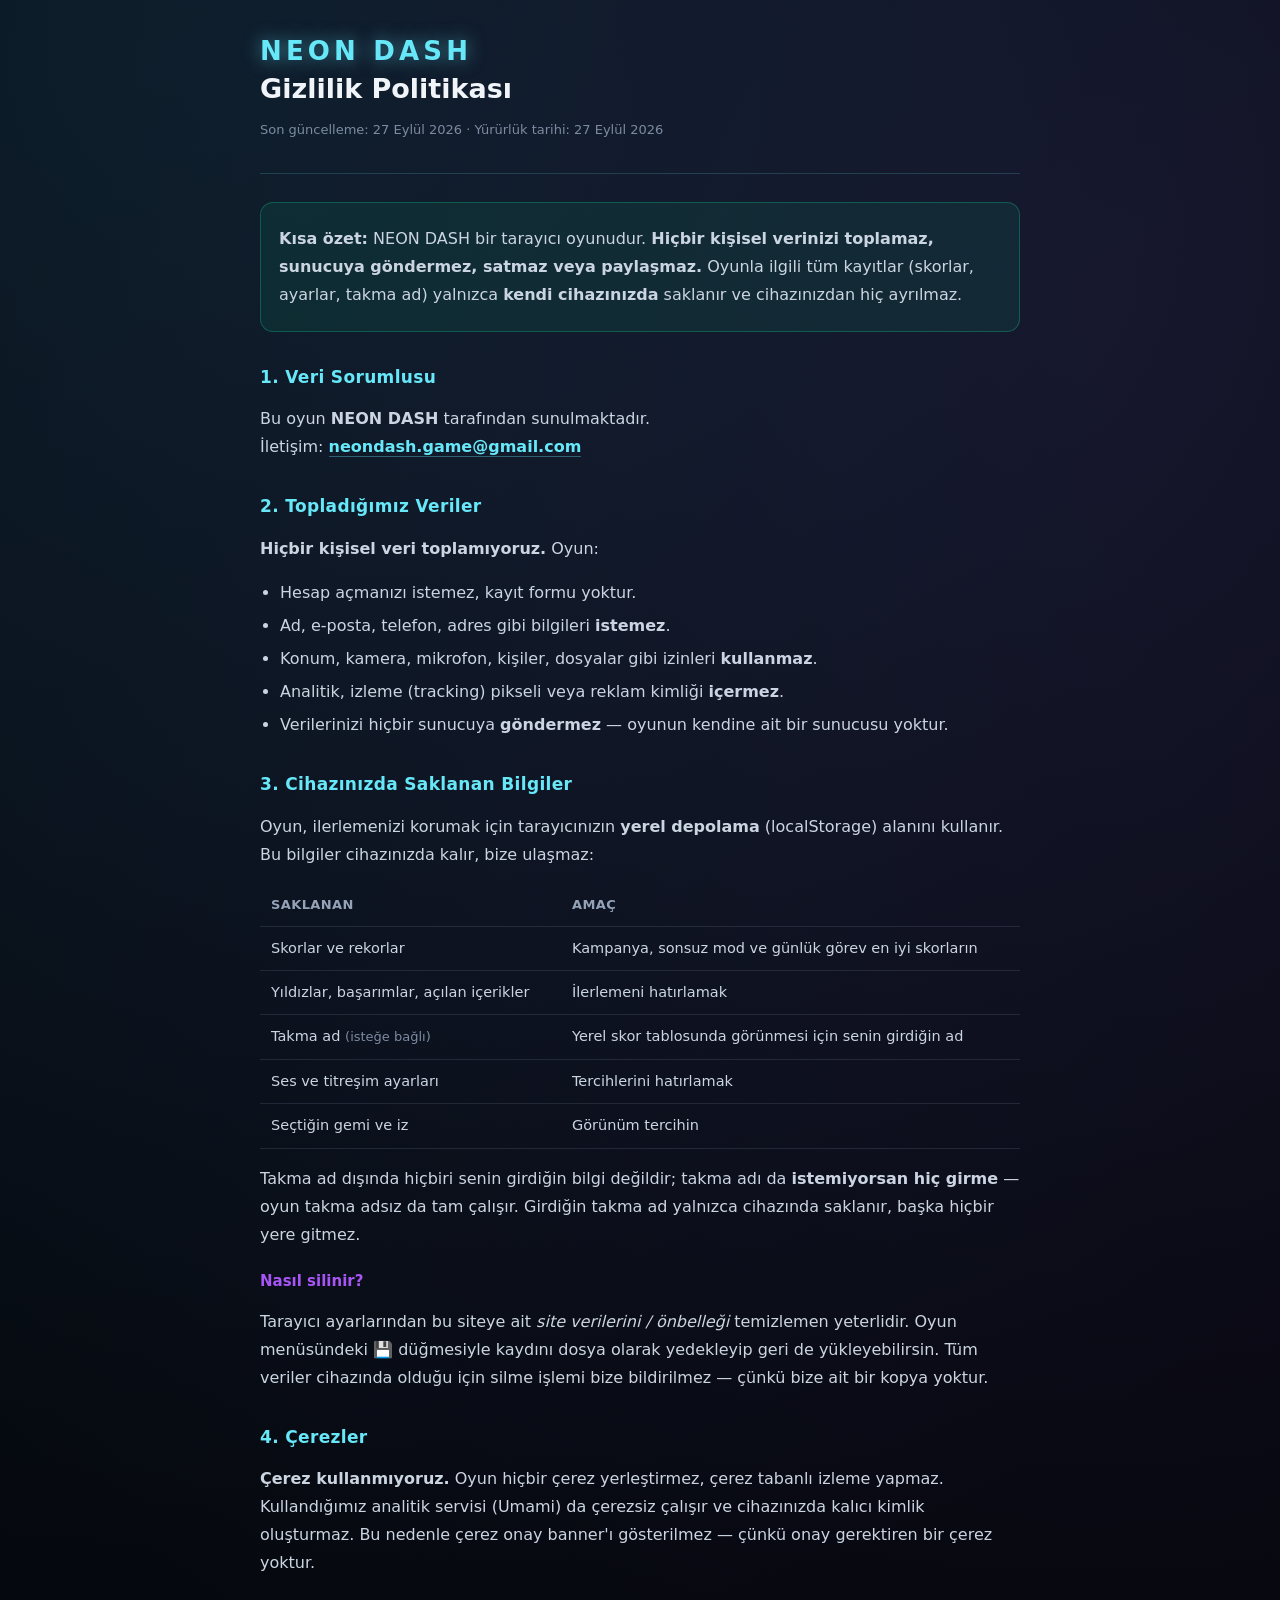
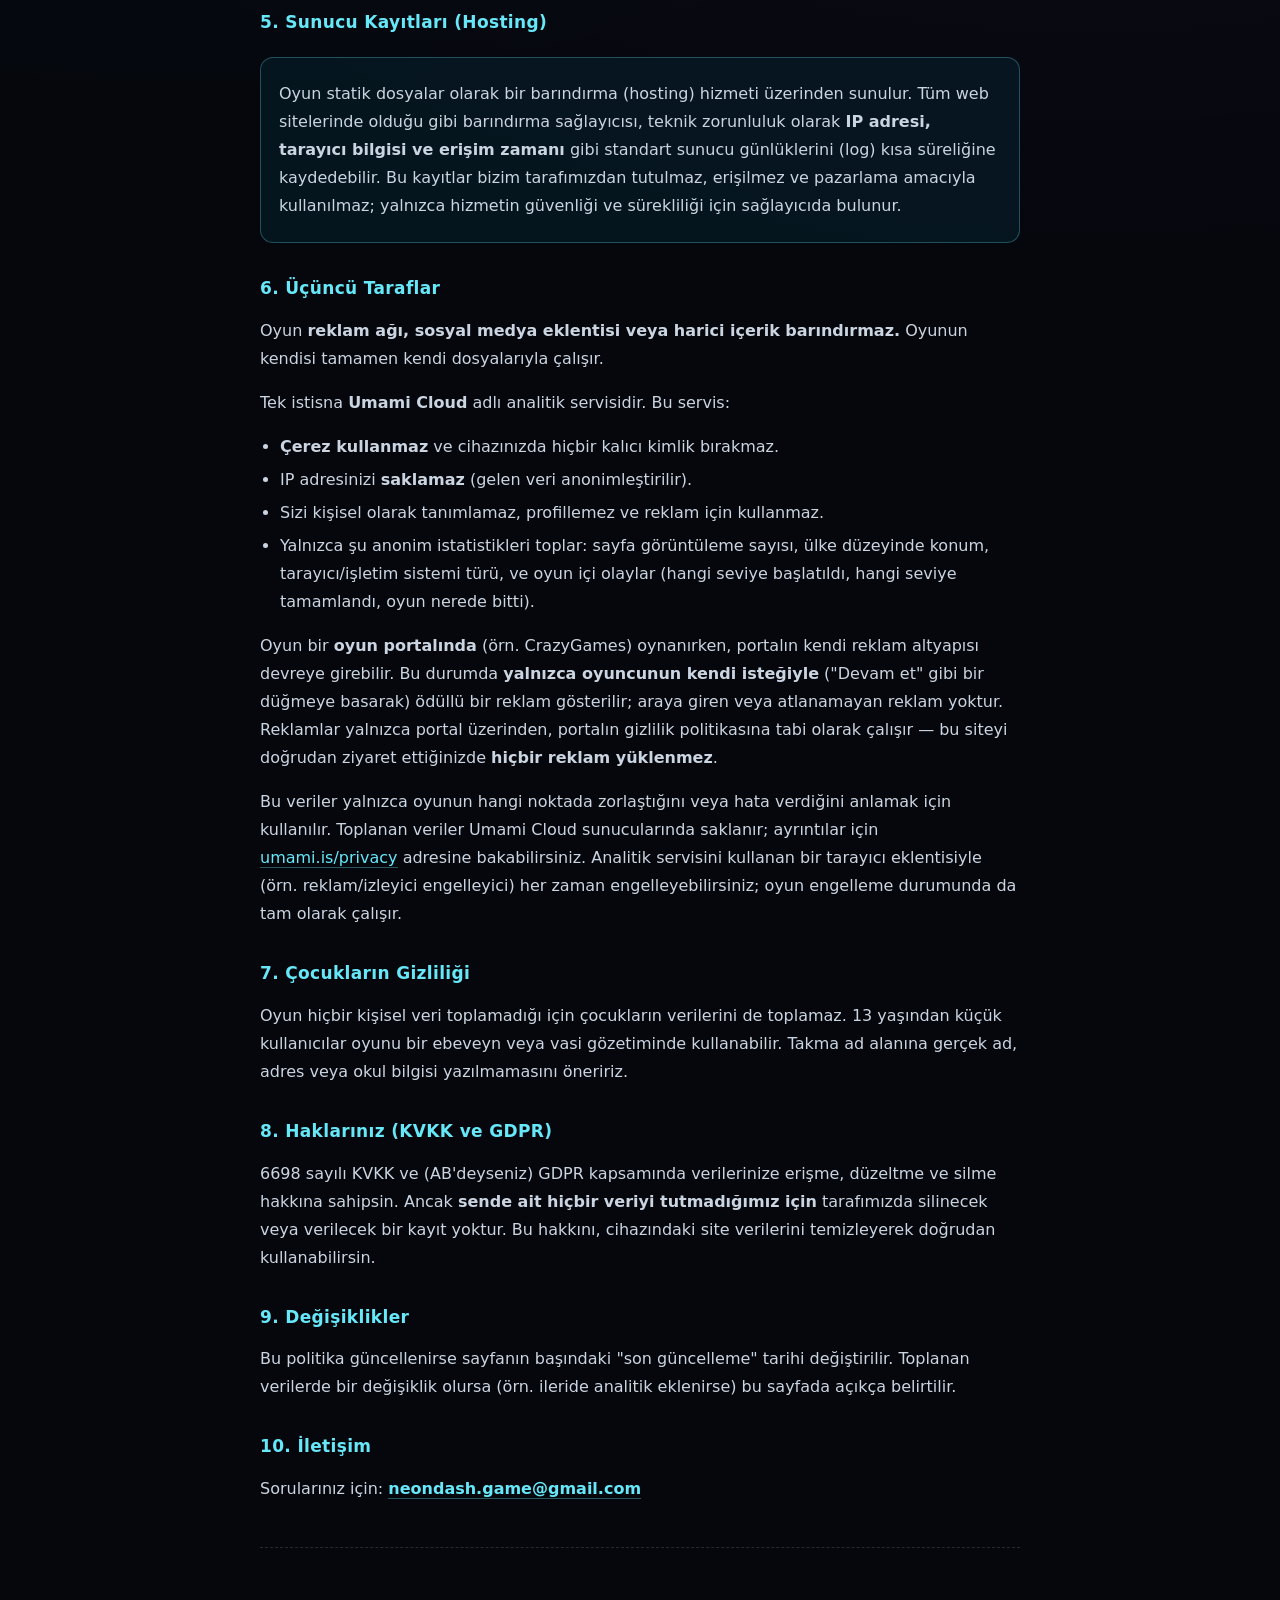
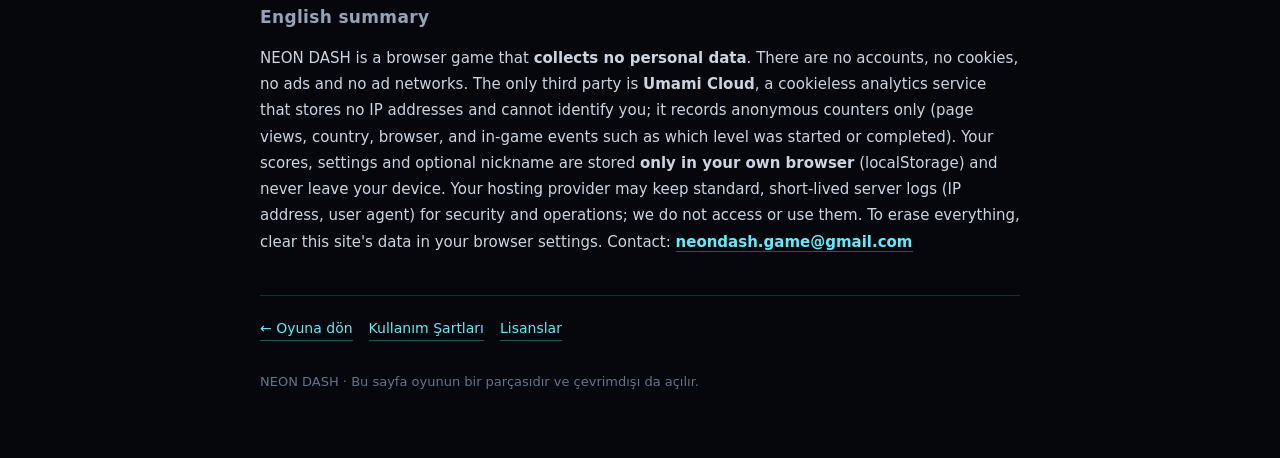
<file: gizlilik.html>
<!doctype html>
<html lang="tr">
<head>
<meta charset="utf-8">
<meta name="viewport" content="width=device-width,initial-scale=1,viewport-fit=cover">
<title>Gizlilik Politikası — NEON DASH</title>
<meta name="description" content="NEON DASH gizlilik politikası: hangi veriler cihazınızda saklanır, neler toplanmaz.">
<meta name="theme-color" content="#05070d">
<link rel="icon" href="./favicon.svg" type="image/svg+xml">
<link rel="apple-touch-icon" href="./icon-512.png">
<style>
:root{color-scheme:dark}
*{box-sizing:border-box}
body{margin:0;background:#05070d;color:#cbd5e1;font:16px/1.75 system-ui,-apple-system,Segoe UI,Roboto,sans-serif;
  padding:0 18px 64px;background-image:radial-gradient(circle at 15% 0%,rgba(34,211,238,.10),transparent 45%),
  radial-gradient(circle at 85% 8%,rgba(168,85,247,.10),transparent 45%);background-repeat:no-repeat}
.wrap{max-width:760px;margin:0 auto}
header{padding:38px 0 18px;border-bottom:1px solid rgba(103,232,249,.18);margin-bottom:28px}
.logo{font:800 26px/1 system-ui,sans-serif;letter-spacing:.16em;color:#67e8f9;text-shadow:0 0 18px rgba(103,232,249,.55);margin:0 0 8px}
h1{font:800 27px/1.25 system-ui,sans-serif;color:#f1f5f9;margin:0 0 6px}
h2{font:700 17px/1.4 system-ui,sans-serif;color:#67e8f9;margin:34px 0 10px;letter-spacing:.02em}
h3{font:700 15px/1.4 system-ui,sans-serif;color:#a855f7;margin:22px 0 6px}
p,li{color:#cbd5e1}
ul{padding-left:20px}
li{margin:5px 0}
a{color:#67e8f9;text-decoration:none;border-bottom:1px solid rgba(103,232,249,.35)}
a:hover{border-bottom-color:#67e8f9}
.meta{font-size:13px;color:#7c8ba1}
.box{background:rgba(14,116,144,.13);border:1px solid rgba(103,232,249,.28);border-radius:13px;padding:16px 18px;margin:22px 0}
.box.ok{background:rgba(16,185,129,.10);border-color:rgba(16,185,129,.35)}
.box.warn{background:rgba(236,72,153,.10);border-color:rgba(236,72,153,.32)}
.box p{margin:6px 0}
code{background:rgba(148,163,184,.14);padding:2px 6px;border-radius:5px;font-size:13.5px;color:#e2e8f0}
table{width:100%;border-collapse:collapse;margin:14px 0;font-size:14.5px}
th,td{text-align:left;padding:9px 11px;border-bottom:1px solid rgba(148,163,184,.16);vertical-align:top}
th{color:#94a3b8;font-weight:600;font-size:13px;letter-spacing:.03em;text-transform:uppercase}
nav{margin-top:40px;padding-top:20px;border-top:1px solid rgba(103,232,249,.18);display:flex;flex-wrap:wrap;gap:16px;font-size:14px}
footer{margin-top:30px;font-size:13px;color:#64748b}
.en{margin-top:44px;padding-top:24px;border-top:1px dashed rgba(148,163,184,.22);font-size:15px;color:#94a3b8}
.en h2{color:#94a3b8}
</style>
</head>
<body>
<div class="wrap">

<header>
  <p class="logo">NEON DASH</p>
  <h1>Gizlilik Politikası</h1>
  <p class="meta">Son güncelleme: 27 Eylül 2026 · Yürürlük tarihi: 27 Eylül 2026</p>
</header>

<div class="box ok">
  <p><strong>Kısa özet:</strong> NEON DASH bir tarayıcı oyunudur. <strong>Hiçbir kişisel verinizi toplamaz,
  sunucuya göndermez, satmaz veya paylaşmaz.</strong> Oyunla ilgili tüm kayıtlar (skorlar, ayarlar, takma ad)
  yalnızca <strong>kendi cihazınızda</strong> saklanır ve cihazınızdan hiç ayrılmaz.</p>
</div>

<h2>1. Veri Sorumlusu</h2>
<p>Bu oyun <strong>NEON DASH</strong> tarafından sunulmaktadır.<br>
İletişim: <strong><a href="mailto:neondash.game@gmail.com">neondash.game@gmail.com</a></strong></p>

<h2>2. Topladığımız Veriler</h2>
<p><strong>Hiçbir kişisel veri toplamıyoruz.</strong> Oyun:</p>
<ul>
  <li>Hesap açmanızı istemez, kayıt formu yoktur.</li>
  <li>Ad, e-posta, telefon, adres gibi bilgileri <strong>istemez</strong>.</li>
  <li>Konum, kamera, mikrofon, kişiler, dosyalar gibi izinleri <strong>kullanmaz</strong>.</li>
  <li>Analitik, izleme (tracking) pikseli veya reklam kimliği <strong>içermez</strong>.</li>
  <li>Verilerinizi hiçbir sunucuya <strong>göndermez</strong> — oyunun kendine ait bir sunucusu yoktur.</li>
</ul>

<h2>3. Cihazınızda Saklanan Bilgiler</h2>
<p>Oyun, ilerlemenizi korumak için tarayıcınızın <strong>yerel depolama</strong> (localStorage) alanını kullanır.
Bu bilgiler cihazınızda kalır, bize ulaşmaz:</p>

<table>
  <tr><th>Saklanan</th><th>Amaç</th></tr>
  <tr><td>Skorlar ve rekorlar</td><td>Kampanya, sonsuz mod ve günlük görev en iyi skorların</td></tr>
  <tr><td>Yıldızlar, başarımlar, açılan içerikler</td><td>İlerlemeni hatırlamak</td></tr>
  <tr><td>Takma ad <span class="meta">(isteğe bağlı)</span></td><td>Yerel skor tablosunda görünmesi için senin girdiğin ad</td></tr>
  <tr><td>Ses ve titreşim ayarları</td><td>Tercihlerini hatırlamak</td></tr>
  <tr><td>Seçtiğin gemi ve iz</td><td>Görünüm tercihin</td></tr>
</table>

<p>Takma ad dışında hiçbiri senin girdiğin bilgi değildir; takma adı da <strong>istemiyorsan hiç girme</strong> —
oyun takma adsız da tam çalışır. Girdiğin takma ad yalnızca cihazında saklanır, başka hiçbir yere gitmez.</p>

<h3>Nasıl silinir?</h3>
<p>Tarayıcı ayarlarından bu siteye ait <em>site verilerini / önbelleği</em> temizlemen yeterlidir.
Oyun menüsündeki <strong>💾</strong> düğmesiyle kaydını dosya olarak yedekleyip geri de yükleyebilirsin.
Tüm veriler cihazında olduğu için silme işlemi bize bildirilmez — çünkü bize ait bir kopya yoktur.</p>

<h2>4. Çerezler</h2>
<p><strong>Çerez kullanmıyoruz.</strong> Oyun hiçbir çerez yerleştirmez, çerez tabanlı izleme yapmaz.
Kullandığımız analitik servisi (Umami) da çerezsiz çalışır ve cihazınızda kalıcı kimlik oluşturmaz.
Bu nedenle çerez onay banner'ı gösterilmez — çünkü onay gerektiren bir çerez yoktur.</p>

<h2>5. Sunucu Kayıtları (Hosting)</h2>
<div class="box">
  <p>Oyun statik dosyalar olarak bir barındırma (hosting) hizmeti üzerinden sunulur. Tüm web sitelerinde olduğu gibi
  barındırma sağlayıcısı, teknik zorunluluk olarak <strong>IP adresi, tarayıcı bilgisi ve erişim zamanı</strong> gibi
  standart sunucu günlüklerini (log) kısa süreliğine kaydedebilir. Bu kayıtlar bizim tarafımızdan tutulmaz,
  erişilmez ve pazarlama amacıyla kullanılmaz; yalnızca hizmetin güvenliği ve sürekliliği için sağlayıcıda bulunur.</p>
</div>

<h2>6. Üçüncü Taraflar</h2>
<p>Oyun <strong>reklam ağı, sosyal medya eklentisi veya harici içerik barındırmaz.</strong> Oyunun
kendisi tamamen kendi dosyalarıyla çalışır.</p>
<p>Tek istisna <strong>Umami Cloud</strong> adlı analitik servisidir. Bu servis:</p>
<ul>
  <li><strong>Çerez kullanmaz</strong> ve cihazınızda hiçbir kalıcı kimlik bırakmaz.</li>
  <li>IP adresinizi <strong>saklamaz</strong> (gelen veri anonimleştirilir).</li>
  <li>Sizi kişisel olarak tanımlamaz, profillemez ve reklam için kullanmaz.</li>
  <li>Yalnızca şu anonim istatistikleri toplar: sayfa görüntüleme sayısı, ülke düzeyinde konum,
    tarayıcı/işletim sistemi türü, ve oyun içi olaylar (hangi seviye başlatıldı, hangi seviye
    tamamlandı, oyun nerede bitti).</li>
</ul>
<p>Oyun bir <strong>oyun portalında</strong> (örn. CrazyGames) oynanırken, portalın kendi reklam altyapısı
devreye girebilir. Bu durumda <strong>yalnızca oyuncunun kendi isteğiyle</strong> ("Devam et" gibi bir
düğmeye basarak) ödüllü bir reklam gösterilir; araya giren veya atlanamayan reklam yoktur.
Reklamlar yalnızca portal üzerinden, portalın gizlilik politikasına tabi olarak çalışır —
bu siteyi doğrudan ziyaret ettiğinizde <strong>hiçbir reklam yüklenmez</strong>.</p>
<p>Bu veriler yalnızca oyunun hangi noktada zorlaştığını veya hata verdiğini anlamak için kullanılır.
Toplanan veriler Umami Cloud sunucularında saklanır; ayrıntılar için
<a href="https://umami.is/privacy" target="_blank" rel="noopener">umami.is/privacy</a> adresine bakabilirsiniz.
Analitik servisini kullanan bir tarayıcı eklentisiyle (örn. reklam/izleyici engelleyici) her zaman
engelleyebilirsiniz; oyun engelleme durumunda da tam olarak çalışır.</p>

<h2>7. Çocukların Gizliliği</h2>
<p>Oyun hiçbir kişisel veri toplamadığı için çocukların verilerini de toplamaz. 13 yaşından küçük kullanıcılar
oyunu bir ebeveyn veya vasi gözetiminde kullanabilir. Takma ad alanına gerçek ad, adres veya okul bilgisi
yazılmamasını öneririz.</p>

<h2>8. Haklarınız (KVKK ve GDPR)</h2>
<p>6698 sayılı KVKK ve (AB'deyseniz) GDPR kapsamında verilerinize erişme, düzeltme ve silme hakkına sahipsin.
Ancak <strong>sende ait hiçbir veriyi tutmadığımız için</strong> tarafımızda silinecek veya verilecek bir kayıt yoktur.
Bu hakkını, cihazındaki site verilerini temizleyerek doğrudan kullanabilirsin.</p>

<h2>9. Değişiklikler</h2>
<p>Bu politika güncellenirse sayfanın başındaki "son güncelleme" tarihi değiştirilir. Toplanan verilerde
bir değişiklik olursa (örn. ileride analitik eklenirse) bu sayfada açıkça belirtilir.</p>

<h2>10. İletişim</h2>
<p>Sorularınız için: <strong><a href="mailto:neondash.game@gmail.com">neondash.game@gmail.com</a></strong></p>

<div class="en">
  <h2>English summary</h2>
  <p>NEON DASH is a browser game that <strong>collects no personal data</strong>. There are no accounts,
  no cookies, no ads and no ad networks. The only third party is <strong>Umami Cloud</strong>, a cookieless
  analytics service that stores no IP addresses and cannot identify you; it records anonymous counters only
  (page views, country, browser, and in-game events such as which level was started or completed).
  Your scores, settings and optional nickname
  are stored <strong>only in your own browser</strong> (localStorage) and never leave your device. Your hosting
  provider may keep standard, short-lived server logs (IP address, user agent) for security and operations;
  we do not access or use them. To erase everything, clear this site's data in your browser settings.
  Contact: <strong><a href="mailto:neondash.game@gmail.com">neondash.game@gmail.com</a></strong></p>
</div>

<nav>
  <a href="./index.html">← Oyuna dön</a>
  <a href="./sartlar.html">Kullanım Şartları</a>
  <a href="./lisanslar.html">Lisanslar</a>
</nav>
<footer>NEON DASH · Bu sayfa oyunun bir parçasıdır ve çevrimdışı da açılır.</footer>

</div>
</body>
</html>
</file>
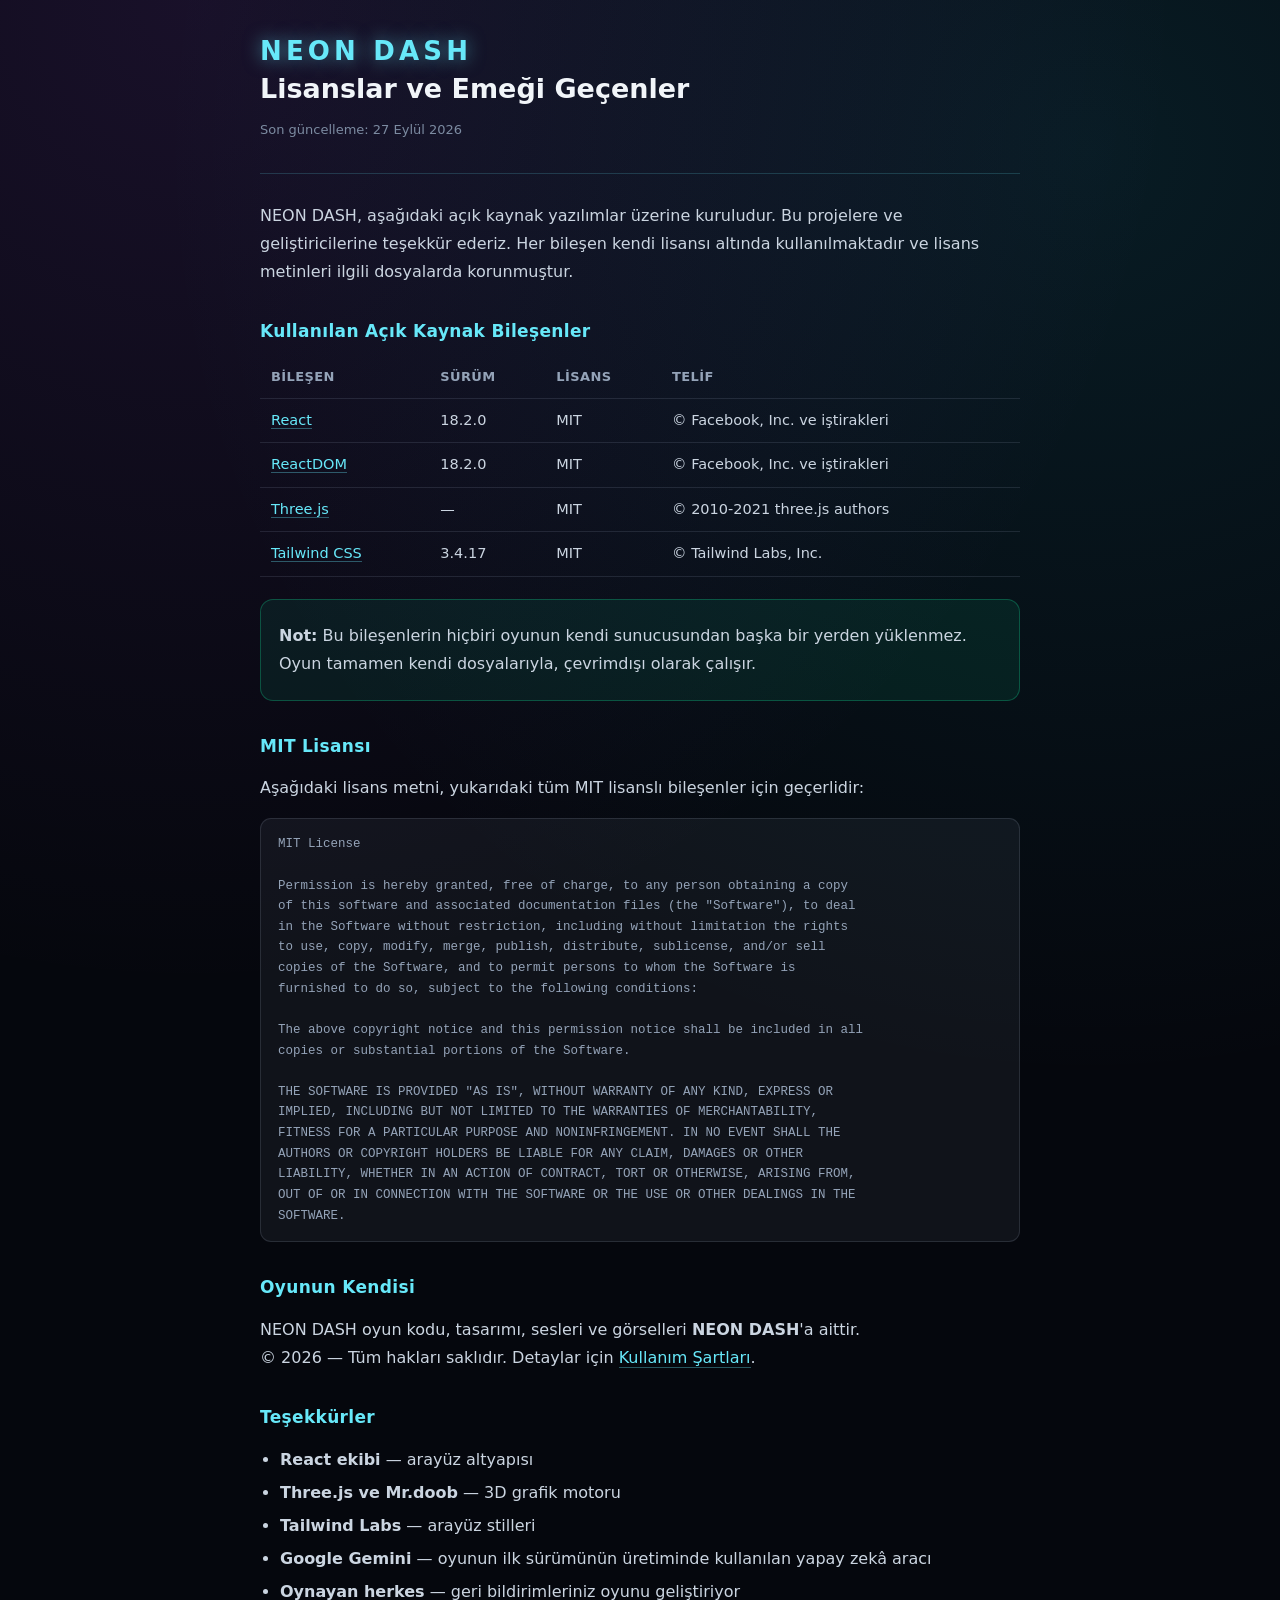
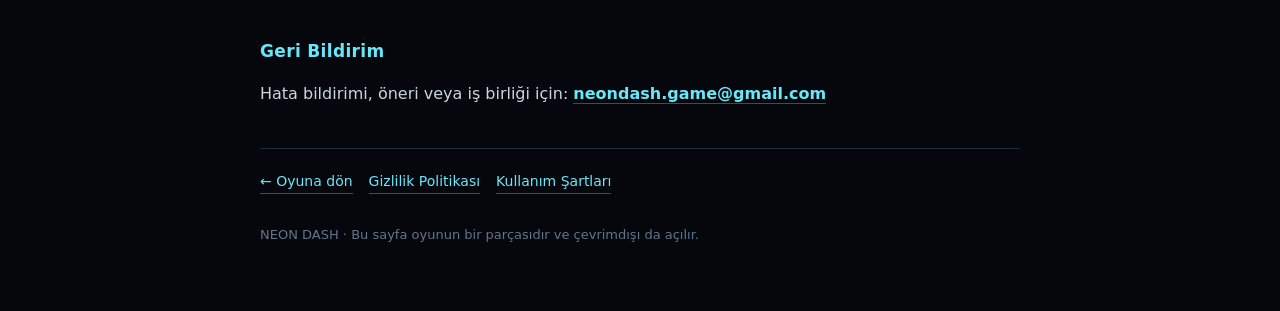
<file: lisanslar.html>
<!doctype html>
<html lang="tr">
<head>
<meta charset="utf-8">
<meta name="viewport" content="width=device-width,initial-scale=1,viewport-fit=cover">
<title>Lisanslar ve Emeği Geçenler — NEON DASH</title>
<meta name="description" content="NEON DASH içinde kullanılan açık kaynak yazılımların lisansları ve katkıda bulunanlar.">
<meta name="theme-color" content="#05070d">
<link rel="icon" href="./favicon.svg" type="image/svg+xml">
<link rel="apple-touch-icon" href="./icon-512.png">
<style>
:root{color-scheme:dark}
*{box-sizing:border-box}
body{margin:0;background:#05070d;color:#cbd5e1;font:16px/1.75 system-ui,-apple-system,Segoe UI,Roboto,sans-serif;
  padding:0 18px 64px;background-image:radial-gradient(circle at 15% 0%,rgba(168,85,247,.12),transparent 45%),
  radial-gradient(circle at 85% 8%,rgba(34,211,238,.10),transparent 45%);background-repeat:no-repeat}
.wrap{max-width:760px;margin:0 auto}
header{padding:38px 0 18px;border-bottom:1px solid rgba(103,232,249,.18);margin-bottom:28px}
.logo{font:800 26px/1 system-ui,sans-serif;letter-spacing:.16em;color:#67e8f9;text-shadow:0 0 18px rgba(103,232,249,.55);margin:0 0 8px}
h1{font:800 27px/1.25 system-ui,sans-serif;color:#f1f5f9;margin:0 0 6px}
h2{font:700 17px/1.4 system-ui,sans-serif;color:#67e8f9;margin:34px 0 10px;letter-spacing:.02em}
p,li{color:#cbd5e1}
ul{padding-left:20px}
li{margin:5px 0}
a{color:#67e8f9;text-decoration:none;border-bottom:1px solid rgba(103,232,249,.35)}
a:hover{border-bottom-color:#67e8f9}
.meta{font-size:13px;color:#7c8ba1}
.box{background:rgba(14,116,144,.13);border:1px solid rgba(103,232,249,.28);border-radius:13px;padding:16px 18px;margin:22px 0}
.box.ok{background:rgba(16,185,129,.10);border-color:rgba(16,185,129,.35)}
.box p{margin:6px 0}
code{background:rgba(148,163,184,.14);padding:2px 6px;border-radius:5px;font-size:13.5px;color:#e2e8f0}
pre{background:rgba(148,163,184,.08);border:1px solid rgba(148,163,184,.18);border-radius:11px;
  padding:15px 17px;overflow-x:auto;font:12.5px/1.65 ui-monospace,SFMono-Regular,Menlo,Consolas,monospace;color:#94a3b8}
table{width:100%;border-collapse:collapse;margin:14px 0;font-size:14.5px}
th,td{text-align:left;padding:9px 11px;border-bottom:1px solid rgba(148,163,184,.16);vertical-align:top}
th{color:#94a3b8;font-weight:600;font-size:13px;letter-spacing:.03em;text-transform:uppercase}
nav{margin-top:40px;padding-top:20px;border-top:1px solid rgba(103,232,249,.18);display:flex;flex-wrap:wrap;gap:16px;font-size:14px}
footer{margin-top:30px;font-size:13px;color:#64748b}
</style>
</head>
<body>
<div class="wrap">

<header>
  <p class="logo">NEON DASH</p>
  <h1>Lisanslar ve Emeği Geçenler</h1>
  <p class="meta">Son güncelleme: 27 Eylül 2026</p>
</header>

<p>NEON DASH, aşağıdaki açık kaynak yazılımlar üzerine kuruludur. Bu projelere ve geliştiricilerine
teşekkür ederiz. Her bileşen kendi lisansı altında kullanılmaktadır ve lisans metinleri ilgili dosyalarda
korunmuştur.</p>

<h2>Kullanılan Açık Kaynak Bileşenler</h2>

<table>
  <tr><th>Bileşen</th><th>Sürüm</th><th>Lisans</th><th>Telif</th></tr>
  <tr>
    <td><a href="https://react.dev" target="_blank" rel="noopener noreferrer">React</a></td>
    <td>18.2.0</td><td>MIT</td><td>© Facebook, Inc. ve iştirakleri</td>
  </tr>
  <tr>
    <td><a href="https://react.dev" target="_blank" rel="noopener noreferrer">ReactDOM</a></td>
    <td>18.2.0</td><td>MIT</td><td>© Facebook, Inc. ve iştirakleri</td>
  </tr>
  <tr>
    <td><a href="https://threejs.org" target="_blank" rel="noopener noreferrer">Three.js</a></td>
    <td>—</td><td>MIT</td><td>© 2010-2021 three.js authors</td>
  </tr>
  <tr>
    <td><a href="https://tailwindcss.com" target="_blank" rel="noopener noreferrer">Tailwind CSS</a></td>
    <td>3.4.17</td><td>MIT</td><td>© Tailwind Labs, Inc.</td>
  </tr>
</table>

<div class="box ok">
  <p><strong>Not:</strong> Bu bileşenlerin hiçbiri oyunun kendi sunucusundan başka bir yerden yüklenmez.
  Oyun tamamen kendi dosyalarıyla, çevrimdışı olarak çalışır.</p>
</div>

<h2>MIT Lisansı</h2>
<p>Aşağıdaki lisans metni, yukarıdaki tüm MIT lisanslı bileşenler için geçerlidir:</p>
<pre>MIT License

Permission is hereby granted, free of charge, to any person obtaining a copy
of this software and associated documentation files (the "Software"), to deal
in the Software without restriction, including without limitation the rights
to use, copy, modify, merge, publish, distribute, sublicense, and/or sell
copies of the Software, and to permit persons to whom the Software is
furnished to do so, subject to the following conditions:

The above copyright notice and this permission notice shall be included in all
copies or substantial portions of the Software.

THE SOFTWARE IS PROVIDED "AS IS", WITHOUT WARRANTY OF ANY KIND, EXPRESS OR
IMPLIED, INCLUDING BUT NOT LIMITED TO THE WARRANTIES OF MERCHANTABILITY,
FITNESS FOR A PARTICULAR PURPOSE AND NONINFRINGEMENT. IN NO EVENT SHALL THE
AUTHORS OR COPYRIGHT HOLDERS BE LIABLE FOR ANY CLAIM, DAMAGES OR OTHER
LIABILITY, WHETHER IN AN ACTION OF CONTRACT, TORT OR OTHERWISE, ARISING FROM,
OUT OF OR IN CONNECTION WITH THE SOFTWARE OR THE USE OR OTHER DEALINGS IN THE
SOFTWARE.</pre>

<h2>Oyunun Kendisi</h2>
<p>NEON DASH oyun kodu, tasarımı, sesleri ve görselleri <strong>NEON DASH</strong>'a aittir.<br>
© 2026 — Tüm hakları saklıdır. Detaylar için <a href="./sartlar.html">Kullanım Şartları</a>.</p>

<h2>Teşekkürler</h2>
<ul>
  <li><strong>React ekibi</strong> — arayüz altyapısı</li>
  <li><strong>Three.js ve Mr.doob</strong> — 3D grafik motoru</li>
  <li><strong>Tailwind Labs</strong> — arayüz stilleri</li>
  <li><strong>Google Gemini</strong> — oyunun ilk sürümünün üretiminde kullanılan yapay zekâ aracı</li>
  <li><strong>Oynayan herkes</strong> — geri bildirimleriniz oyunu geliştiriyor</li>
</ul>

<h2>Geri Bildirim</h2>
<p>Hata bildirimi, öneri veya iş birliği için: <strong><a href="mailto:neondash.game@gmail.com">neondash.game@gmail.com</a></strong></p>

<nav>
  <a href="./index.html">← Oyuna dön</a>
  <a href="./gizlilik.html">Gizlilik Politikası</a>
  <a href="./sartlar.html">Kullanım Şartları</a>
</nav>
<footer>NEON DASH · Bu sayfa oyunun bir parçasıdır ve çevrimdışı da açılır.</footer>

</div>
</body>
</html>
</file>
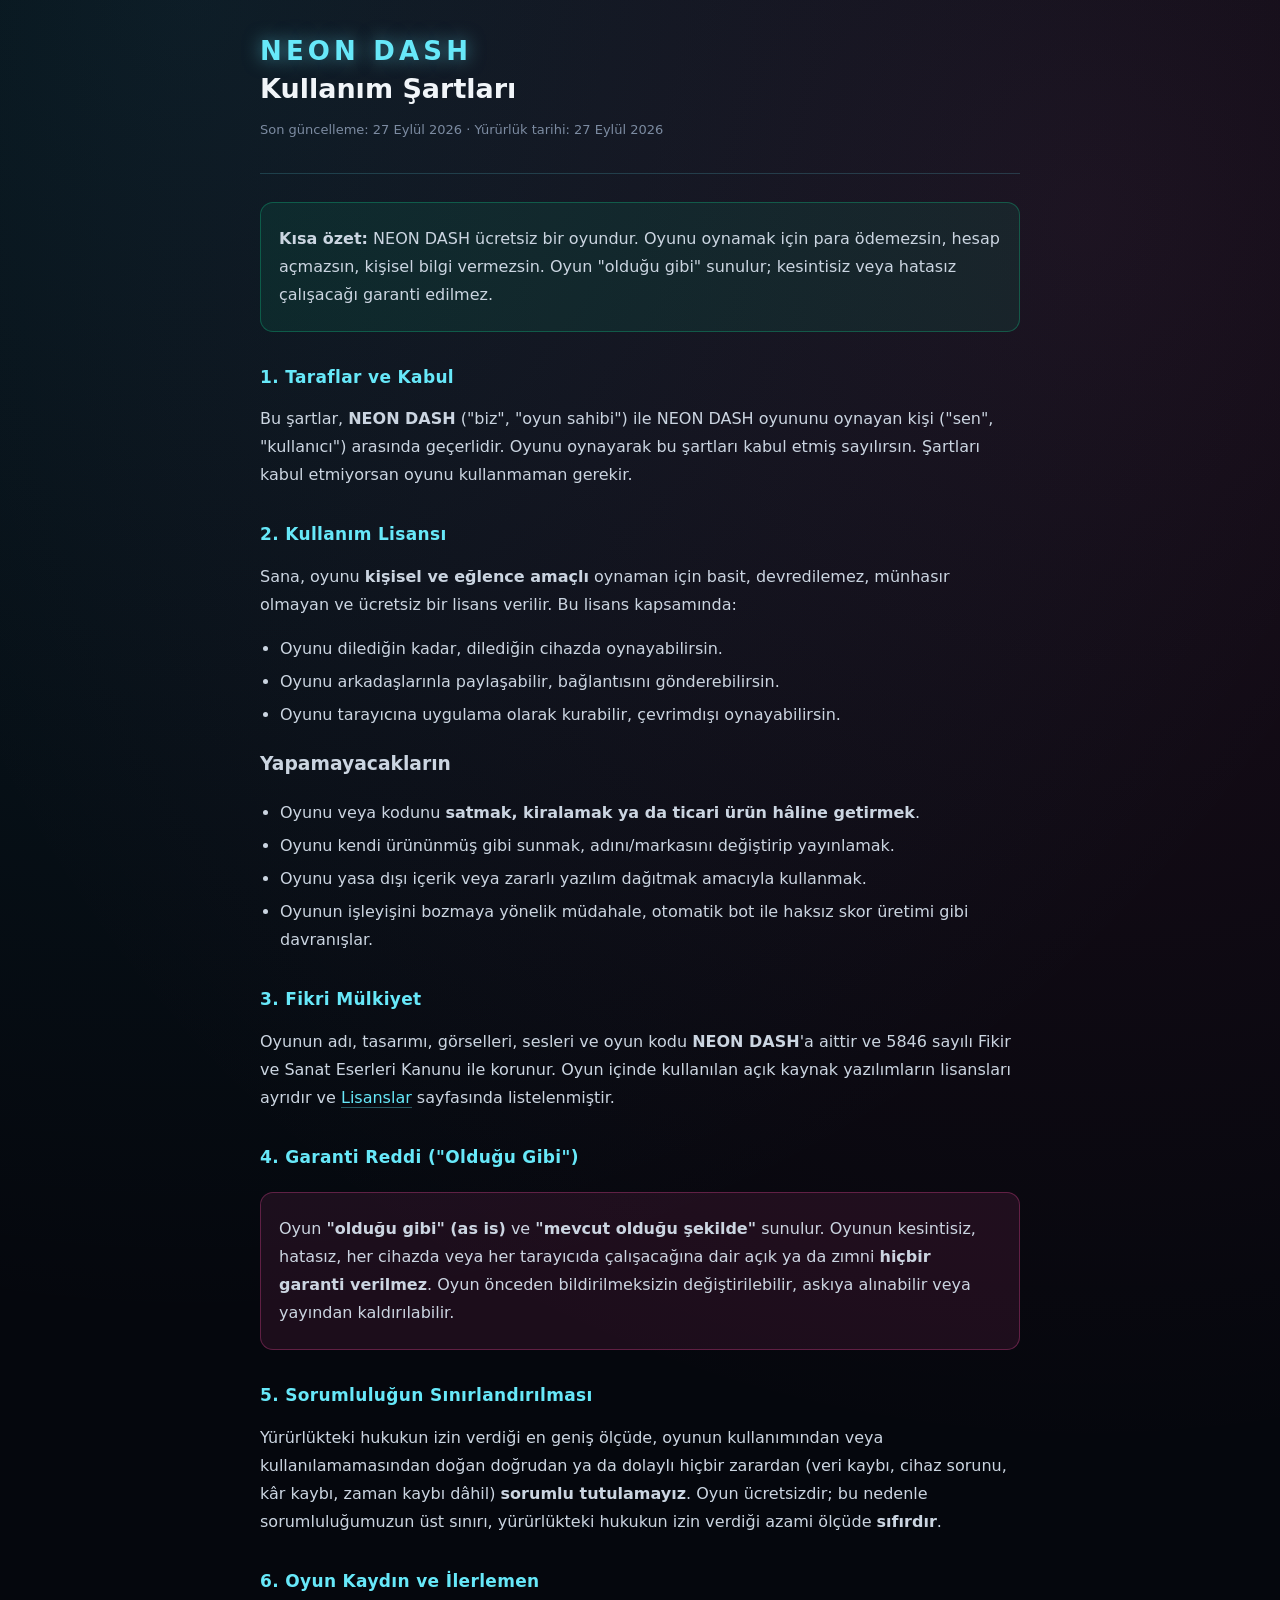
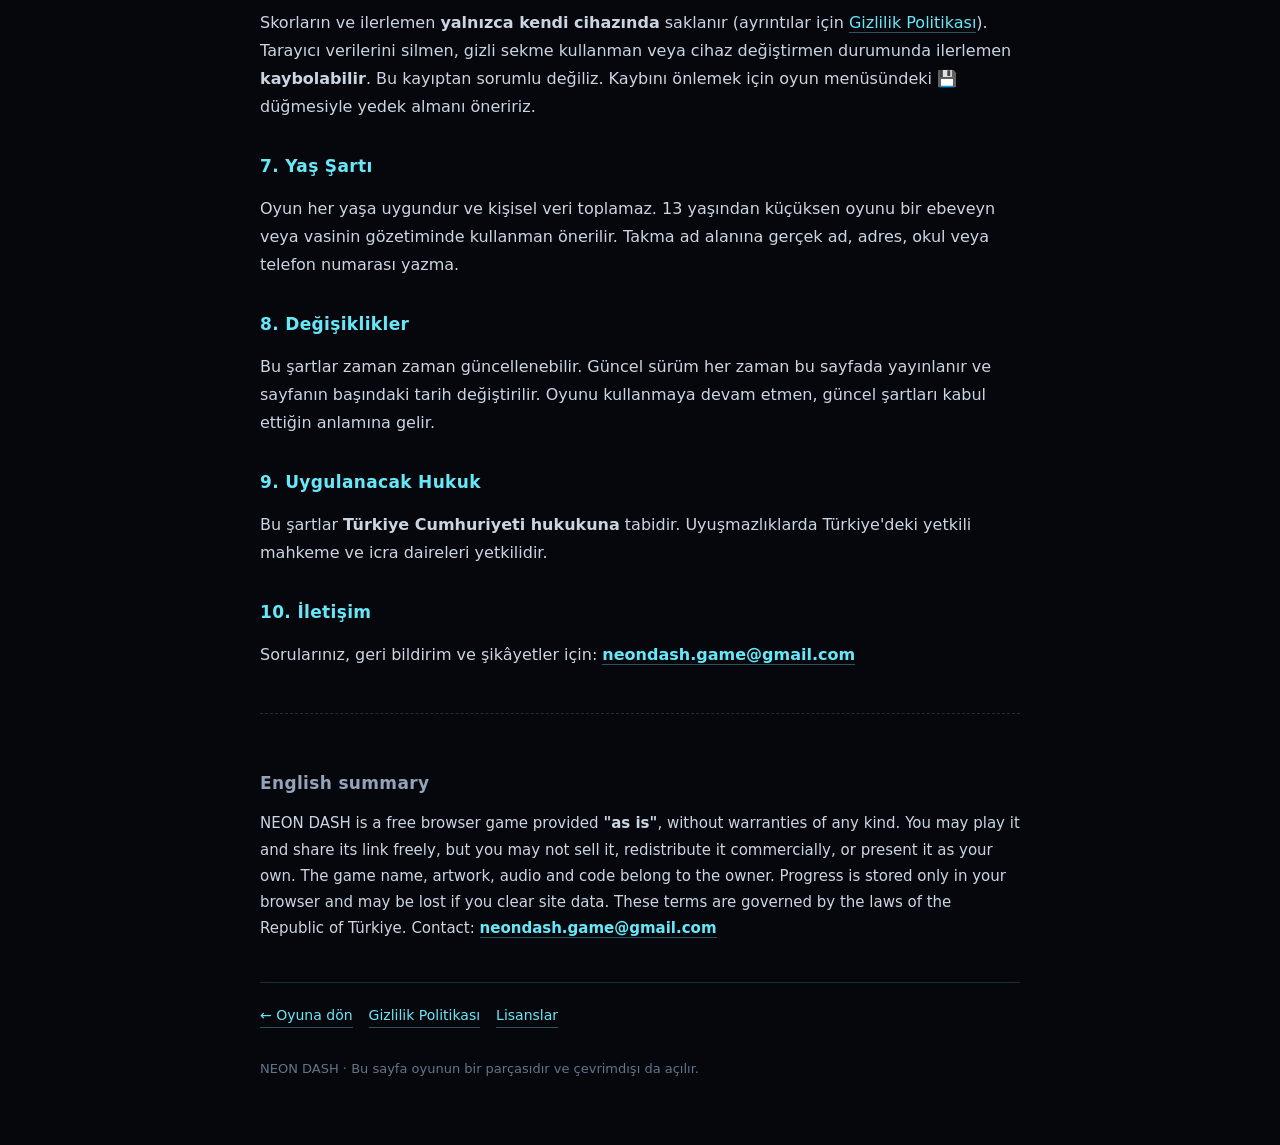
<file: sartlar.html>
<!doctype html>
<html lang="tr">
<head>
<meta charset="utf-8">
<meta name="viewport" content="width=device-width,initial-scale=1,viewport-fit=cover">
<title>Kullanım Şartları — NEON DASH</title>
<meta name="description" content="NEON DASH kullanım şartları ve sorumluluk reddi.">
<meta name="theme-color" content="#05070d">
<link rel="icon" href="./favicon.svg" type="image/svg+xml">
<link rel="apple-touch-icon" href="./icon-512.png">
<style>
:root{color-scheme:dark}
*{box-sizing:border-box}
body{margin:0;background:#05070d;color:#cbd5e1;font:16px/1.75 system-ui,-apple-system,Segoe UI,Roboto,sans-serif;
  padding:0 18px 64px;background-image:radial-gradient(circle at 15% 0%,rgba(34,211,238,.10),transparent 45%),
  radial-gradient(circle at 85% 8%,rgba(236,72,153,.10),transparent 45%);background-repeat:no-repeat}
.wrap{max-width:760px;margin:0 auto}
header{padding:38px 0 18px;border-bottom:1px solid rgba(103,232,249,.18);margin-bottom:28px}
.logo{font:800 26px/1 system-ui,sans-serif;letter-spacing:.16em;color:#67e8f9;text-shadow:0 0 18px rgba(103,232,249,.55);margin:0 0 8px}
h1{font:800 27px/1.25 system-ui,sans-serif;color:#f1f5f9;margin:0 0 6px}
h2{font:700 17px/1.4 system-ui,sans-serif;color:#67e8f9;margin:34px 0 10px;letter-spacing:.02em}
p,li{color:#cbd5e1}
ul{padding-left:20px}
li{margin:5px 0}
a{color:#67e8f9;text-decoration:none;border-bottom:1px solid rgba(103,232,249,.35)}
a:hover{border-bottom-color:#67e8f9}
.meta{font-size:13px;color:#7c8ba1}
.box{background:rgba(14,116,144,.13);border:1px solid rgba(103,232,249,.28);border-radius:13px;padding:16px 18px;margin:22px 0}
.box.ok{background:rgba(16,185,129,.10);border-color:rgba(16,185,129,.35)}
.box.warn{background:rgba(236,72,153,.10);border-color:rgba(236,72,153,.32)}
.box p{margin:6px 0}
nav{margin-top:40px;padding-top:20px;border-top:1px solid rgba(103,232,249,.18);display:flex;flex-wrap:wrap;gap:16px;font-size:14px}
footer{margin-top:30px;font-size:13px;color:#64748b}
.en{margin-top:44px;padding-top:24px;border-top:1px dashed rgba(148,163,184,.22);font-size:15px;color:#94a3b8}
.en h2{color:#94a3b8}
</style>
</head>
<body>
<div class="wrap">

<header>
  <p class="logo">NEON DASH</p>
  <h1>Kullanım Şartları</h1>
  <p class="meta">Son güncelleme: 27 Eylül 2026 · Yürürlük tarihi: 27 Eylül 2026</p>
</header>

<div class="box ok">
  <p><strong>Kısa özet:</strong> NEON DASH ücretsiz bir oyundur. Oyunu oynamak için para ödemezsin,
  hesap açmazsın, kişisel bilgi vermezsin. Oyun "olduğu gibi" sunulur; kesintisiz veya hatasız çalışacağı
  garanti edilmez.</p>
</div>

<h2>1. Taraflar ve Kabul</h2>
<p>Bu şartlar, <strong>NEON DASH</strong> ("biz", "oyun sahibi") ile NEON DASH oyununu oynayan
kişi ("sen", "kullanıcı") arasında geçerlidir. Oyunu oynayarak bu şartları kabul etmiş sayılırsın.
Şartları kabul etmiyorsan oyunu kullanmaman gerekir.</p>

<h2>2. Kullanım Lisansı</h2>
<p>Sana, oyunu <strong>kişisel ve eğlence amaçlı</strong> oynaman için basit, devredilemez, münhasır olmayan
ve ücretsiz bir lisans verilir. Bu lisans kapsamında:</p>
<ul>
  <li>Oyunu dilediğin kadar, dilediğin cihazda oynayabilirsin.</li>
  <li>Oyunu arkadaşlarınla paylaşabilir, bağlantısını gönderebilirsin.</li>
  <li>Oyunu tarayıcına uygulama olarak kurabilir, çevrimdışı oynayabilirsin.</li>
</ul>

<h3>Yapamayacakların</h3>
<ul>
  <li>Oyunu veya kodunu <strong>satmak, kiralamak ya da ticari ürün hâline getirmek</strong>.</li>
  <li>Oyunu kendi ürününmüş gibi sunmak, adını/markasını değiştirip yayınlamak.</li>
  <li>Oyunu yasa dışı içerik veya zararlı yazılım dağıtmak amacıyla kullanmak.</li>
  <li>Oyunun işleyişini bozmaya yönelik müdahale, otomatik bot ile haksız skor üretimi gibi davranışlar.</li>
</ul>

<h2>3. Fikri Mülkiyet</h2>
<p>Oyunun adı, tasarımı, görselleri, sesleri ve oyun kodu <strong>NEON DASH</strong>'a aittir
ve 5846 sayılı Fikir ve Sanat Eserleri Kanunu ile korunur. Oyun içinde kullanılan açık kaynak yazılımların
lisansları ayrıdır ve <a href="./lisanslar.html">Lisanslar</a> sayfasında listelenmiştir.</p>

<h2>4. Garanti Reddi ("Olduğu Gibi")</h2>
<div class="box warn">
  <p>Oyun <strong>"olduğu gibi" (as is)</strong> ve <strong>"mevcut olduğu şekilde"</strong> sunulur.
  Oyunun kesintisiz, hatasız, her cihazda veya her tarayıcıda çalışacağına dair açık ya da zımni
  <strong>hiçbir garanti verilmez</strong>. Oyun önceden bildirilmeksizin değiştirilebilir,
  askıya alınabilir veya yayından kaldırılabilir.</p>
</div>

<h2>5. Sorumluluğun Sınırlandırılması</h2>
<p>Yürürlükteki hukukun izin verdiği en geniş ölçüde, oyunun kullanımından veya kullanılamamasından doğan
doğrudan ya da dolaylı hiçbir zarardan (veri kaybı, cihaz sorunu, kâr kaybı, zaman kaybı dâhil)
<strong>sorumlu tutulamayız</strong>. Oyun ücretsizdir; bu nedenle sorumluluğumuzun üst sınırı,
yürürlükteki hukukun izin verdiği azami ölçüde <strong>sıfırdır</strong>.</p>

<h2>6. Oyun Kaydın ve İlerlemen</h2>
<p>Skorların ve ilerlemen <strong>yalnızca kendi cihazında</strong> saklanır (ayrıntılar için
<a href="./gizlilik.html">Gizlilik Politikası</a>). Tarayıcı verilerini silmen, gizli sekme kullanman
veya cihaz değiştirmen durumunda ilerlemen <strong>kaybolabilir</strong>. Bu kayıptan sorumlu değiliz.
Kaybını önlemek için oyun menüsündeki <strong>💾</strong> düğmesiyle yedek almanı öneririz.</p>

<h2>7. Yaş Şartı</h2>
<p>Oyun her yaşa uygundur ve kişisel veri toplamaz. 13 yaşından küçüksen oyunu bir ebeveyn veya vasinin
gözetiminde kullanman önerilir. Takma ad alanına gerçek ad, adres, okul veya telefon numarası yazma.</p>

<h2>8. Değişiklikler</h2>
<p>Bu şartlar zaman zaman güncellenebilir. Güncel sürüm her zaman bu sayfada yayınlanır ve
sayfanın başındaki tarih değiştirilir. Oyunu kullanmaya devam etmen, güncel şartları kabul ettiğin
anlamına gelir.</p>

<h2>9. Uygulanacak Hukuk</h2>
<p>Bu şartlar <strong>Türkiye Cumhuriyeti hukukuna</strong> tabidir. Uyuşmazlıklarda Türkiye'deki
yetkili mahkeme ve icra daireleri yetkilidir.</p>

<h2>10. İletişim</h2>
<p>Sorularınız, geri bildirim ve şikâyetler için: <strong><a href="mailto:neondash.game@gmail.com">neondash.game@gmail.com</a></strong></p>

<div class="en">
  <h2>English summary</h2>
  <p>NEON DASH is a free browser game provided <strong>"as is"</strong>, without warranties of any kind.
  You may play it and share its link freely, but you may not sell it, redistribute it commercially, or
  present it as your own. The game name, artwork, audio and code belong to the owner. Progress is stored
  only in your browser and may be lost if you clear site data. These terms are governed by the laws of
  the Republic of Türkiye. Contact: <strong><a href="mailto:neondash.game@gmail.com">neondash.game@gmail.com</a></strong></p>
</div>

<nav>
  <a href="./index.html">← Oyuna dön</a>
  <a href="./gizlilik.html">Gizlilik Politikası</a>
  <a href="./lisanslar.html">Lisanslar</a>
</nav>
<footer>NEON DASH · Bu sayfa oyunun bir parçasıdır ve çevrimdışı da açılır.</footer>

</div>
</body>
</html>
</file>
